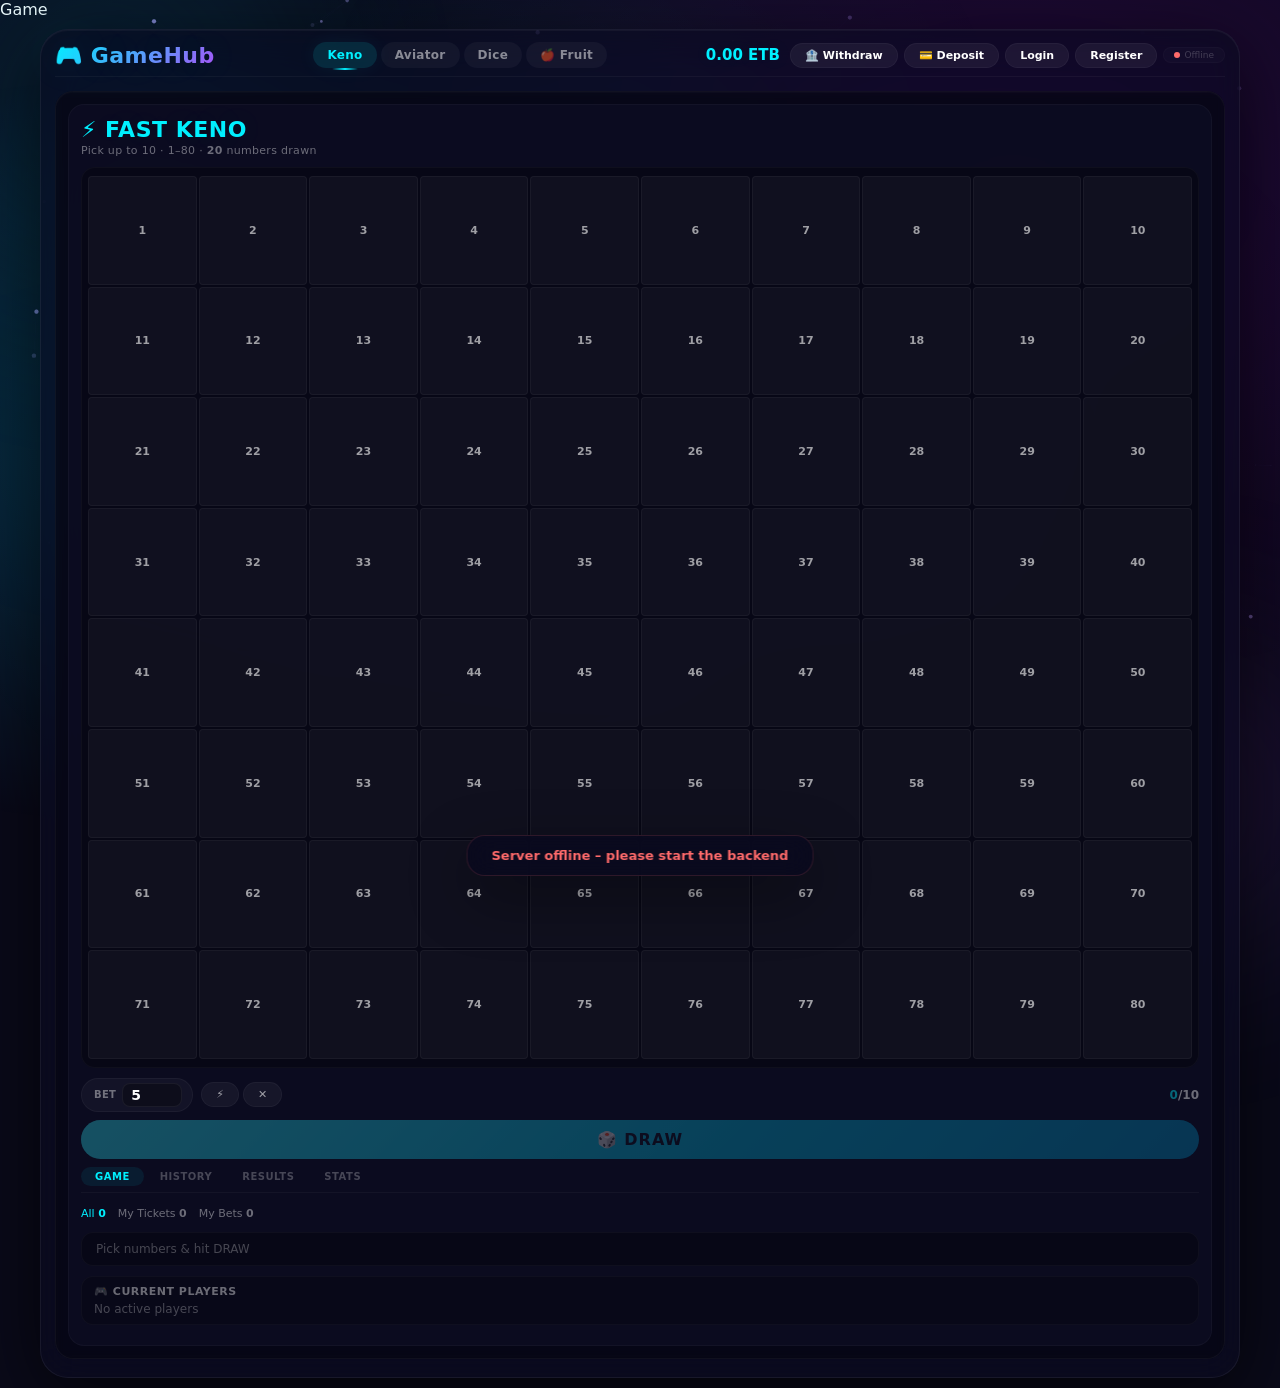
<file: index.html>
Game

<!DOCTYPE html>
<html lang="en">
<head>
    <meta charset="UTF-8" />
    <meta name="viewport" content="width=device-width, initial-scale=1.0, maximum-scale=1.0, user-scalable=no" />
    <title>🎮 GameHub – Multi‑Game Platform</title>
    <style>
        /* ── RESET & BASE ── */
        * {
            margin: 0;
            padding: 0;
            box-sizing: border-box;
        }

        html,
        body {
            width: 100%;
            min-height: 100vh;
            overflow-x: hidden;
            font-family: 'Inter', 'Segoe UI', system-ui, sans-serif;
            color: #fff;
        }

        body {
            background: #0a0a1a;
            position: relative;
        }

        #bg-canvas {
            position: fixed;
            top: 0;
            left: 0;
            width: 100%;
            height: 100%;
            z-index: 0;
            pointer-events: none;
        }

        .bg-overlay {
            position: fixed;
            top: 0;
            left: 0;
            width: 100%;
            height: 100%;
            z-index: 1;
            pointer-events: none;
            background:
                radial-gradient(ellipse at 20% 50%, rgba(0, 200, 255, 0.20) 0%, transparent 60%),
                radial-gradient(ellipse at 80% 20%, rgba(180, 0, 255, 0.15) 0%, transparent 50%),
                radial-gradient(ellipse at 50% 80%, rgba(255, 0, 200, 0.08) 0%, transparent 50%);
            animation: bgPulse 8s ease-in-out infinite alternate;
        }

        @keyframes bgPulse {
            0% {
                opacity: 0.6;
            }
            100% {
                opacity: 1;
            }
        }

        .bg-glow {
            position: fixed;
            top: 0;
            left: 0;
            width: 100%;
            height: 100%;
            z-index: 1;
            pointer-events: none;
            background:
                radial-gradient(circle at 30% 40%, rgba(0, 240, 255, 0.08) 0%, transparent 50%),
                radial-gradient(circle at 70% 60%, rgba(255, 0, 200, 0.06) 0%, transparent 50%),
                radial-gradient(circle at 50% 20%, rgba(0, 255, 200, 0.04) 0%, transparent 40%);
            animation: glowShift 12s ease-in-out infinite alternate;
        }

        @keyframes glowShift {
            0% {
                transform: scale(1) rotate(0deg);
            }
            50% {
                transform: scale(1.05) rotate(2deg);
            }
            100% {
                transform: scale(1) rotate(-2deg);
            }
        }

        .orb {
            position: fixed;
            border-radius: 50%;
            filter: blur(80px);
            pointer-events: none;
            z-index: 1;
            opacity: 0.15;
            animation: orbFloat 20s ease-in-out infinite alternate;
        }
        .orb-1 {
            width: 600px;
            height: 600px;
            background: radial-gradient(circle, #00d4ff, transparent 70%);
            top: -200px;
            left: -200px;
            animation-duration: 25s;
        }
        .orb-2 {
            width: 500px;
            height: 500px;
            background: radial-gradient(circle, #a855f7, transparent 70%);
            bottom: -150px;
            right: -150px;
            animation-duration: 20s;
            animation-delay: 3s;
        }
        .orb-3 {
            width: 400px;
            height: 400px;
            background: radial-gradient(circle, #ff6bff, transparent 70%);
            top: 40%;
            right: 10%;
            animation-duration: 22s;
            animation-delay: 6s;
            opacity: 0.08;
        }

        @keyframes orbFloat {
            0% {
                transform: translate(0, 0) scale(1);
            }
            33% {
                transform: translate(60px, -40px) scale(1.1);
            }
            66% {
                transform: translate(-30px, 50px) scale(0.9);
            }
            100% {
                transform: translate(40px, -20px) scale(1.05);
            }
        }

        /* ── APP CONTAINER (glass) ── */
        .app {
            position: relative;
            z-index: 10;
            max-width: 1200px;
            margin: 10px auto;
            background: rgba(10, 10, 30, 0.70);
            backdrop-filter: blur(20px) saturate(1.4);
            -webkit-backdrop-filter: blur(20px) saturate(1.4);
            border-radius: 28px;
            padding: 12px 14px 18px;
            border: 1px solid rgba(255, 255, 255, 0.06);
            box-shadow:
                0 20px 80px rgba(0, 0, 0, 0.7),
                inset 0 1px 0 rgba(255, 255, 255, 0.04);
            transition: all 0.3s ease;
        }

        /* ── NAVBAR ── */
        .navbar {
            display: flex;
            justify-content: space-between;
            align-items: center;
            flex-wrap: wrap;
            gap: 8px;
            margin-bottom: 14px;
            padding-bottom: 8px;
            border-bottom: 1px solid rgba(255, 255, 255, 0.04);
            position: relative;
        }

        .brand {
            font-size: 22px;
            font-weight: 800;
            background: linear-gradient(135deg, #00f0ff, #a855f7, #00f0ff);
            background-size: 200% 200%;
            -webkit-background-clip: text;
            -webkit-text-fill-color: transparent;
            animation: brandShine 3s ease-in-out infinite alternate;
            text-shadow: 0 0 40px rgba(0, 240, 255, 0.15);
            letter-spacing: 0.5px;
        }

        @keyframes brandShine {
            0% {
                background-position: 0% 50%;
            }
            100% {
                background-position: 100% 50%;
            }
        }

        .nav-links {
            display: flex;
            gap: 4px;
            flex-wrap: wrap;
        }

        .nav-links button {
            background: rgba(255, 255, 255, 0.04);
            border: none;
            padding: 6px 14px;
            border-radius: 24px;
            color: rgba(255, 255, 255, 0.5);
            font-weight: 600;
            font-size: 12px;
            cursor: pointer;
            transition: all 0.25s ease;
            font-family: inherit;
            position: relative;
            letter-spacing: 0.3px;
        }

        .nav-links button:hover {
            background: rgba(255, 255, 255, 0.08);
            color: #fff;
            transform: translateY(-1px);
        }

        .nav-links button.active {
            background: rgba(0, 240, 255, 0.12);
            color: #00f0ff;
            box-shadow: 0 0 20px rgba(0, 240, 255, 0.06);
        }

        .nav-links button.active::after {
            content: '';
            position: absolute;
            bottom: -2px;
            left: 30%;
            right: 30%;
            height: 2px;
            background: linear-gradient(90deg, transparent, #00f0ff, transparent);
            border-radius: 2px;
            animation: navGlow 2s ease-in-out infinite alternate;
        }

        @keyframes navGlow {
            0% {
                opacity: 0.3;
                left: 30%;
                right: 30%;
            }
            100% {
                opacity: 1;
                left: 10%;
                right: 10%;
            }
        }

        .user-area {
            display: flex;
            align-items: center;
            gap: 6px;
            flex-wrap: wrap;
        }

        .user-area .user-info {
            display: flex;
            flex-direction: column;
            align-items: flex-end;
            margin-right: 4px;
        }

        .user-area .user-name {
            font-size: 13px;
            font-weight: 700;
            color: #00f0ff;
            line-height: 1.2;
            text-shadow: 0 0 20px rgba(0, 240, 255, 0.10);
        }

        .user-area .balance {
            font-size: 15px;
            font-weight: 700;
            color: #00f0ff;
            text-shadow: 0 0 20px rgba(0, 240, 255, 0.08);
        }

        .user-area .btn {
            background: rgba(255, 255, 255, 0.06);
            border: none;
            padding: 5px 14px;
            border-radius: 24px;
            color: #fff;
            font-weight: 600;
            font-size: 11px;
            cursor: pointer;
            transition: all 0.25s ease;
            font-family: inherit;
            border: 1px solid rgba(255, 255, 255, 0.04);
        }

        .user-area .btn:hover {
            background: rgba(255, 255, 255, 0.12);
            transform: translateY(-1px);
            box-shadow: 0 4px 20px rgba(255, 255, 255, 0.04);
        }

        .user-area .btn-logout {
            color: #ff6b6b;
            border-color: rgba(255, 107, 107, 0.15);
        }
        .user-area .btn-logout:hover {
            background: rgba(255, 107, 107, 0.12);
        }

        .user-area .btn-change-pw {
            color: #00f0ff;
            border-color: rgba(0, 240, 255, 0.10);
        }
        .user-area .btn-change-pw:hover {
            background: rgba(0, 240, 255, 0.08);
        }

        /* ── SECTIONS ── */
        .section {
            display: none;
            animation: sectionFade 0.4s ease;
        }
        .section.active {
            display: block;
        }

        @keyframes sectionFade {
            0% {
                opacity: 0;
                transform: translateY(12px) scale(0.98);
            }
            100% {
                opacity: 1;
                transform: translateY(0) scale(1);
            }
        }

        .game-container {
            background: rgba(0, 0, 0, 0.25);
            border-radius: 18px;
            padding: 12px;
            border: 1px solid rgba(255, 255, 255, 0.04);
            backdrop-filter: blur(4px);
            box-shadow: inset 0 1px 0 rgba(255, 255, 255, 0.02);
        }

        /* ── KENO ── */
        .keno-wrapper {
            background: rgba(15, 15, 42, 0.60);
            border-radius: 16px;
            padding: 12px 12px 16px;
            border: 1px solid rgba(255, 255, 255, 0.03);
            backdrop-filter: blur(4px);
        }

        .keno-header {
            display: flex;
            justify-content: space-between;
            align-items: center;
            margin-bottom: 2px;
        }

        .keno-title {
            font-size: 22px;
            font-weight: 800;
            color: #00f0ff;
            letter-spacing: 0.5px;
            text-shadow: 0 0 40px rgba(0, 240, 255, 0.10);
        }

        .keno-sub {
            font-size: 11px;
            opacity: 0.4;
            margin-bottom: 10px;
            letter-spacing: 0.3px;
        }

        .keno-grid-wrap {
            background: rgba(0, 0, 0, 0.30);
            border-radius: 14px;
            padding: 8px 6px;
            margin-bottom: 10px;
            position: relative;
            border: 1px solid rgba(255, 255, 255, 0.03);
        }

        .keno-grid {
            display: grid;
            grid-template-columns: repeat(10, 1fr);
            gap: 2px;
        }

        .keno-cell {
            aspect-ratio: 1;
            display: flex;
            align-items: center;
            justify-content: center;
            background: rgba(255, 255, 255, 0.04);
            border-radius: 4px;
            font-size: 11px;
            font-weight: 600;
            color: rgba(255, 255, 255, 0.6);
            cursor: pointer;
            transition: all 0.15s ease;
            border: 1px solid rgba(255, 255, 255, 0.04);
            user-select: none;
            font-variant-numeric: tabular-nums;
            min-height: 28px;
            position: relative;
        }

        .keno-cell:hover {
            background: rgba(255, 255, 255, 0.10);
            transform: scale(1.02);
            z-index: 2;
        }

        .keno-cell.selected {
            background: linear-gradient(135deg, #00f0ff, #0099cc);
            color: #0b0b1a !important;
            border-color: #00f0ff;
            box-shadow: 0 0 24px rgba(0, 240, 255, 0.20), inset 0 0 12px rgba(0, 240, 255, 0.10);
            transform: scale(1.04);
            z-index: 2;
        }

        .keno-cell.drawn {
            background: rgba(255, 255, 255, 0.04);
            color: rgba(255, 255, 255, 0.20) !important;
            cursor: default;
            border-color: rgba(255, 255, 255, 0.02);
        }

        .keno-cell.matched {
            background: linear-gradient(135deg, #00e676, #00c853);
            color: #0b0b1a !important;
            border-color: #00e676;
            box-shadow: 0 0 30px rgba(0, 230, 118, 0.25), inset 0 0 12px rgba(0, 230, 118, 0.10);
            transform: scale(1.06);
            z-index: 3;
            animation: matchPulse 0.8s ease 2;
        }

        @keyframes matchPulse {
            0%,
            100% {
                transform: scale(1.06);
                box-shadow: 0 0 30px rgba(0, 230, 118, 0.25);
            }
            50% {
                transform: scale(1.12);
                box-shadow: 0 0 50px rgba(0, 230, 118, 0.40);
            }
        }

        .keno-cell.winning {
            background: linear-gradient(135deg, #00e676, #00c853);
            color: #0b0b1a !important;
            border-color: #00e676;
            box-shadow: 0 0 35px rgba(0, 230, 118, 0.30);
            transform: scale(1.06);
            z-index: 3;
        }

        .keno-cell.hot {
            color: #ff6b6b !important;
            font-weight: 700;
        }
        .keno-cell.cold {
            color: #4dabf7 !important;
            font-weight: 700;
        }
        .keno-cell.selected.hot,
        .keno-cell.selected.cold,
        .keno-cell.matched.hot,
        .keno-cell.matched.cold,
        .keno-cell.winning.hot,
        .keno-cell.winning.cold,
        .keno-cell.drawn.hot,
        .keno-cell.drawn.cold {
            color: inherit !important;
        }
        .keno-cell.drawn.hot,
        .keno-cell.drawn.cold {
            color: rgba(255, 255, 255, 0.20) !important;
        }
        .keno-cell.selected.hot,
        .keno-cell.selected.cold {
            color: #0b0b1a !important;
        }

        .keno-controls-row {
            display: flex;
            flex-wrap: wrap;
            align-items: center;
            gap: 8px;
            margin-bottom: 8px;
        }

        .keno-bet-area {
            display: flex;
            align-items: center;
            gap: 6px;
            background: rgba(255, 255, 255, 0.04);
            padding: 4px 10px 4px 12px;
            border-radius: 30px;
            border: 1px solid rgba(255, 255, 255, 0.04);
        }

        .keno-bet-area label {
            font-size: 10px;
            font-weight: 600;
            opacity: 0.4;
            text-transform: uppercase;
            letter-spacing: 0.3px;
        }

        .keno-bet-area input {
            background: rgba(0, 0, 0, 0.30);
            border: 1px solid rgba(255, 255, 255, 0.06);
            border-radius: 8px;
            padding: 3px 8px;
            color: #fff;
            font-size: 14px;
            font-weight: 700;
            width: 60px;
            font-family: inherit;
            outline: none;
            transition: border 0.2s;
        }
        .keno-bet-area input:focus {
            border-color: rgba(0, 240, 255, 0.20);
        }

        .keno-actions {
            display: flex;
            gap: 4px;
            flex-wrap: wrap;
        }
        .keno-actions .btn {
            padding: 5px 14px;
            border-radius: 30px;
            font-size: 11px;
            font-weight: 700;
            background: rgba(255, 255, 255, 0.05);
            border: 1px solid rgba(255, 255, 255, 0.04);
            color: rgba(255, 255, 255, 0.6);
            cursor: pointer;
            transition: all 0.2s;
            font-family: inherit;
        }
        .keno-actions .btn:hover {
            background: rgba(255, 255, 255, 0.10);
            color: #fff;
            transform: translateY(-1px);
        }

        .keno-pick-count {
            font-size: 12px;
            font-weight: 600;
            opacity: 0.4;
            margin-left: auto;
        }
        .keno-pick-count strong {
            color: #00f0ff;
            opacity: 1;
        }

        .keno-draw-row {
            display: flex;
            justify-content: center;
            margin-bottom: 6px;
        }

        .keno-draw-btn {
            width: 100%;
            padding: 10px;
            font-size: 16px;
            font-weight: 800;
            border-radius: 40px;
            background: linear-gradient(135deg, #00f0ff, #0099cc);
            color: #0b0b1a;
            border: none;
            cursor: pointer;
            transition: all 0.3s ease;
            font-family: inherit;
            letter-spacing: 1px;
            box-shadow: 0 4px 30px rgba(0, 240, 255, 0.12);
            position: relative;
            overflow: hidden;
        }

        .keno-draw-btn::before {
            content: '';
            position: absolute;
            inset: 0;
            background: linear-gradient(135deg, rgba(255, 255, 255, 0.2), transparent 60%);
            pointer-events: none;
        }

        .keno-draw-btn:hover:not(:disabled) {
            transform: translateY(-2px);
            box-shadow: 0 8px 40px rgba(0, 240, 255, 0.25);
        }

        .keno-draw-btn:disabled {
            opacity: 0.30;
            cursor: not-allowed;
            transform: none;
            box-shadow: none;
        }

        .keno-tabs {
            display: flex;
            gap: 2px;
            margin: 8px 0 6px 0;
            border-bottom: 1px solid rgba(255, 255, 255, 0.04);
            padding-bottom: 6px;
            flex-wrap: wrap;
        }

        .keno-tabs button {
            background: transparent;
            border: none;
            padding: 4px 14px;
            border-radius: 16px;
            color: rgba(255, 255, 255, 0.25);
            font-weight: 600;
            font-size: 10px;
            cursor: pointer;
            transition: all 0.25s ease;
            font-family: inherit;
            text-transform: uppercase;
            letter-spacing: 0.5px;
        }

        .keno-tabs button:hover {
            color: rgba(255, 255, 255, 0.5);
        }

        .keno-tabs button.active {
            background: rgba(0, 240, 255, 0.08);
            color: #00f0ff;
        }

        .tab-panel {
            display: none;
            padding: 4px 0;
            min-height: 40px;
        }
        .tab-panel.active {
            display: block;
        }
        .tab-panel .empty {
            opacity: 0.25;
            font-size: 12px;
        }

        .keno-stats {
            display: flex;
            gap: 12px;
            flex-wrap: wrap;
            align-items: center;
            padding: 4px 0 6px 0;
            font-size: 11px;
            font-weight: 500;
        }
        .keno-stats .stat-item {
            opacity: 0.4;
        }
        .keno-stats .stat-item strong {
            color: #fff;
            opacity: 1;
            font-weight: 700;
        }
        .keno-stats .stat-item.highlight {
            opacity: 1;
            color: #00f0ff;
        }
        .keno-stats .stat-item.highlight strong {
            color: #00f0ff;
        }

        .keno-result {
            padding: 8px 14px;
            background: rgba(0, 0, 0, 0.25);
            border-radius: 12px;
            min-height: 34px;
            margin-top: 6px;
            font-size: 13px;
            display: flex;
            align-items: center;
            gap: 8px;
            flex-wrap: wrap;
            border: 1px solid rgba(255, 255, 255, 0.03);
        }
        .keno-result .empty {
            opacity: 0.25;
        }
        .keno-result .win-badge {
            background: linear-gradient(135deg, #00e676, #00c853);
            color: #0b0b1a;
            padding: 2px 14px;
            border-radius: 20px;
            font-weight: 700;
            font-size: 14px;
            box-shadow: 0 0 20px rgba(0, 230, 118, 0.15);
        }
        .keno-result .lose-badge {
            background: rgba(255, 107, 107, 0.12);
            color: #ff6b6b;
            padding: 2px 14px;
            border-radius: 20px;
            font-weight: 600;
            font-size: 12px;
        }
        .keno-result .match-nums {
            display: flex;
            gap: 3px;
            flex-wrap: wrap;
        }
        .keno-result .match-nums span {
            background: rgba(0, 240, 255, 0.08);
            padding: 0 8px;
            border-radius: 12px;
            font-weight: 600;
            color: #00f0ff;
            font-size: 12px;
        }

        .keno-players {
            margin-top: 10px;
            background: rgba(0, 0, 0, 0.20);
            border-radius: 12px;
            padding: 8px 12px;
            border: 1px solid rgba(255, 255, 255, 0.03);
        }
        .keno-players h4 {
            font-size: 11px;
            opacity: 0.4;
            margin-bottom: 4px;
            text-transform: uppercase;
            letter-spacing: 0.5px;
        }
        .keno-players .player-row {
            display: flex;
            flex-wrap: wrap;
            align-items: center;
            gap: 4px 10px;
            padding: 3px 0;
            border-bottom: 1px solid rgba(255, 255, 255, 0.03);
            font-size: 12px;
        }
        .keno-players .player-row:last-child {
            border-bottom: none;
        }
        .keno-players .player-name {
            font-weight: 600;
            color: #00f0ff;
            min-width: 60px;
            font-size: 12px;
        }
        .keno-players .player-numbers {
            display: flex;
            gap: 2px;
            flex-wrap: wrap;
        }
        .keno-players .player-numbers span {
            background: rgba(255, 255, 255, 0.05);
            padding: 0 6px;
            border-radius: 4px;
            font-size: 10px;
            color: rgba(255, 255, 255, 0.6);
        }
        .keno-players .player-bet {
            opacity: 0.3;
            font-size: 10px;
            margin-left: auto;
        }

        /* ── WINNING BANNER ── */
        .winning-banner {
            display: none;
            background: linear-gradient(135deg, rgba(0, 240, 255, 0.06), rgba(0, 200, 255, 0.02));
            border: 1px solid rgba(0, 240, 255, 0.10);
            border-radius: 12px;
            padding: 4px 10px;
            margin-bottom: 8px;
            align-items: center;
            flex-wrap: nowrap;
            gap: 3px 8px;
            min-height: 28px;
        }
        .winning-banner.visible {
            display: flex;
            animation: bannerIn 0.4s ease;
        }

        @keyframes bannerIn {
            0% {
                opacity: 0;
                transform: scale(0.96);
            }
            100% {
                opacity: 1;
                transform: scale(1);
            }
        }

        .winning-banner .label {
            font-size: 9px;
            font-weight: 700;
            color: #00f0ff;
            text-transform: uppercase;
            letter-spacing: 0.5px;
            white-space: nowrap;
            flex-shrink: 0;
        }
        .winning-banner .balls {
            display: flex;
            flex-wrap: wrap;
            gap: 2px 4px;
            align-items: center;
            flex: 1 1 auto;
            padding: 2px 0;
        }
        .winning-banner .ball {
            display: inline-flex;
            align-items: center;
            justify-content: center;
            min-width: 20px;
            height: 20px;
            background: linear-gradient(135deg, #00f0ff, #0099cc);
            color: #0b0b1a;
            border-radius: 50%;
            font-weight: 700;
            font-size: 9px;
            box-shadow: 0 0 12px rgba(0, 240, 255, 0.12);
            padding: 0 2px;
            animation: popIn 0.25s ease forwards, blinkWin 0.8s ease 4;
            opacity: 0;
            transform: scale(0.4);
            flex-shrink: 0;
            line-height: 1;
            transition: all 0.15s;
        }
        .winning-banner .ball.matched {
            background: linear-gradient(135deg, #f7e05e, #d4a800);
            box-shadow: 0 0 24px rgba(255, 215, 0, 0.30);
            border: 1.5px solid #f7e05e;
            transform: scale(1.06);
            min-width: 22px;
            height: 22px;
            font-size: 10px;
            animation: popIn 0.25s ease forwards, blinkWinGold 0.8s ease 4;
        }
        .winning-banner .ball.revealing {
            animation: popIn 0.25s ease forwards, blinkWin 0.8s ease 4;
        }

        @keyframes popIn {
            0% {
                opacity: 0;
                transform: scale(0.3) rotate(-6deg);
            }
            60% {
                transform: scale(1.15) rotate(2deg);
                opacity: 1;
            }
            100% {
                opacity: 1;
                transform: scale(1) rotate(0deg);
            }
        }

        @keyframes blinkWin {
            0%,
            100% {
                opacity: 1;
                transform: scale(1);
                box-shadow: 0 0 12px rgba(0, 240, 255, 0.12);
            }
            50% {
                opacity: 0.2;
                transform: scale(0.85);
                box-shadow: 0 0 30px rgba(0, 240, 255, 0.35);
            }
        }

        @keyframes blinkWinGold {
            0%,
            100% {
                opacity: 1;
                transform: scale(1.06);
                box-shadow: 0 0 24px rgba(255, 215, 0, 0.30);
            }
            50% {
                opacity: 0.2;
                transform: scale(0.90);
                box-shadow: 0 0 40px rgba(255, 215, 0, 0.50);
            }
        }

        .winning-banner .status-text {
            font-size: 8px;
            opacity: 0.3;
            font-weight: 500;
            white-space: nowrap;
            flex-shrink: 0;
            margin-left: auto;
        }

        /* ── HISTORY / RESULTS / STATS ── */
        .history-entry {
            padding: 5px 8px;
            border-bottom: 1px solid rgba(255, 255, 255, 0.04);
            display: flex;
            flex-wrap: wrap;
            gap: 4px 10px;
            align-items: center;
            font-size: 11px;
            transition: background 0.2s;
        }
        .history-entry:hover {
            background: rgba(255, 255, 255, 0.02);
        }
        .history-entry:last-child {
            border-bottom: none;
        }
        .history-entry .round {
            font-weight: 600;
            color: #00f0ff;
            min-width: 50px;
            font-size: 11px;
        }
        .history-entry .numbers {
            display: flex;
            gap: 2px;
            flex-wrap: wrap;
        }
        .history-entry .numbers span {
            background: rgba(0, 240, 255, 0.06);
            padding: 0 6px;
            border-radius: 6px;
            font-size: 10px;
            font-weight: 600;
            color: #00f0ff;
            min-width: 18px;
            text-align: center;
        }
        .history-entry .info {
            opacity: 0.25;
            font-size: 9px;
            margin-left: auto;
        }
        .history-entry .winners {
            color: #00f0ff;
            font-weight: 600;
            font-size: 10px;
        }

        .results-round-header {
            display: flex;
            flex-wrap: wrap;
            align-items: center;
            gap: 4px 12px;
            padding: 6px 8px;
            background: rgba(255, 255, 255, 0.02);
            border-radius: 8px;
            margin-bottom: 6px;
        }
        .results-round-header .r-title {
            font-weight: 600;
            color: #00f0ff;
            font-size: 12px;
        }
        .results-round-header .r-time {
            opacity: 0.25;
            font-size: 10px;
        }
        .results-winning-numbers {
            display: flex;
            flex-wrap: wrap;
            gap: 2px 4px;
            padding: 3px 0 6px 0;
        }
        .results-winning-numbers .wnum {
            display: inline-flex;
            align-items: center;
            justify-content: center;
            min-width: 20px;
            height: 20px;
            background: rgba(0, 240, 255, 0.06);
            border-radius: 50%;
            font-size: 9px;
            font-weight: 700;
            color: #00f0ff;
            border: 1px solid rgba(0, 240, 255, 0.06);
            padding: 0 2px;
            flex-shrink: 0;
        }
        .results-players {
            display: flex;
            flex-direction: column;
            gap: 2px;
            margin-top: 2px;
        }
        .results-players .rp-row {
            display: flex;
            flex-wrap: wrap;
            align-items: center;
            gap: 4px 10px;
            padding: 3px 6px;
            background: rgba(255, 255, 255, 0.02);
            border-radius: 5px;
            font-size: 11px;
        }
        .results-players .rp-row .rp-name {
            font-weight: 600;
            color: #00f0ff;
            min-width: 50px;
            font-size: 11px;
        }
        .results-players .rp-row .rp-matches {
            opacity: 0.4;
            font-size: 10px;
        }
        .results-players .rp-row .rp-win {
            font-weight: 700;
            font-size: 11px;
            margin-left: auto;
        }
        .results-players .rp-row .rp-win.positive {
            color: #00e676;
        }
        .results-players .rp-row .rp-win.zero {
            opacity: 0.15;
        }
        .results-summary {
            padding: 6px 8px;
            margin-top: 6px;
            border-top: 1px solid rgba(255, 255, 255, 0.04);
            font-size: 10px;
            opacity: 0.35;
            display: flex;
            flex-wrap: wrap;
            gap: 12px;
        }

        .stat-grid {
            display: grid;
            grid-template-columns: repeat(auto-fill, minmax(80px, 1fr));
            gap: 6px;
            padding: 4px 0;
        }
        .stat-card {
            background: rgba(255, 255, 255, 0.03);
            border-radius: 10px;
            padding: 6px 8px;
            text-align: center;
            border: 1px solid rgba(255, 255, 255, 0.04);
            transition: all 0.2s;
        }
        .stat-card:hover {
            background: rgba(255, 255, 255, 0.05);
            transform: translateY(-2px);
        }
        .stat-card .stat-value {
            font-size: 16px;
            font-weight: 800;
            color: #00f0ff;
        }
        .stat-card .stat-label {
            font-size: 8px;
            opacity: 0.35;
            margin-top: 1px;
            text-transform: uppercase;
            letter-spacing: 0.3px;
        }
        .stat-card.green .stat-value {
            color: #00e676;
        }
        .stat-card.gold .stat-value {
            color: #00f0ff;
        }
        .stat-card.pink .stat-value {
            color: #ff6b6b;
        }

        .hot-cold-row {
            display: flex;
            flex-wrap: wrap;
            gap: 8px 20px;
            margin-top: 8px;
            padding: 6px 0;
        }
        .hot-cold-group {
            display: flex;
            flex-wrap: wrap;
            align-items: center;
            gap: 4px;
        }
        .hot-cold-group .label {
            font-size: 10px;
            opacity: 0.4;
            margin-right: 4px;
            font-weight: 600;
        }
        .hot-cold-group .num {
            display: inline-flex;
            align-items: center;
            justify-content: center;
            min-width: 26px;
            height: 26px;
            border-radius: 50%;
            font-weight: 700;
            font-size: 11px;
            padding: 0 2px;
            transition: all 0.2s;
        }
        .hot-cold-group .num.hot {
            background: rgba(255, 0, 0, 0.15);
            color: #ff6b6b;
            border: 1px solid rgba(255, 0, 0, 0.20);
            box-shadow: 0 0 16px rgba(255, 0, 0, 0.06);
        }
        .hot-cold-group .num.cold {
            background: rgba(0, 100, 255, 0.12);
            color: #4dabf7;
            border: 1px solid rgba(0, 100, 255, 0.15);
            box-shadow: 0 0 16px rgba(0, 100, 255, 0.06);
        }
        .top-numbers {
            display: flex;
            flex-wrap: wrap;
            gap: 3px;
            padding: 4px 0;
        }
        .top-numbers .num-badge {
            background: rgba(0, 240, 255, 0.05);
            padding: 2px 10px;
            border-radius: 12px;
            font-weight: 600;
            font-size: 11px;
            color: #00f0ff;
            border: 1px solid rgba(0, 240, 255, 0.06);
            transition: all 0.2s;
        }
        .top-numbers .num-badge:hover {
            background: rgba(0, 240, 255, 0.08);
            transform: scale(1.04);
        }
        .top-numbers .num-badge .count {
            opacity: 0.35;
            font-weight: 400;
            margin-left: 2px;
            font-size: 9px;
        }

        /* ── AVIATOR ── */
        .aviator-container {
            background: rgba(0, 0, 0, 0.25);
            border-radius: 18px;
            padding: 14px 16px;
            border: 1px solid rgba(255, 255, 255, 0.03);
        }
        .aviator-header {
            display: flex;
            justify-content: space-between;
            align-items: center;
            margin-bottom: 8px;
            flex-wrap: wrap;
            gap: 8px;
        }
        .aviator-header .game-brand {
            font-size: 20px;
            font-weight: 700;
            color: #00f0ff;
            text-shadow: 0 0 30px rgba(0, 240, 255, 0.06);
        }
        .aviator-header .controls {
            display: flex;
            gap: 8px;
            align-items: center;
            flex-wrap: wrap;
        }
        .aviator-header .controls label {
            font-size: 11px;
            opacity: 0.4;
            display: flex;
            align-items: center;
            gap: 4px;
            cursor: pointer;
            transition: opacity 0.2s;
        }
        .aviator-header .controls label:hover {
            opacity: 0.7;
        }
        .aviator-header .controls input[type="checkbox"] {
            accent-color: #00f0ff;
            width: 14px;
            height: 14px;
            cursor: pointer;
        }
        .aviator-header .controls input[type="number"] {
            background: rgba(0, 0, 0, 0.30);
            border: 1px solid rgba(255, 255, 255, 0.06);
            border-radius: 6px;
            padding: 3px 6px;
            color: #fff;
            font-size: 12px;
            width: 60px;
            font-family: inherit;
            outline: none;
            transition: border 0.2s;
        }
        .aviator-header .controls input[type="number"]:focus {
            border-color: rgba(0, 240, 255, 0.15);
        }

        .aviator-games {
            display: grid;
            grid-template-columns: 1fr 1fr;
            gap: 12px;
        }
        @media (max-width: 600px) {
            .aviator-games {
                grid-template-columns: 1fr;
            }
        }
        .aviator-game {
            background: rgba(0, 0, 0, 0.20);
            border-radius: 14px;
            padding: 12px;
            border: 1px solid rgba(255, 255, 255, 0.04);
            transition: all 0.3s;
        }
        .aviator-game:hover {
            border-color: rgba(255, 255, 255, 0.06);
        }
        .aviator-game .game-label {
            font-size: 12px;
            font-weight: 700;
            opacity: 0.4;
            margin-bottom: 4px;
        }
        .aviator-game .current-multiplier {
            font-size: 20px;
            font-weight: 700;
            color: #fff;
            text-align: center;
        }
        .aviator-game .aviator-history {
            display: flex;
            gap: 4px;
            overflow-x: auto;
            padding-bottom: 4px;
            margin-bottom: 4px;
            flex-wrap: nowrap;
            scrollbar-width: none;
        }
        .aviator-game .aviator-history::-webkit-scrollbar {
            display: none;
        }
        .aviator-game .history-item {
            background: rgba(255, 255, 255, 0.04);
            padding: 2px 10px;
            border-radius: 12px;
            font-size: 10px;
            font-weight: 600;
            color: rgba(255, 255, 255, 0.4);
            white-space: nowrap;
            border: 1px solid rgba(255, 255, 255, 0.03);
        }
        .aviator-game .history-item.high {
            color: #00e676;
            border-color: rgba(0, 230, 118, 0.08);
        }
        .aviator-game .history-item.low {
            color: #ff6b6b;
            border-color: rgba(255, 107, 107, 0.08);
        }
        .aviator-game .aviator-main {
            text-align: center;
            padding: 8px 0 12px 0;
            min-height: 60px;
            display: flex;
            flex-direction: column;
            justify-content: center;
        }
        .aviator-game .big-multiplier {
            font-size: 42px;
            font-weight: 800;
            color: #fff;
            transition: color 0.3s ease;
            line-height: 1;
            text-shadow: 0 0 40px rgba(255, 255, 255, 0.04);
        }
        .aviator-game .big-multiplier.crashed {
            color: #ff6b6b;
        }
        .aviator-game .game-status {
            font-size: 11px;
            opacity: 0.3;
            margin-top: 2px;
            font-weight: 500;
        }
        .aviator-game .aviator-betslip {
            background: rgba(255, 255, 255, 0.03);
            border-radius: 12px;
            padding: 10px 12px 12px 12px;
            margin-top: 4px;
            border: 1px solid rgba(255, 255, 255, 0.03);
        }
        .aviator-game .bet-label {
            font-size: 10px;
            opacity: 0.4;
            margin-bottom: 4px;
            font-weight: 600;
        }
        .aviator-game .bet-input-group {
            display: flex;
            align-items: center;
            gap: 6px;
            margin-bottom: 6px;
            flex-wrap: wrap;
        }
        .aviator-game .bet-input-group input {
            background: rgba(0, 0, 0, 0.30);
            border: 1px solid rgba(255, 255, 255, 0.06);
            border-radius: 6px;
            padding: 4px 8px;
            color: #fff;
            font-size: 14px;
            font-weight: 700;
            width: 80px;
            font-family: inherit;
            outline: none;
            flex-shrink: 0;
            transition: border 0.2s;
        }
        .aviator-game .bet-input-group input:focus {
            border-color: rgba(0, 240, 255, 0.15);
        }
        .aviator-game .bet-presets {
            display: flex;
            gap: 3px;
            flex-wrap: wrap;
        }
        .aviator-game .bet-presets button {
            background: rgba(255, 255, 255, 0.04);
            border: none;
            padding: 3px 12px;
            border-radius: 6px;
            color: rgba(255, 255, 255, 0.4);
            font-weight: 600;
            font-size: 10px;
            cursor: pointer;
            transition: all 0.2s;
            font-family: inherit;
        }
        .aviator-game .bet-presets button:hover {
            background: rgba(0, 240, 255, 0.08);
            color: #00f0ff;
        }
        .aviator-game .bet-presets button.active {
            background: rgba(0, 240, 255, 0.10);
            color: #00f0ff;
        }
        .aviator-game .bet-btn,
        .aviator-game .cashout-btn {
            width: 100%;
            padding: 8px;
            font-size: 13px;
            font-weight: 700;
            border-radius: 10px;
            border: none;
            cursor: pointer;
            transition: all 0.3s ease;
            font-family: inherit;
            margin-top: 2px;
        }
        .aviator-game .bet-btn {
            background: linear-gradient(135deg, #00f0ff, #0099cc);
            color: #0b0b1a;
            box-shadow: 0 4px 20px rgba(0, 240, 255, 0.08);
        }
        .aviator-game .bet-btn:hover:not(:disabled) {
            transform: translateY(-2px);
            box-shadow: 0 8px 30px rgba(0, 240, 255, 0.18);
        }
        .aviator-game .bet-btn:disabled {
            opacity: 0.30;
            cursor: not-allowed;
            transform: none;
        }
        .aviator-game .cashout-btn {
            background: linear-gradient(135deg, #00e676, #00c853);
            color: #0b0b1a;
            margin-top: 4px;
            animation: pulseCash 1.2s infinite alternate;
            box-shadow: 0 4px 20px rgba(0, 230, 118, 0.06);
        }
        .aviator-game .cashout-btn:hover:not(:disabled) {
            transform: translateY(-2px);
            box-shadow: 0 8px 30px rgba(0, 230, 118, 0.20);
        }
        .aviator-game .cashout-btn:disabled {
            opacity: 0.25;
            cursor: not-allowed;
            transform: none;
            animation: none;
        }
        @keyframes pulseCash {
            0% {
                box-shadow: 0 4px 16px rgba(0, 230, 118, 0.04);
            }
            100% {
                box-shadow: 0 4px 36px rgba(0, 230, 118, 0.20);
            }
        }

        /* ── DICE ── */
        .dice-area {
            text-align: center;
            padding: 12px 0;
        }
        .dice-result {
            font-size: 60px;
            margin: 6px 0;
            text-shadow: 0 0 40px rgba(255, 255, 255, 0.04);
            transition: transform 0.2s;
        }
        .dice-result:hover {
            transform: scale(1.04);
        }
        .dice-options {
            display: flex;
            gap: 10px;
            justify-content: center;
            margin: 10px 0;
        }
        .dice-options button {
            padding: 8px 22px;
            border-radius: 14px;
            border: 2px solid rgba(255, 255, 255, 0.06);
            background: rgba(255, 255, 255, 0.03);
            color: rgba(255, 255, 255, 0.5);
            font-weight: 700;
            font-size: 14px;
            cursor: pointer;
            transition: all 0.25s ease;
            font-family: inherit;
        }
        .dice-options button:hover {
            background: rgba(255, 255, 255, 0.06);
            color: #fff;
        }
        .dice-options button.selected {
            border-color: #00f0ff;
            background: rgba(0, 240, 255, 0.06);
            color: #00f0ff;
            box-shadow: 0 0 24px rgba(0, 240, 255, 0.04);
        }

        /* ── ADMIN ── */
        .admin-panel {
            display: grid;
            grid-template-columns: 1fr 1fr;
            gap: 12px;
        }
        .admin-panel .card {
            background: rgba(255, 255, 255, 0.02);
            border-radius: 16px;
            padding: 12px;
            border: 1px solid rgba(255, 255, 255, 0.04);
            transition: all 0.2s;
        }
        .admin-panel .card:hover {
            border-color: rgba(255, 255, 255, 0.06);
        }
        .admin-panel .card h3 {
            font-size: 13px;
            opacity: 0.4;
            margin-bottom: 8px;
            display: flex;
            justify-content: space-between;
            align-items: center;
            flex-wrap: wrap;
            gap: 4px;
        }
        .admin-panel .card .item {
            display: flex;
            justify-content: space-between;
            align-items: center;
            padding: 5px 0;
            border-bottom: 1px solid rgba(255, 255, 255, 0.04);
            font-size: 12px;
            gap: 4px;
            flex-wrap: wrap;
        }
        .admin-panel .card .item:last-child {
            border-bottom: none;
        }

        /* transaction action buttons */
        .admin-panel .card .item .actions {
            display: flex;
            gap: 4px;
        }
        .admin-panel .card .item .actions button {
            background: rgba(255, 255, 255, 0.04);
            border: none;
            padding: 3px 10px;
            border-radius: 6px;
            color: #fff;
            font-size: 10px;
            cursor: pointer;
            font-family: inherit;
            transition: all 0.2s;
            font-weight: 600;
        }
        .admin-panel .card .item .actions button:hover {
            background: rgba(255, 255, 255, 0.10);
        }
        .admin-panel .card .item .actions .approve {
            color: #00e676;
            border: 1px solid rgba(0, 230, 118, 0.15);
        }
        .admin-panel .card .item .actions .approve:hover {
            background: rgba(0, 230, 118, 0.08);
        }
        .admin-panel .card .item .actions .reject {
            color: #ff6b6b;
            border: 1px solid rgba(255, 107, 107, 0.15);
        }
        .admin-panel .card .item .actions .reject:hover {
            background: rgba(255, 107, 107, 0.08);
        }
        .admin-panel .card .item .actions .delete {
            color: #ff6b6b;
            border: 1px solid rgba(255, 107, 107, 0.08);
        }
        .admin-panel .card .item .actions .delete:hover {
            background: rgba(255, 107, 107, 0.08);
        }
        .admin-panel .card .item .status-badge {
            font-size: 9px;
            padding: 2px 8px;
            border-radius: 10px;
            font-weight: 600;
        }
        .admin-panel .card .item .status-badge.pending {
            background: rgba(255, 215, 0, 0.10);
            color: #f7e05e;
        }
        .admin-panel .card .item .status-badge.approved {
            background: rgba(0, 230, 118, 0.10);
            color: #00e676;
        }
        .admin-panel .card .item .status-badge.rejected {
            background: rgba(255, 107, 107, 0.10);
            color: #ff6b6b;
        }

        .admin-panel .clear-all-btn {
            background: rgba(255, 107, 107, 0.08);
            color: #ff6b6b;
            border: 1px solid rgba(255, 107, 107, 0.10);
            padding: 3px 12px;
            border-radius: 8px;
            cursor: pointer;
            font-size: 10px;
            font-family: inherit;
            transition: all 0.2s;
        }
        .admin-panel .clear-all-btn:hover {
            background: rgba(255, 107, 107, 0.15);
        }

        .admin-manual {
            grid-column: 1 / -1;
            background: rgba(0, 240, 255, 0.03);
            border: 1px solid rgba(0, 240, 255, 0.06);
        }
        .admin-manual .manual-row {
            display: flex;
            flex-wrap: wrap;
            gap: 8px;
            align-items: center;
        }
        .admin-manual .manual-row select,
        .admin-manual .manual-row input {
            background: rgba(0, 0, 0, 0.30);
            border: 1px solid rgba(255, 255, 255, 0.06);
            border-radius: 8px;
            padding: 6px 10px;
            color: #fff;
            font-size: 13px;
            font-weight: 600;
            font-family: inherit;
            outline: none;
            flex: 1;
            min-width: 80px;
            transition: border 0.2s;
        }
        .admin-manual .manual-row select option {
            background: #1a1a3a;
        }
        .admin-manual .manual-row select:focus,
        .admin-manual .manual-row input:focus {
            border-color: rgba(0, 240, 255, 0.15);
        }
        .admin-manual .manual-row .type-group {
            display: flex;
            gap: 3px;
            background: rgba(0, 0, 0, 0.20);
            border-radius: 8px;
            padding: 3px;
        }
        .admin-manual .manual-row .type-group button {
            padding: 5px 16px;
            border: none;
            border-radius: 6px;
            font-weight: 700;
            font-size: 12px;
            cursor: pointer;
            transition: all 0.2s;
            font-family: inherit;
            background: transparent;
            color: rgba(255, 255, 255, 0.25);
        }
        .admin-manual .manual-row .type-group button.active-deposit {
            background: rgba(0, 230, 118, 0.10);
            color: #00e676;
        }
        .admin-manual .manual-row .type-group button.active-withdraw {
            background: rgba(255, 107, 107, 0.10);
            color: #ff6b6b;
        }
        .admin-manual .manual-row .type-group button:hover {
            background: rgba(255, 255, 255, 0.04);
        }
        .admin-manual .manual-row .btn-execute {
            background: linear-gradient(135deg, #00f0ff, #0099cc);
            color: #0b0b1a;
            border: none;
            padding: 6px 24px;
            border-radius: 8px;
            font-weight: 700;
            font-size: 13px;
            cursor: pointer;
            transition: all 0.3s ease;
            font-family: inherit;
            box-shadow: 0 4px 20px rgba(0, 240, 255, 0.06);
        }
        .admin-manual .manual-row .btn-execute:hover {
            transform: translateY(-2px);
            box-shadow: 0 8px 30px rgba(0, 240, 255, 0.15);
        }

        /* ── DIFFICULTY ── */
        .difficulty-selector {
            display: flex;
            gap: 8px;
            flex-wrap: wrap;
            margin: 6px 0 2px 0;
        }
        .difficulty-selector button {
            padding: 6px 20px;
            border-radius: 24px;
            border: 2px solid rgba(255, 255, 255, 0.06);
            background: rgba(255, 255, 255, 0.03);
            color: rgba(255, 255, 255, 0.30);
            font-weight: 700;
            font-size: 12px;
            cursor: pointer;
            transition: all 0.25s ease;
            font-family: inherit;
            text-transform: uppercase;
            letter-spacing: 0.5px;
        }
        .difficulty-selector button:hover {
            background: rgba(255, 255, 255, 0.06);
            color: #fff;
        }
        .difficulty-selector button.active-diff {
            border-color: #00f0ff;
            background: rgba(0, 240, 255, 0.06);
            color: #00f0ff;
            box-shadow: 0 0 30px rgba(0, 240, 255, 0.04);
        }
        .difficulty-selector button.active-diff.easy {
            border-color: #00e676;
            background: rgba(0, 230, 118, 0.06);
            color: #00e676;
        }
        .difficulty-selector button.active-diff.medium {
            border-color: #00f0ff;
            background: rgba(0, 240, 255, 0.06);
            color: #00f0ff;
        }
        .difficulty-selector button.active-diff.hard {
            border-color: #ff6b6b;
            background: rgba(255, 107, 107, 0.06);
            color: #ff6b6b;
        }
        .diff-label {
            font-size: 11px;
            opacity: 0.25;
            margin-right: 4px;
        }
        .diff-status {
            font-size: 12px;
            font-weight: 700;
            margin-left: 6px;
        }
        .diff-status.easy {
            color: #00e676;
        }
        .diff-status.medium {
            color: #00f0ff;
        }
        .diff-status.hard {
            color: #ff6b6b;
        }

        /* ── FRUIT ── */
        .fruit-game-container {
            background: rgba(15, 15, 42, 0.50);
            border-radius: 16px;
            padding: 16px 12px;
            text-align: center;
            border: 1px solid rgba(255, 255, 255, 0.03);
        }
        .fruit-game-container h2 {
            font-size: 20px;
            font-weight: 800;
            color: #00f0ff;
            margin-bottom: 2px;
            text-shadow: 0 0 30px rgba(0, 240, 255, 0.06);
        }
        .fruit-game-container .sub {
            opacity: 0.35;
            font-size: 11px;
            margin-bottom: 6px;
        }
        .fruit-mode-selector {
            display: flex;
            align-items: center;
            justify-content: center;
            gap: 12px;
            margin-bottom: 10px;
            flex-wrap: wrap;
            background: rgba(255, 255, 255, 0.02);
            padding: 6px 14px;
            border-radius: 30px;
            border: 1px solid rgba(255, 255, 255, 0.04);
            max-width: fit-content;
            margin-left: auto;
            margin-right: auto;
        }
        .fruit-mode-selector .mode-label {
            font-size: 11px;
            opacity: 0.35;
            font-weight: 600;
            margin-right: 4px;
        }
        .fruit-mode-selector button {
            padding: 4px 16px;
            border-radius: 24px;
            border: 2px solid rgba(255, 255, 255, 0.04);
            background: rgba(255, 255, 255, 0.02);
            color: rgba(255, 255, 255, 0.30);
            font-weight: 700;
            font-size: 13px;
            cursor: pointer;
            transition: all 0.25s ease;
            font-family: inherit;
        }
        .fruit-mode-selector button:hover {
            background: rgba(255, 255, 255, 0.05);
            color: #fff;
        }
        .fruit-mode-selector button.active-mode {
            border-color: #00f0ff;
            background: rgba(0, 240, 255, 0.06);
            color: #00f0ff;
        }
        .fruit-grid {
            display: grid;
            gap: 6px;
            max-width: 320px;
            margin: 0 auto 12px auto;
            justify-content: center;
        }
        .fruit-grid.mode-3x3 {
            grid-template-columns: repeat(3, 1fr);
        }
        .fruit-grid.mode-5x4 {
            grid-template-columns: repeat(5, 1fr);
        }
        .fruit-cell {
            aspect-ratio: 1;
            display: flex;
            align-items: center;
            justify-content: center;
            font-size: 2.4rem;
            background: rgba(255, 255, 255, 0.03);
            border-radius: 12px;
            border: 2px solid rgba(255, 255, 255, 0.04);
            transition: all 0.15s ease;
            user-select: none;
        }
        .fruit-cell.spinning {
            animation: reelSpin 0.06s steps(1) infinite;
            border-color: rgba(0, 240, 255, 0.10);
        }
        @keyframes reelSpin {
            0% {
                transform: scale(1.02);
            }
            50% {
                transform: scale(0.96);
            }
            100% {
                transform: scale(1.02);
            }
        }
        .fruit-cell.winner {
            border-color: #00e676;
            box-shadow: 0 0 30px rgba(0, 230, 118, 0.12);
            animation: winnerPulse 0.6s ease 3;
        }
        @keyframes winnerPulse {
            0%,
            100% {
                transform: scale(1);
            }
            50% {
                transform: scale(1.06);
            }
        }
        .fruit-result {
            font-size: 15px;
            font-weight: 700;
            min-height: 28px;
            margin: 4px 0 8px 0;
        }
        .fruit-result.win {
            color: #00e676;
            text-shadow: 0 0 30px rgba(0, 230, 118, 0.10);
        }
        .fruit-result.lose {
            color: #ff6b6b;
        }
        .fruit-controls {
            display: flex;
            flex-wrap: wrap;
            justify-content: center;
            align-items: center;
            gap: 8px;
        }
        .fruit-controls input {
            background: rgba(0, 0, 0, 0.30);
            border: 1px solid rgba(255, 255, 255, 0.06);
            border-radius: 8px;
            padding: 6px 10px;
            color: #fff;
            font-size: 14px;
            font-weight: 700;
            width: 70px;
            font-family: inherit;
            outline: none;
            text-align: center;
            transition: border 0.2s;
        }
        .fruit-controls input:focus {
            border-color: rgba(0, 240, 255, 0.15);
        }
        .fruit-controls .btn-spin {
            padding: 8px 32px;
            border-radius: 30px;
            border: none;
            background: linear-gradient(135deg, #00f0ff, #0099cc);
            color: #0b0b1a;
            font-weight: 800;
            font-size: 15px;
            cursor: pointer;
            transition: all 0.3s ease;
            font-family: inherit;
            box-shadow: 0 4px 24px rgba(0, 240, 255, 0.08);
        }
        .fruit-controls .btn-spin:hover:not(:disabled) {
            transform: translateY(-2px);
            box-shadow: 0 8px 36px rgba(0, 240, 255, 0.18);
        }
        .fruit-controls .btn-spin:disabled {
            opacity: 0.30;
            cursor: not-allowed;
            transform: none;
        }
        .fruit-paytable {
            display: flex;
            justify-content: center;
            gap: 12px;
            flex-wrap: wrap;
            margin-top: 10px;
            padding-top: 10px;
            border-top: 1px solid rgba(255, 255, 255, 0.04);
            font-size: 11px;
            opacity: 0.40;
        }
        .fruit-paytable span {
            display: flex;
            align-items: center;
            gap: 4px;
        }
        .fruit-paytable .emoji {
            font-size: 16px;
        }
        .fruit-paytable .mult {
            font-weight: 700;
            color: #00f0ff;
        }

        /* ── BUTTONS ── */
        .btn {
            padding: 8px 20px;
            border: none;
            border-radius: 14px;
            font-weight: 700;
            font-size: 13px;
            cursor: pointer;
            transition: all 0.25s ease;
            font-family: inherit;
            display: inline-flex;
            align-items: center;
            gap: 6px;
        }
        .btn-primary {
            background: linear-gradient(135deg, #00f0ff, #0099cc);
            color: #0b0b1a;
            box-shadow: 0 4px 20px rgba(0, 240, 255, 0.06);
        }
        .btn-primary:hover:not(:disabled) {
            transform: translateY(-2px);
            box-shadow: 0 8px 30px rgba(0, 240, 255, 0.15);
        }
        .btn-primary:disabled {
            opacity: 0.30;
            cursor: not-allowed;
        }
        .btn-success {
            background: linear-gradient(135deg, #00e676, #00c853);
            color: #0b0b1a;
        }
        .btn-danger {
            background: rgba(255, 107, 107, 0.10);
            color: #ff6b6b;
        }
        .btn-sm {
            padding: 4px 14px;
            font-size: 11px;
            border-radius: 10px;
        }
        .btn-outline {
            background: rgba(255, 255, 255, 0.04);
            border: 1px solid rgba(255, 255, 255, 0.04);
            color: rgba(255, 255, 255, 0.5);
        }
        .btn-outline:hover {
            background: rgba(255, 255, 255, 0.08);
            color: #fff;
        }

        /* ── MODALS ── */
        .modal-overlay {
            position: fixed;
            inset: 0;
            background: rgba(0, 0, 0, 0.75);
            backdrop-filter: blur(12px) saturate(1.2);
            -webkit-backdrop-filter: blur(12px) saturate(1.2);
            display: none;
            justify-content: center;
            align-items: center;
            z-index: 1000;
            padding: 16px;
        }
        .modal-overlay.open {
            display: flex;
            animation: modalOverlayIn 0.3s ease;
        }
        @keyframes modalOverlayIn {
            0% {
                opacity: 0;
            }
            100% {
                opacity: 1;
            }
        }
        .modal {
            background: rgba(18, 18, 50, 0.92);
            backdrop-filter: blur(20px);
            border-radius: 28px;
            padding: 28px 24px;
            max-width: 420px;
            width: 100%;
            border: 1px solid rgba(255, 255, 255, 0.06);
            animation: modalIn 0.3s ease;
            box-shadow: 0 40px 100px rgba(0, 0, 0, 0.6);
        }
        @keyframes modalIn {
            0% {
                transform: scale(0.92) translateY(20px);
                opacity: 0;
            }
            100% {
                transform: scale(1) translateY(0);
                opacity: 1;
            }
        }
        .modal h2 {
            font-size: 20px;
            margin-bottom: 2px;
        }
        .modal p.sub {
            opacity: 0.35;
            margin-bottom: 14px;
            font-size: 12px;
        }
        .modal input,
        .modal select {
            width: 100%;
            padding: 10px 14px;
            background: rgba(0, 0, 0, 0.30);
            border: 1px solid rgba(255, 255, 255, 0.06);
            border-radius: 10px;
            color: #fff;
            font-size: 14px;
            margin-bottom: 10px;
            font-family: inherit;
            outline: none;
            transition: border 0.2s;
        }
        .modal input:focus,
        .modal select:focus {
            border-color: rgba(0, 240, 255, 0.15);
        }
        .modal select option {
            background: #1a1a3a;
        }
        .modal .actions {
            display: flex;
            gap: 8px;
            margin-top: 6px;
        }
        .modal .actions .btn {
            flex: 1;
            justify-content: center;
        }
        .modal .error {
            color: #ff6b6b;
            font-size: 12px;
            margin-bottom: 6px;
            min-height: 16px;
        }
        .modal .method-group {
            display: flex;
            gap: 6px;
            margin-bottom: 10px;
            flex-wrap: wrap;
        }
        .modal .method-group button {
            flex: 1;
            padding: 8px 12px;
            border-radius: 12px;
            border: 2px solid rgba(255, 255, 255, 0.04);
            background: rgba(255, 255, 255, 0.02);
            color: rgba(255, 255, 255, 0.30);
            font-weight: 700;
            font-size: 13px;
            cursor: pointer;
            transition: all 0.25s ease;
            font-family: inherit;
            min-width: 60px;
        }
        .modal .method-group button:hover {
            background: rgba(255, 255, 255, 0.05);
        }
        .modal .method-group button.active-method {
            border-color: #00f0ff;
            background: rgba(0, 240, 255, 0.06);
            color: #00f0ff;
        }
        .modal .method-group button.active-method.cbe {
            border-color: #00e676;
            background: rgba(0, 230, 118, 0.04);
            color: #00e676;
        }
        .modal .method-group button.active-method.telebirr {
            border-color: #4dabf7;
            background: rgba(77, 171, 247, 0.04);
            color: #4dabf7;
        }
        .modal .remember-group {
            display: flex;
            align-items: center;
            gap: 8px;
            margin-bottom: 10px;
            font-size: 13px;
            color: rgba(255, 255, 255, 0.6);
        }
        .modal .remember-group input[type="checkbox"] {
            width: auto;
            margin-bottom: 0;
            accent-color: #00f0ff;
            width: 16px;
            height: 16px;
            cursor: pointer;
        }

        /* ── TOAST ── */
        .toast {
            position: fixed;
            bottom: 24px;
            left: 50%;
            transform: translateX(-50%);
            padding: 12px 24px;
            border-radius: 18px;
            font-weight: 600;
            font-size: 13px;
            z-index: 2000;
            background: rgba(10, 10, 30, 0.88);
            backdrop-filter: blur(16px) saturate(1.2);
            border: 1px solid rgba(255, 255, 255, 0.06);
            color: #fff;
            display: none;
            animation: toastIn 0.35s ease;
            max-width: 90%;
            text-align: center;
            box-shadow: 0 20px 60px rgba(0, 0, 0, 0.4);
        }
        .toast.show {
            display: block;
        }
        .toast.success {
            border-color: rgba(0, 230, 118, 0.15);
            color: #00e676;
        }
        .toast.error {
            border-color: rgba(255, 107, 107, 0.15);
            color: #ff6b6b;
        }
        .toast.info {
            border-color: rgba(0, 240, 255, 0.10);
            color: #00f0ff;
        }
        @keyframes toastIn {
            0% {
                transform: translateX(-50%) translateY(30px) scale(0.96);
                opacity: 0;
            }
            100% {
                transform: translateX(-50%) translateY(0) scale(1);
                opacity: 1;
            }
        }

        /* ── SERVER STATUS ── */
        .server-status {
            display: inline-flex;
            align-items: center;
            gap: 4px;
            font-size: 9px;
            color: rgba(255, 255, 255, 0.20);
            padding: 2px 10px;
            border-radius: 14px;
            background: rgba(255, 255, 255, 0.02);
            border: 1px solid rgba(255, 255, 255, 0.02);
        }
        .server-status .dot {
            width: 6px;
            height: 6px;
            border-radius: 50%;
            background: #ff6b6b;
            display: inline-block;
            transition: all 0.3s;
        }
        .server-status .dot.online {
            background: #00e676;
            box-shadow: 0 0 12px rgba(0, 230, 118, 0.15);
        }

        /* ── RESPONSIVE ── */
        @media (max-width: 480px) {
            .app {
                padding: 8px 10px 12px;
                border-radius: 20px;
            }
            .navbar {
                gap: 4px;
                margin-bottom: 8px;
            }
            .brand {
                font-size: 17px;
            }
            .nav-links button {
                font-size: 9px;
                padding: 4px 10px;
            }
            .user-area .balance {
                font-size: 12px;
            }
            .user-area .user-name {
                font-size: 11px;
            }
            .user-area .btn {
                font-size: 9px;
                padding: 3px 10px;
            }
            .keno-wrapper {
                padding: 8px 6px 10px;
            }
            .keno-title {
                font-size: 17px;
            }
            .keno-sub {
                font-size: 9px;
                margin-bottom: 6px;
            }
            .keno-grid {
                gap: 1.5px;
            }
            .keno-cell {
                font-size: 9px;
                border-radius: 3px;
                min-height: 22px;
            }
            .keno-grid-wrap {
                padding: 4px 2px;
                margin-bottom: 6px;
            }
            .keno-controls-row {
                gap: 4px;
                margin-bottom: 4px;
            }
            .keno-bet-area {
                padding: 2px 6px 2px 8px;
            }
            .keno-bet-area input {
                font-size: 12px;
                width: 48px;
                padding: 2px 4px;
            }
            .keno-actions .btn {
                font-size: 9px;
                padding: 3px 10px;
            }
            .keno-pick-count {
                font-size: 10px;
            }
            .keno-draw-btn {
                padding: 8px;
                font-size: 14px;
            }
            .keno-tabs button {
                font-size: 8px;
                padding: 3px 10px;
            }
            .keno-stats {
                font-size: 9px;
                gap: 6px;
            }
            .keno-result {
                padding: 6px 10px;
                font-size: 11px;
                min-height: 28px;
            }
            .keno-result .win-badge {
                font-size: 12px;
                padding: 1px 12px;
            }
            .keno-result .lose-badge {
                font-size: 10px;
                padding: 1px 12px;
            }
            .keno-players {
                padding: 6px 8px;
                margin-top: 6px;
            }
            .keno-players .player-row {
                font-size: 10px;
            }
            .keno-players .player-name {
                font-size: 10px;
                min-width: 40px;
            }
            .keno-players .player-numbers span {
                font-size: 8px;
            }
            .winning-banner {
                padding: 2px 6px;
                min-height: 20px;
                margin-bottom: 4px;
                gap: 2px 4px;
            }
            .winning-banner .label {
                font-size: 7px;
            }
            .winning-banner .ball {
                min-width: 14px;
                height: 14px;
                font-size: 6px;
            }
            .winning-banner .ball.matched {
                min-width: 16px;
                height: 16px;
                font-size: 7px;
                border-width: 1px;
            }
            .winning-banner .balls {
                gap: 1px 2px;
            }
            .winning-banner .status-text {
                font-size: 6px;
            }
            .results-winning-numbers .wnum {
                min-width: 16px;
                height: 16px;
                font-size: 7px;
            }
            .results-players .rp-row {
                font-size: 10px;
            }
            .results-players .rp-row .rp-name {
                font-size: 10px;
                min-width: 40px;
            }
            .stat-grid {
                grid-template-columns: 1fr 1fr;
                gap: 4px;
            }
            .stat-card .stat-value {
                font-size: 14px;
            }
            .stat-card .stat-label {
                font-size: 7px;
            }
            .admin-panel {
                grid-template-columns: 1fr;
                gap: 8px;
            }
            .admin-manual .manual-row {
                flex-direction: column;
                align-items: stretch;
            }
            .admin-manual .manual-row .type-group {
                justify-content: center;
            }
            .aviator-game .big-multiplier {
                font-size: 32px;
            }
            .aviator-games {
                grid-template-columns: 1fr;
            }
            .dice-result {
                font-size: 48px;
            }
            .dice-options button {
                font-size: 12px;
                padding: 6px 16px;
            }
            .fruit-grid {
                gap: 4px;
                max-width: 240px;
            }
            .fruit-grid.mode-3x3 .fruit-cell {
                font-size: 1.8rem;
            }
            .fruit-grid.mode-5x4 .fruit-cell {
                font-size: 1.6rem;
            }
            .difficulty-selector button {
                font-size: 10px;
                padding: 4px 14px;
            }
            .fruit-mode-selector {
                padding: 4px 10px;
                gap: 6px;
            }
            .fruit-mode-selector button {
                font-size: 11px;
                padding: 3px 12px;
            }
            .fruit-mode-selector .mode-label {
                font-size: 9px;
            }
            .orb {
                display: none;
            }
        }

        @media (max-width: 380px) {
            .keno-cell {
                font-size: 7px;
                min-height: 18px;
            }
            .keno-grid {
                gap: 1px;
            }
            .keno-title {
                font-size: 14px;
            }
            .winning-banner .ball {
                min-width: 12px;
                height: 12px;
                font-size: 5px;
            }
            .winning-banner .ball.matched {
                min-width: 14px;
                height: 14px;
                font-size: 6px;
            }
            .fruit-grid {
                max-width: 180px;
            }
            .fruit-grid.mode-3x3 .fruit-cell {
                font-size: 1.4rem;
            }
            .fruit-grid.mode-5x4 .fruit-cell {
                font-size: 1.2rem;
            }
        }
    </style>
</head>
<body>

    <!-- ─── BACKGROUND ─── -->
    <canvas id="bg-canvas"></canvas>
    <div class="bg-overlay"></div>
    <div class="bg-glow"></div>
    <div class="orb orb-1"></div>
    <div class="orb orb-2"></div>
    <div class="orb orb-3"></div>

    <!-- ─── APP ─── -->
    <div class="app" id="app">

        <!-- Navbar -->
        <div class="navbar">
            <div class="brand">🎮 GameHub</div>
            <div class="nav-links" id="navLinks">
                <button class="active" data-section="keno">Keno</button>
                <button data-section="aviator">Aviator</button>
                <button data-section="dice">Dice</button>
                <button data-section="fruit">🍎 Fruit</button>
                <button data-section="admin" id="adminNav" style="display:none;">Admin</button>
            </div>
            <div class="user-area" id="userArea">
                <div class="user-info">
                    <span class="user-name" id="userNameDisplay"></span>
                    <span class="balance" id="balanceDisplay">0.00 ETB</span>
                </div>
                <button class="btn" id="loginBtn">Login</button>
                <button class="btn" id="registerBtn">Register</button>
                <button class="btn btn-change-pw" id="changePwBtn" style="display:none;">🔑</button>
                <button class="btn btn-logout" id="logoutBtn" style="display:none;">Logout</button>
                <span class="server-status" id="serverStatus"><span class="dot" id="serverDot"></span> <span id="serverLabel">Connecting…</span></span>
            </div>
        </div>

        <!-- Keno -->
        <div class="section active" id="section-keno">
            <div class="game-container">
                <div class="keno-wrapper">
                    <div id="winningBanner" class="winning-banner">
                        <span class="label">🎯 WINNING NUMBERS</span>
                        <div class="balls" id="winningBannerBalls"></div>
                        <span class="status-text" id="bannerStatus">Revealing…</span>
                    </div>

                    <div class="keno-header">
                        <span class="keno-title">⚡ FAST KENO</span>
                    </div>
                    <div class="keno-sub">Pick up to 10 · 1–80 · <strong>20</strong> numbers drawn</div>
                    <div class="keno-grid-wrap">
                        <div class="keno-grid" id="kenoGrid"></div>
                    </div>

                    <div class="keno-controls-row">
                        <div class="keno-bet-area">
                            <label>BET</label>
                            <input type="number" id="kenoBet" value="5" step="1" min="1" />
                        </div>
                        <div class="keno-actions">
                            <button class="btn btn-outline" id="kenoQuick">⚡</button>
                            <button class="btn btn-outline" id="kenoClear">✕</button>
                        </div>
                        <div class="keno-pick-count">
                            <strong id="kenoCount">0</strong>/10
                        </div>
                    </div>

                    <div class="keno-draw-row">
                        <button class="keno-draw-btn" id="kenoDraw">🎲 DRAW</button>
                    </div>

                    <div class="keno-tabs">
                        <button class="active" data-tab="game">Game</button>
                        <button data-tab="history">History</button>
                        <button data-tab="results">Results</button>
                        <button data-tab="statistics">Stats</button>
                    </div>

                    <div id="tabGame" class="tab-panel active">
                        <div class="keno-stats">
                            <span class="stat-item highlight">All <strong id="totalPlayersCount">0</strong></span>
                            <span class="stat-item">My Tickets <strong id="myTicketsCount">0</strong></span>
                            <span class="stat-item">My Bets <strong id="myBetsCount">0</strong></span>
                        </div>
                        <div class="keno-result" id="kenoResult">
                            <span class="empty">Pick numbers &amp; hit DRAW</span>
                        </div>
                        <div class="keno-players">
                            <h4>🎮 Current Players</h4>
                            <div id="playersList">
                                <span style="opacity:0.25;font-size:12px;">No active players</span>
                            </div>
                        </div>
                    </div>

                    <div id="tabHistory" class="tab-panel">
                        <div id="historyContent"><span class="empty">No history yet</span></div>
                    </div>
                    <div id="tabResults" class="tab-panel">
                        <div id="resultsContent"><span class="empty">No results yet</span></div>
                    </div>
                    <div id="tabStatistics" class="tab-panel">
                        <div id="statsContent"><span class="empty">No stats</span></div>
                    </div>
                </div>
            </div>
        </div>

        <!-- Aviator -->
        <div class="section" id="section-aviator">
            <div class="game-container aviator-container">
                <div class="aviator-header">
                    <span class="game-brand">✈️ Aviator</span>
                    <div class="controls">
                        <label>
                            <input type="checkbox" id="aviatorDual" checked /> Dual
                        </label>
                        <label>
                            <input type="checkbox" id="aviatorAutoPlay" /> Auto Play
                        </label>
                        <label>
                            Target: <input type="number" id="aviatorAutoTarget" value="2.0" step="0.1" min="1.1" style="width:50px;" />
                        </label>
                        <label>
                            Rounds: <input type="number" id="aviatorAutoRounds" value="5" min="1" step="1" style="width:40px;" />
                        </label>
                        <button class="btn btn-sm btn-primary" id="aviatorAutoStart" style="padding:2px 14px;">Start</button>
                    </div>
                </div>
                <div class="aviator-games" id="aviatorGames"></div>
            </div>
        </div>

        <!-- Dice -->
        <div class="section" id="section-dice">
            <div class="game-container">
                <h2 style="font-size:18px;font-weight:700;color:#00f0ff;">🎲 Dice</h2>
                <p style="opacity:0.35;font-size:12px;margin-bottom:6px;">Over or under 3.5</p>
                <div class="dice-area">
                    <div class="dice-result" id="diceResult">🎲</div>
                    <div class="dice-options">
                        <button data-bet="over" class="selected">Over (3.5)</button>
                        <button data-bet="under">Under (3.5)</button>
                    </div>
                    <div style="display:flex;gap:8px;justify-content:center;flex-wrap:wrap;">
                        <input type="number" id="diceBet" value="5" step="1" min="1" style="background:rgba(0,0,0,0.25);border:1px solid rgba(255,255,255,0.06);border-radius:8px;padding:6px 10px;color:#fff;width:70px;font-family:inherit;font-weight:700;font-size:14px;text-align:center;" />
                        <button class="btn btn-primary" id="diceRoll">🎲 Roll</button>
                    </div>
                    <div id="diceResultText" style="margin-top:8px;min-height:20px;opacity:0.4;font-size:13px;"></div>
                </div>
            </div>
        </div>

        <!-- Fruit -->
        <div class="section" id="section-fruit">
            <div class="game-container">
                <div class="fruit-game-container">
                    <h2>🍎 Fruit Slot</h2>
                    <div class="sub">Match identical fruits in each row to win!</div>

                    <div class="fruit-mode-selector">
                        <span class="mode-label">📐 Grid:</span>
                        <button data-mode="3x3" class="active-mode">3×3</button>
                        <button data-mode="5x4">5×4</button>
                    </div>

                    <div class="fruit-grid mode-3x3" id="fruitGrid"></div>
                    <div class="fruit-result" id="fruitResult">Press SPIN to play</div>
                    <div class="fruit-controls">
                        <input type="number" id="fruitBet" value="5" step="1" min="1" />
                        <button class="btn-spin" id="fruitSpin">🎰 SPIN</button>
                    </div>
                    <div class="fruit-paytable" id="fruitPaytable"></div>
                </div>
            </div>
        </div>

        <!-- Admin -->
        <div class="section" id="section-admin">
            <h2 style="font-size:18px;font-weight:700;color:#00f0ff;">🔧 Admin Panel</h2>
            <div class="admin-panel">
                <!-- Difficulty -->
                <div class="card" style="grid-column:1/-1;background:rgba(0,240,255,0.03);border:1px solid rgba(0,240,255,0.06);">
                    <h3>
                        🎯 Game Difficulty
                        <span class="diff-status" id="diffStatusDisplay">Medium</span>
                    </h3>
                    <div class="difficulty-selector" id="difficultySelector">
                        <button data-diff="easy" class="easy">🟢 Easy</button>
                        <button data-diff="medium" class="medium active-diff medium">🟡 Medium</button>
                        <button data-diff="hard" class="hard">🔴 Hard</button>
                    </div>
                    <p style="font-size:10px;opacity:0.25;margin-top:6px;border-top:1px solid rgba(255,255,255,0.04);padding-top:6px;">
                        Affects payout multipliers for Keno, Aviator, Dice, and Fruit.
                    </p>
                </div>

                <!-- Users -->
                <div class="card" style="grid-column:1/-1;background:rgba(0,240,255,0.03);border:1px solid rgba(0,240,255,0.06);">
                    <h3>
                        👥 Registered Users
                        <span style="font-size:10px;opacity:0.35;font-weight:400;">
                            <span id="userCount">0</span> users
                        </span>
                    </h3>
                    <div id="userListContainer">
                        <p style="opacity:0.25;">Loading users…</p>
                    </div>
                    <p style="font-size:9px;opacity:0.20;margin-top:6px;border-top:1px solid rgba(255,255,255,0.04);padding-top:6px;">
                        💡 All users, transactions and game history are stored on the server.
                    </p>
                </div>

                <!-- Transaction Requests -->
                <div class="card" style="grid-column:1/-1;background:rgba(0,240,255,0.03);border:1px solid rgba(0,240,255,0.06);">
                    <h3>
                        💳 Transaction Requests
                        <span style="font-size:10px;opacity:0.35;font-weight:400;">
                            Pending: <span id="pendingCount">0</span>
                        </span>
                    </h3>
                    <div id="transactionListContainer">
                        <p style="opacity:0.25;">No transactions</p>
                    </div>
                    <div style="display:flex;gap:8px;margin-top:8px;flex-wrap:wrap;border-top:1px solid rgba(255,255,255,0.04);padding-top:8px;">
                        <button class="clear-all-btn" id="clearAllTransactionsBtn">🗑️ Clear All</button>
                        <button class="clear-all-btn" id="approveAllPendingBtn" style="color:#00e676;border-color:rgba(0,230,118,0.10);">✅ Approve All Pending</button>
                        <button class="clear-all-btn" id="rejectAllPendingBtn" style="color:#ff6b6b;border-color:rgba(255,107,107,0.10);">❌ Reject All Pending</button>
                    </div>
                </div>

                <div class="card admin-manual">
                    <h3>💸 Manual Transaction (Admin Only)</h3>
                    <div class="manual-row">
                        <select id="adminUserSelect"><option value="">— Select User —</option></select>
                        <input type="number" id="adminAmount" placeholder="Amount" value="50" step="1" min="1" />
                        <div class="type-group">
                            <button id="adminTypeDeposit" class="active-deposit">💰 Deposit</button>
                            <button id="adminTypeWithdraw">🏦 Withdraw</button>
                        </div>
                        <button class="btn-execute" id="adminExecuteBtn">Execute</button>
                    </div>
                    <div id="adminManualResult" style="margin-top:6px;font-size:12px;min-height:16px;opacity:0.5;"></div>
                </div>
            </div>
        </div>
    </div>

    <!-- Modals -->
    <div class="modal-overlay" id="loginModal">
        <div class="modal">
            <h2>🔐 Login</h2>
            <p class="sub">Enter credentials (case‑sensitive)</p>
            <div class="error" id="loginError"></div>
            <input type="text" id="loginUsername" placeholder="Username" />
            <input type="password" id="loginPassword" placeholder="Password" />
            <div class="remember-group">
                <input type="checkbox" id="loginRemember" />
                <label for="loginRemember">Remember me</label>
            </div>
            <div class="actions">
                <button class="btn btn-primary" id="loginSubmit">Login</button>
                <button class="btn btn-sm" id="loginClose" style="background:rgba(255,255,255,0.04);color:rgba(255,255,255,0.3);">Cancel</button>
            </div>
        </div>
    </div>

    <div class="modal-overlay" id="registerModal">
        <div class="modal">
            <h2>📝 Register</h2>
            <p class="sub">Create account — balance starts at <strong>0</strong></p>
            <div class="error" id="registerError"></div>
            <input type="text" id="registerUsername" placeholder="Username (case‑sensitive)" />
            <input type="password" id="registerPassword" placeholder="Password (case‑sensitive)" />
            <input type="text" id="registerPhone" placeholder="9-digit phone (e.g. 911717171)" maxlength="9" />
            <div class="actions">
                <button class="btn btn-primary" id="registerSubmit">Register</button>
                <button class="btn btn-sm" id="registerClose" style="background:rgba(255,255,255,0.04);color:rgba(255,255,255,0.3);">Cancel</button>
            </div>
        </div>
    </div>

    <div class="modal-overlay" id="changePwModal">
        <div class="modal">
            <h2>🔑 Change Password</h2>
            <p class="sub">Update your password</p>
            <div class="error" id="changePwError"></div>
            <input type="password" id="changePwCurrent" placeholder="Current Password" />
            <input type="password" id="changePwNew" placeholder="New Password" />
            <input type="password" id="changePwConfirm" placeholder="Confirm New" />
            <div class="actions">
                <button class="btn btn-primary" id="changePwSubmit">Update</button>
                <button class="btn btn-sm" id="changePwClose" style="background:rgba(255,255,255,0.04);color:rgba(255,255,255,0.3);">Cancel</button>
            </div>
        </div>
    </div>

    <div class="modal-overlay" id="txModal">
        <div class="modal">
            <h2 id="txModalTitle">💰 Deposit</h2>
            <p class="sub" id="txModalSub">Choose your payment method</p>
            <div class="error" id="txModalError"></div>
            <div class="method-group" id="txMethodGroup">
                <button data-method="cbe" class="active-method cbe">🏦 CBE</button>
                <button data-method="telebirr" class="telebirr">📱 Telebirr</button>
            </div>
            <input type="number" id="txModalAmount" placeholder="Amount (ETB)" value="50" step="1" min="1" />
            <input type="text" id="txModalAccount" placeholder="Account number" />
            <div class="actions">
                <button class="btn btn-primary" id="txModalSubmit">Submit</button>
                <button class="btn btn-sm" id="txModalClose" style="background:rgba(255,255,255,0.04);color:rgba(255,255,255,0.3);">Cancel</button>
            </div>
        </div>
    </div>

    <div class="toast" id="toast"></div>

    <script>
        // ─────────────────────────────────────────────────────────────────
        //  CONFIGURATION
        // ─────────────────────────────────────────────────────────────────

        const SERVER_URL = 'https://gamehub-backend-o3bv.onrender.com';

        // ─────────────────────────────────────────────────────────────────
        //  API CLIENT
        // ─────────────────────────────────────────────────────────────────

        const API = {
            async _fetch(endpoint, options = {}) {
                const url = `${SERVER_URL}${endpoint}`;
                const res = await fetch(url, {
                    ...options,
                    headers: {
                        'Content-Type': 'application/json',
                        ...(options.headers || {}),
                    },
                });
                if (!res.ok) {
                    const err = await res.text();
                    throw new Error(err || `HTTP ${res.status}`);
                }
                return res.json();
            },
            async getUsers() { return this._fetch('/users'); },
            async getUser(username) { return this._fetch(`/users/${username}`); },
            async createUser(userData) { return this._fetch('/users', { method: 'POST', body: JSON.stringify(userData) }); },
            async updateUser(username, data) { return this._fetch(`/users/${username}`, { method: 'PUT', body: JSON
                        .stringify(data) }); },
            async deleteUser(username) { return this._fetch(`/users/${username}`, { method: 'DELETE' }); },
            async getTransactions() { return this._fetch('/transactions'); },
            async addTransaction(txn) { return this._fetch('/transactions', { method: 'POST', body: JSON.stringify(
                        txn) }); },
            async deleteTransaction(id) { return this._fetch(`/transactions/${id}`, { method: 'DELETE' }); },
            async clearTransactions(type) { return this._fetch(`/transactions/clear/${type}`, { method: 'DELETE' }); },
            async getKenoHistory() { return this._fetch('/keno-history'); },
            async addKenoRound(round) { return this._fetch('/keno-history', { method: 'POST', body: JSON.stringify(
                        round) }); },
            async login(username, password) { return this._fetch('/login', { method: 'POST', body: JSON.stringify({
                        username,
                        password
                    }) }); },
            async register(username, password, phone) {
                return this._fetch('/register', {
                    method: 'POST',
                    body: JSON.stringify({ username, password, phone, balance: 0 })
                });
            },
        };

        // ─────────────────────────────────────────────────────────────────
        //  STATE
        // ─────────────────────────────────────────────────────────────────

        let currentUser = null;
        let allUsers = [];
        let transactions = [];
        let kenoHistory = [];
        let serverOnline = false;
        let gameDifficulty = 'medium';

        // Keno state
        let kenoState = {
            selected: new Set(),
            drawn: new Set(),
            matched: new Set(),
            isDrawing: false,
            bet: 5,
            lastResult: null,
            roundNumber: 0,
        };
        let kenoPlayers = {};

        // Aviator instances
        let aviatorGameInstances = [];

        // Fruit state
        let fruitState = {
            isSpinning: false,
            bet: 5,
            result: null,
            mode: '3x3',
        };
        let fruitCells = [];

        // ─────────────────────────────────────────────────────────────────
        //  DOM REFS
        // ─────────────────────────────────────────────────────────────────

        const userNameDisplay = document.getElementById('userNameDisplay');
        const balanceDisplay = document.getElementById('balanceDisplay');
        const loginBtn = document.getElementById('loginBtn');
        const registerBtn = document.getElementById('registerBtn');
        const logoutBtn = document.getElementById('logoutBtn');
        const changePwBtn = document.getElementById('changePwBtn');
        const navLinks = document.getElementById('navLinks');
        const adminNav = document.getElementById('adminNav');
        const sections = document.querySelectorAll('.section');
        const loginModal = document.getElementById('loginModal');
        const registerModal = document.getElementById('registerModal');
        const changePwModal = document.getElementById('changePwModal');
        const txModal = document.getElementById('txModal');
        const loginError = document.getElementById('loginError');
        const registerError = document.getElementById('registerError');
        const changePwError = document.getElementById('changePwError');
        const txModalError = document.getElementById('txModalError');
        const loginUsername = document.getElementById('loginUsername');
        const loginPassword = document.getElementById('loginPassword');
        const loginRemember = document.getElementById('loginRemember');
        const registerUsername = document.getElementById('registerUsername');
        const registerPassword = document.getElementById('registerPassword');
        const registerPhone = document.getElementById('registerPhone');
        const changePwCurrent = document.getElementById('changePwCurrent');
        const changePwNew = document.getElementById('changePwNew');
        const changePwConfirm = document.getElementById('changePwConfirm');
        const txModalTitle = document.getElementById('txModalTitle');
        const txModalSub = document.getElementById('txModalSub');
        const txModalAmount = document.getElementById('txModalAmount');
        const txModalAccount = document.getElementById('txModalAccount');
        const txModalSubmit = document.getElementById('txModalSubmit');
        const txModalClose = document.getElementById('txModalClose');
        const txMethodGroup = document.getElementById('txMethodGroup');
        const toast = document.getElementById('toast');
        let toastTimer = null;

        const adminUserSelect = document.getElementById('adminUserSelect');
        const adminAmount = document.getElementById('adminAmount');
        const adminTypeDeposit = document.getElementById('adminTypeDeposit');
        const adminTypeWithdraw = document.getElementById('adminTypeWithdraw');
        const adminExecuteBtn = document.getElementById('adminExecuteBtn');
        const adminManualResult = document.getElementById('adminManualResult');
        const userListContainer = document.getElementById('userListContainer');
        const userCountSpan = document.getElementById('userCount');
        const transactionListContainer = document.getElementById('transactionListContainer');
        const pendingCountSpan = document.getElementById('pendingCount');

        const winningBanner = document.getElementById('winningBanner');
        const winningBannerBalls = document.getElementById('winningBannerBalls');
        const bannerStatus = document.getElementById('bannerStatus');

        const aviatorGamesContainer = document.getElementById('aviatorGames');
        const aviatorDualCheck = document.getElementById('aviatorDual');
        const aviatorAutoPlayCheck = document.getElementById('aviatorAutoPlay');
        const aviatorAutoTarget = document.getElementById('aviatorAutoTarget');
        const aviatorAutoRounds = document.getElementById('aviatorAutoRounds');
        const aviatorAutoStart = document.getElementById('aviatorAutoStart');

        const serverDot = document.getElementById('serverDot');
        const serverLabel = document.getElementById('serverLabel');

        const diffStatusDisplay = document.getElementById('diffStatusDisplay');
        const difficultySelector = document.getElementById('difficultySelector');

        const fruitGrid = document.getElementById('fruitGrid');
        const fruitBet = document.getElementById('fruitBet');
        const fruitSpin = document.getElementById('fruitSpin');
        const fruitResult = document.getElementById('fruitResult');
        const fruitPaytable = document.getElementById('fruitPaytable');
        const fruitModeButtons = document.querySelectorAll('.fruit-mode-selector button');

        // ─────────────────────────────────────────────────────────────────
        //  HELPERS
        // ─────────────────────────────────────────────────────────────────

        function round2(v) { return Math.round(v * 100) / 100; }

        function format(v) { return v.toFixed(2); }

        function showToast(msg, type = 'info', dur = 2500) {
            if (toastTimer) clearTimeout(toastTimer);
            toast.textContent = msg;
            toast.className = 'toast show ' + type;
            toastTimer = setTimeout(() => { toast.className = 'toast';
                toastTimer = null; }, dur);
        }

        function updateBalanceUI() {
            balanceDisplay.textContent = currentUser ? format(currentUser.balance) + ' ETB' : '0.00 ETB';
            userNameDisplay.textContent = currentUser ? currentUser.username : '';
        }

        function shuffle(arr) { for (let i = arr.length - 1; i > 0; i--) { const j = Math.floor(Math.random() * (i + 1));
                [arr[i], arr[j]] = [arr[j], arr[i]]; } return arr; }

        // ALWAYS 20 numbers drawn (20/80)
        function getKenoDrawCount() { return 20; }

        function getKenoMultiplier(matchCount, difficulty) {
            const multipliers = {
                easy: { 10: 600, 9: 120, 8: 40, 7: 14, 6: 5, 5: 2, 4: 0.7, 0: 0 },
                medium: { 10: 500, 9: 100, 8: 30, 7: 10, 6: 4, 5: 1.5, 4: 0.5, 0: 0 },
                hard: { 10: 350, 9: 70, 8: 20, 7: 6, 6: 2.5, 5: 1, 4: 0.3, 0: 0 },
            };
            const diff = difficulty || 'medium';
            const map = multipliers[diff] || multipliers.medium;
            return map[matchCount] || 0;
        }

        function getDiceMultiplier(difficulty) {
            const map = { easy: 2.8, medium: 1.9, hard: 1.3 };
            return map[difficulty] || 1.9;
        }

        function getAviatorCrashDistribution(difficulty) {
            const dist = {
                easy: { low: 0.02, midLow: 0.08, mid: 0.25, midHigh: 0.55, high: 0.82, veryHigh: 0.96 },
                medium: { low: 0.05, midLow: 0.15, mid: 0.35, midHigh: 0.60, high: 0.80, veryHigh: 0.94 },
                hard: { low: 0.10, midLow: 0.25, mid: 0.45, midHigh: 0.70, high: 0.88, veryHigh: 0.96 },
            };
            return dist[difficulty] || dist.medium;
        }

        function getFruitRowMultiplier(difficulty) {
            const map = { easy: 3.0, medium: 2.0, hard: 1.2 };
            return map[difficulty] || 2.0;
        }

        // ─────────────────────────────────────────────────────────────────
        //  DIFFICULTY
        // ─────────────────────────────────────────────────────────────────

        function setDifficulty(diff) {
            gameDifficulty = diff;
            document.querySelectorAll('.difficulty-selector button').forEach(btn => {
                btn.classList.remove('active-diff', 'easy', 'medium', 'hard');
                if (btn.dataset.diff === diff) {
                    btn.classList.add('active-diff', diff);
                }
            });
            const labels = { easy: '🟢 Easy', medium: '🟡 Medium', hard: '🔴 Hard' };
            diffStatusDisplay.textContent = labels[diff] || 'Medium';
            diffStatusDisplay.className = 'diff-status ' + diff;
            showToast('Difficulty set to: ' + labels[diff], 'info', 1500);
            updateKenoUI();
            applyHotColdToGrid();
            aviatorGameInstances.forEach(g => { g.crashDist = getAviatorCrashDistribution(gameDifficulty); });
            updateFruitPaytable();
        }

        function updateFruitPaytable() {
            const mult = getFruitRowMultiplier(gameDifficulty);
            fruitPaytable.innerHTML = `
                    <span>🎯 Any matching row <span class="mult">${mult}×</span></span>
                    <span>🌟 Multiple rows: +${Math.round(mult*0.5)}× per extra row</span>
                `;
        }

        // ─────────────────────────────────────────────────────────────────
        //  SERVER CONNECTION
        // ─────────────────────────────────────────────────────────────────

        async function checkServer() {
            try {
                const res = await fetch(`${SERVER_URL}/ping`);
                if (res.ok) {
                    serverOnline = true;
                    serverDot.className = 'dot online';
                    serverLabel.textContent = 'Online';
                    return true;
                }
            } catch (e) { /* ignore */ }
            serverOnline = false;
            serverDot.className = 'dot';
            serverLabel.textContent = 'Offline';
            return false;
        }

        // ─────────────────────────────────────────────────────────────────
        //  DATA LOADING
        // ─────────────────────────────────────────────────────────────────

        async function loadAllData() {
            try {
                const [users, txns, history] = await Promise.all([
                    API.getUsers(),
                    API.getTransactions(),
                    API.getKenoHistory(),
                ]);
                allUsers = users;
                transactions = txns;
                kenoHistory = history;
                return true;
            } catch (e) {
                console.error('Failed to load data:', e);
                showToast('Cannot connect to server.', 'error', 3000);
                return false;
            }
        }

        async function refreshData() {
            await loadAllData();
            updateUI();
            renderAdminPanel();
            renderUserList();
            renderTransactionList();
            populateAdminUserSelect();
            renderHistory();
            renderResults();
            renderStatistics();
            applyHotColdToGrid();
        }

        // ─────────────────────────────────────────────────────────────────
        //  AUTH (case‑sensitive)
        // ─────────────────────────────────────────────────────────────────

        // DEFAULT ADMIN ACCOUNT
        const DEFAULT_ADMIN = { username: 'admin', password: 'admin123', isAdmin: true };

        async function login(username, password, remember = false) {
            try {
                // Check default admin first
                if (username === DEFAULT_ADMIN.username && password === DEFAULT_ADMIN.password) {
                    // Check if admin exists in DB, if not create
                    let adminUser = allUsers.find(u => u.username === DEFAULT_ADMIN.username);
                    if (!adminUser) {
                        try {
                            await API.register(DEFAULT_ADMIN.username, DEFAULT_ADMIN.password, '+251999999999');
                            await refreshData();
                            adminUser = allUsers.find(u => u.username === DEFAULT_ADMIN.username);
                        } catch (e) {
                            console.warn('Admin registration failed, might already exist');
                        }
                    }
                    if (adminUser) {
                        // Ensure admin flag
                        if (!adminUser.isAdmin) {
                            await API.updateUser(DEFAULT_ADMIN.username, { isAdmin: true });
                            adminUser.isAdmin = true;
                        }
                        currentUser = { ...adminUser, isAdmin: true };
                        if (remember) {
                            localStorage.setItem('gamehub_user', JSON.stringify(currentUser));
                            localStorage.setItem('gamehub_creds', JSON.stringify({ username, password }));
                        } else {
                            sessionStorage.setItem('currentUser', JSON.stringify(currentUser));
                            localStorage.removeItem('gamehub_user');
                            localStorage.removeItem('gamehub_creds');
                        }
                        loginError.textContent = '';
                        loginModal.classList.remove('open');
                        showToast('Welcome Admin!', 'success');
                        await refreshData();
                        addPlayer(currentUser.username);
                        updateUI();
                        initKeno();
                        initAviator();
                        initDice();
                        initFruit();
                        return true;
                    }
                }

                const result = await API.login(username, password);
                if (result.success) {
                    currentUser = result.user;
                    if (remember) {
                        localStorage.setItem('gamehub_user', JSON.stringify(currentUser));
                        localStorage.setItem('gamehub_creds', JSON.stringify({ username, password }));
                    } else {
                        sessionStorage.setItem('currentUser', JSON.stringify(currentUser));
                        localStorage.removeItem('gamehub_user');
                        localStorage.removeItem('gamehub_creds');
                    }
                    loginError.textContent = '';
                    loginModal.classList.remove('open');
                    showToast('Welcome, ' + currentUser.username + '!', 'success');
                    await refreshData();
                    addPlayer(currentUser.username);
                    updateUI();
                    initKeno();
                    initAviator();
                    initDice();
                    initFruit();
                    return true;
                } else {
                    loginError.textContent = 'Invalid username or password';
                    return false;
                }
            } catch (e) {
                loginError.textContent = 'Server error: ' + e.message;
                return false;
            }
        }

        async function register(username, password, phoneInput) {
            const phoneDigits = phoneInput.trim();
            if (!/^\d{9}$/.test(phoneDigits)) {
                registerError.textContent = 'Phone must be exactly 9 digits (e.g. 911717171)';
                return false;
            }
            const fullPhone = '+251' + phoneDigits;
            if (allUsers.some(u => u.phone === fullPhone)) {
                registerError.textContent = 'Phone number already registered.';
                return false;
            }
            if (username.length < 3) { registerError.textContent = 'Username min 3 chars.'; return false; }
            if (password.length < 3) { registerError.textContent = 'Password min 3 chars.'; return false; }
            if (allUsers.some(u => u.username === username)) {
                registerError.textContent = 'Username already taken.';
                return false;
            }
            try {
                const result = await API.register(username, password, fullPhone);
                if (result.success) {
                    registerError.textContent = '';
                    registerModal.classList.remove('open');
                    showToast('Account created! Please login.', 'success');
                    await refreshData();
                    return true;
                } else {
                    registerError.textContent = result.message || 'Registration failed';
                    return false;
                }
            } catch (e) {
                registerError.textContent = 'Server error: ' + e.message;
                return false;
            }
        }

        function logout() {
            if (currentUser) removePlayer(currentUser.username);
            sessionStorage.removeItem('currentUser');
            localStorage.removeItem('gamehub_user');
            localStorage.removeItem('gamehub_creds');
            currentUser = null;
            updateUI();
            showToast('Logged out', 'info');
        }

        async function changePassword(username, currentPw, newPw, confirmPw) {
            if (newPw.length < 3) { changePwError.textContent = 'New password min 3 chars'; return false; }
            if (newPw !== confirmPw) { changePwError.textContent = 'Passwords do not match'; return false; }
            try {
                const user = await API.getUser(username);
                if (!user) { changePwError.textContent = 'User not found'; return false; }
                if (user.password !== currentPw) { changePwError.textContent = 'Current password is incorrect'; return false; }
                await API.updateUser(username, { password: newPw });
                if (currentUser && currentUser.username === username) {
                    currentUser.password = newPw;
                    if (localStorage.getItem('gamehub_user')) {
                        localStorage.setItem('gamehub_user', JSON.stringify(currentUser));
                        const creds = JSON.parse(localStorage.getItem('gamehub_creds') || '{}');
                        creds.password = newPw;
                        localStorage.setItem('gamehub_creds', JSON.stringify(creds));
                    } else {
                        sessionStorage.setItem('currentUser', JSON.stringify(currentUser));
                    }
                }
                changePwError.textContent = '';
                changePwModal.classList.remove('open');
                showToast('Password updated!', 'success');
                await refreshData();
                return true;
            } catch (e) {
                changePwError.textContent = 'Server error: ' + e.message;
                return false;
            }
        }

        // ─────────────────────────────────────────────────────────────────
        //  DEPOSIT / WITHDRAW
        // ─────────────────────────────────────────────────────────────────

        let txMethod = 'cbe';
        let txType = 'deposit';

        function openTxModal(type) {
            if (!currentUser) { showToast('Please login', 'error'); return; }
            txType = type;
            txModalTitle.textContent = type === 'deposit' ? '💰 Deposit' : '🏦 Withdraw';
            txModalSub.textContent = type === 'deposit' ? 'Choose payment method to deposit' :
                'Choose method to receive funds';
            txModalError.textContent = '';
            txModalAmount.value = type === 'deposit' ? '50' : '20';
            txModalAccount.value = '';
            txMethod = 'cbe';
            updateTxMethodUI();
            txModal.classList.add('open');
        }

        function updateTxMethodUI() {
            document.querySelectorAll('#txMethodGroup button').forEach(btn => {
                btn.classList.remove('active-method', 'cbe', 'telebirr');
                if (btn.dataset.method === txMethod) {
                    btn.classList.add('active-method', txMethod);
                }
            });
            const placeholder = txMethod === 'cbe' ? '13-digit CBE account number' : 'Telebirr phone number (9 digits)';
            txModalAccount.placeholder = placeholder;
            const maxLen = txMethod === 'cbe' ? 13 : 9;
            txModalAccount.maxLength = maxLen;
            txModalAccount.type = 'text';
        }

        async function submitTx() {
            const amount = parseFloat(txModalAmount.value);
            const account = txModalAccount.value.trim();
            if (isNaN(amount) || amount <= 0) { txModalError.textContent = 'Invalid amount'; return; }
            if (txType === 'withdraw' && amount > currentUser.balance) {
                txModalError.textContent = 'Insufficient balance';
                return;
            }
            if (txMethod === 'cbe') {
                if (!/^\d{13}$/.test(account)) {
                    txModalError.textContent = 'CBE account must be exactly 13 digits';
                    return;
                }
            } else {
                if (!/^\d{9}$/.test(account)) {
                    txModalError.textContent = 'Telebirr phone must be exactly 9 digits';
                    return;
                }
            }
            const fullAccount = txMethod === 'telebirr' ? '+251' + account : account;
            try {
                if (txType === 'deposit') {
                    await API.addTransaction({
                        username: currentUser.username,
                        type: 'deposit',
                        amount: amount,
                        status: 'pending',
                        details: `${txMethod.toUpperCase()}: ${fullAccount}`,
                        timestamp: new Date().toISOString(),
                    });
                    showToast(`Deposit request for ${format(amount)} ETB via ${txMethod.toUpperCase()} submitted.`,
                    'info');
                } else {
                    // Withdraw - deduct balance immediately, request is pending
                    const newBalance = round2(currentUser.balance - amount);
                    await API.updateUser(currentUser.username, { balance: newBalance });
                    currentUser.balance = newBalance;
                    sessionStorage.setItem('currentUser', JSON.stringify(currentUser));
                    updateBalanceUI();
                    await API.addTransaction({
                        username: currentUser.username,
                        type: 'withdraw',
                        amount: amount,
                        status: 'pending',
                        details: `${txMethod.toUpperCase()}: ${fullAccount}`,
                        timestamp: new Date().toISOString(),
                    });
                    showToast(`Withdrawal of ${format(amount)} ETB to ${txMethod.toUpperCase()} requested.`, 'info');
                }
                txModal.classList.remove('open');
                await refreshData();
            } catch (e) {
                txModalError.textContent = 'Error: ' + e.message;
            }
        }

        // ─────────────────────────────────────────────────────────────────
        //  TRANSACTION MANAGEMENT (Admin)
        // ─────────────────────────────────────────────────────────────────

        async function approveTransaction(id) {
            if (!currentUser || !currentUser.isAdmin) { showToast('Admin only', 'error'); return; }
            try {
                const txn = transactions.find(t => t.id === id);
                if (!txn) { showToast('Transaction not found', 'error'); return; }
                if (txn.status !== 'pending') { showToast('Transaction already processed', 'info'); return; }

                if (txn.type === 'deposit') {
                    // Add balance to user
                    const user = await API.getUser(txn.username);
                    if (user) {
                        const newBal = round2(user.balance + txn.amount);
                        await API.updateUser(txn.username, { balance: newBal });
                        if (currentUser && currentUser.username === txn.username) {
                            currentUser.balance = newBal;
                            sessionStorage.setItem('currentUser', JSON.stringify(currentUser));
                            updateBalanceUI();
                        }
                    }
                }
                // For withdrawals, balance was already deducted, just mark as sent
                await API.updateUser(txn.username, { balance: txn.type === 'withdraw' ? round2((await API.getUser(txn
                        .username)).balance) : undefined });
                await API.deleteTransaction(id);
                // Add a completed transaction record
                await API.addTransaction({
                    username: txn.username,
                    type: txn.type,
                    amount: txn.amount,
                    status: txn.type === 'deposit' ? 'approved' : 'sent',
                    details: `${txn.details} (${txn.type === 'deposit' ? 'Approved' : 'Sent'})`,
                    timestamp: new Date().toISOString(),
                });
                showToast(`✅ ${txn.type} of ${format(txn.amount)} ETB approved for ${txn.username}`, 'success');
                await refreshData();
            } catch (e) {
                showToast('Error: ' + e.message, 'error');
            }
        }

        async function rejectTransaction(id) {
            if (!currentUser || !currentUser.isAdmin) { showToast('Admin only', 'error'); return; }
            try {
                const txn = transactions.find(t => t.id === id);
                if (!txn) { showToast('Transaction not found', 'error'); return; }
                if (txn.status !== 'pending') { showToast('Transaction already processed', 'info'); return; }

                if (txn.type === 'withdraw') {
                    // Refund the balance
                    const user = await API.getUser(txn.username);
                    if (user) {
                        const newBal = round2(user.balance + txn.amount);
                        await API.updateUser(txn.username, { balance: newBal });
                        if (currentUser && currentUser.username === txn.username) {
                            currentUser.balance = newBal;
                            sessionStorage.setItem('currentUser', JSON.stringify(currentUser));
                            updateBalanceUI();
                        }
                    }
                }
                await API.deleteTransaction(id);
                // Add a rejected transaction record
                await API.addTransaction({
                    username: txn.username,
                    type: txn.type,
                    amount: txn.amount,
                    status: 'rejected',
                    details: `${txn.details} (Rejected)`,
                    timestamp: new Date().toISOString(),
                });
                showToast(`❌ ${txn.type} of ${format(txn.amount)} ETB rejected for ${txn.username}`, 'info');
                await refreshData();
            } catch (e) {
                showToast('Error: ' + e.message, 'error');
            }
        }

        async function deleteTransaction(id) {
            if (!currentUser || !currentUser.isAdmin) return;
            if (!confirm('Delete this transaction record?')) return;
            try {
                await API.deleteTransaction(id);
                await refreshData();
                showToast('Deleted', 'info');
            } catch (e) {
                showToast('Error: ' + e.message, 'error');
            }
        }

        function renderTransactionList() {
            if (!currentUser || !currentUser.isAdmin) {
                transactionListContainer.innerHTML = '<p style="opacity:0.25;">Admin only</p>';
                return;
            }
            const pending = transactions.filter(t => t.status === 'pending');
            const completed = transactions.filter(t => t.status !== 'pending');

            pendingCountSpan.textContent = pending.length;

            if (transactions.length === 0) {
                transactionListContainer.innerHTML = '<p style="opacity:0.25;">No transactions</p>';
                return;
            }

            let html = '';

            // Pending first
            if (pending.length > 0) {
                html += `<div style="font-size:10px;opacity:0.4;margin:4px 0;">⏳ Pending Requests</div>`;
                pending.forEach(t => {
                    const isDeposit = t.type === 'deposit';
                    html += `
                            <div class="item" style="border-left:3px solid ${isDeposit ? '#f7e05e' : '#ff6b6b'};padding-left:8px;">
                                <span><strong>${t.username}</strong> — ${isDeposit ? '💰' : '🏦'} ${format(t.amount)} ETB</span>
                                <span class="status-badge pending">pending</span>
                                <div class="actions">
                                    <button class="approve" data-id="${t.id}">✅ Approve</button>
                                    <button class="reject" data-id="${t.id}">❌ Reject</button>
                                </div>
                            </div>
                        `;
                });
            }

            // Completed
            if (completed.length > 0) {
                html += `<div style="font-size:10px;opacity:0.4;margin:8px 0 4px 0;">📋 History</div>`;
                const recent = completed.slice(-10).reverse();
                recent.forEach(t => {
                    const isApproved = t.status === 'approved' || t.status === 'sent';
                    const isDeposit = t.type === 'deposit';
                    html += `
                            <div class="item">
                                <span><strong>${t.username}</strong> — ${isDeposit ? '💰' : '🏦'} ${format(t.amount)} ETB</span>
                                <span class="status-badge ${isApproved ? 'approved' : 'rejected'}">${t.status}</span>
                                <div class="actions">
                                    <button class="delete" data-id="${t.id}">🗑️</button>
                                </div>
                            </div>
                        `;
                });
            }

            transactionListContainer.innerHTML = html;

            // Bind events
            transactionListContainer.querySelectorAll('.approve').forEach(btn => {
                btn.onclick = function() { approveTransaction(this.dataset.id); };
            });
            transactionListContainer.querySelectorAll('.reject').forEach(btn => {
                btn.onclick = function() { rejectTransaction(this.dataset.id); };
            });
            transactionListContainer.querySelectorAll('.delete').forEach(btn => {
                btn.onclick = function() { deleteTransaction(this.dataset.id); };
            });
        }

        // ─────────────────────────────────────────────────────────────────
        //  UI UPDATE
        // ─────────────────────────────────────────────────────────────────

        function updateUI() {
            if (currentUser) {
                loginBtn.style.display = 'none';
                registerBtn.style.display = 'none';
                logoutBtn.style.display = 'inline-block';
                changePwBtn.style.display = 'inline-block';
                adminNav.style.display = currentUser.isAdmin ? 'inline-block' : 'none';
                if (!currentUser.isAdmin) document.getElementById('section-admin').classList.remove('active');
            } else {
                loginBtn.style.display = 'inline-block';
                registerBtn.style.display = 'inline-block';
                logoutBtn.style.display = 'none';
                changePwBtn.style.display = 'none';
                adminNav.style.display = 'none';
                if (document.getElementById('section-admin').classList.contains('active')) switchSection('keno');
            }
            updateBalanceUI();
            populateAdminUserSelect();
            renderUserList();
            renderTransactionList();
            renderAdminPanel();
            updatePlayersList();
            updateKenoStats();
        }

        function switchSection(sectionId) {
            sections.forEach(sec => sec.classList.remove('active'));
            const target = document.getElementById('section-' + sectionId);
            if (target) target.classList.add('active');
            document.querySelectorAll('.nav-links button').forEach(btn => {
                btn.classList.toggle('active', btn.dataset.section === sectionId);
            });
            if (sectionId === 'keno') {
                setTimeout(() => { updateKenoUI();
                    updatePlayersList();
                    updateKenoStats();
                    renderHistory();
                    renderResults();
                    renderStatistics();
                    applyHotColdToGrid(); }, 30);
            }
            if (sectionId === 'admin') {
                populateAdminUserSelect();
                renderUserList();
                renderTransactionList();
                renderAdminPanel();
            }
            if (sectionId === 'fruit') {
                updateFruitPaytable();
            }
        }

        // ─────────────────────────────────────────────────────────────────
        //  ADMIN – User List
        // ─────────────────────────────────────────────────────────────────

        function renderUserList() {
            if (allUsers.length === 0) {
                userListContainer.innerHTML = '<p style="opacity:0.25;">No registered users yet</p>';
                userCountSpan.textContent = '0';
                return;
            }
            userCountSpan.textContent = allUsers.length;
            let html = '';
            allUsers.forEach(u => {
                const isAdmin = u.isAdmin ? '👑 Admin' : '👤 User';
                const phoneDisplay = u.phone || 'N/A';
                html += `
                        <div class="item">
                            <span><strong>${u.username}</strong> — ${phoneDisplay} — ${format(u.balance)} ETB <span style="opacity:0.25;font-size:10px;">${isAdmin}</span></span>
                        </div>
                    `;
            });
            userListContainer.innerHTML = html;
        }

        function populateAdminUserSelect() {
            adminUserSelect.innerHTML = '<option value="">— Select User —</option>';
            allUsers.forEach(u => {
                const opt = document.createElement('option');
                opt.value = u.username;
                opt.textContent = u.username + ' (' + format(u.balance) + ')';
                adminUserSelect.appendChild(opt);
            });
        }

        let adminTxType = 'deposit';
        adminTypeDeposit.addEventListener('click', function() { adminTxType = 'deposit';
            this.className = 'active-deposit';
            adminTypeWithdraw.className = '';
            adminManualResult.textContent = ''; });
        adminTypeWithdraw.addEventListener('click', function() { adminTxType = 'withdraw';
            this.className = 'active-withdraw';
            adminTypeDeposit.className = '';
            adminManualResult.textContent = ''; });

        adminExecuteBtn.addEventListener('click', async function() {
            if (!currentUser || !currentUser.isAdmin) { showToast('Admin only', 'error'); return; }
            const username = adminUserSelect.value;
            if (!username) { adminManualResult.textContent = '⚠️ Select a user.'; return; }
            const amount = parseFloat(adminAmount.value);
            if (isNaN(amount) || amount <= 0) { adminManualResult.textContent = '⚠️ Valid amount.'; return; }
            try {
                const user = await API.getUser(username);
                if (!user) { adminManualResult.textContent = '⚠️ User not found.'; return; }
                if (adminTxType === 'withdraw' && amount > user.balance) {
                    adminManualResult.textContent = '⚠️ Insufficient balance.';
                    return;
                }
                const newBalance = adminTxType === 'deposit' ? round2(user.balance + amount) : round2(user.balance -
                amount);
                await API.updateUser(username, { balance: newBalance });
                await API.addTransaction({
                    username,
                    type: adminTxType,
                    amount,
                    status: adminTxType === 'deposit' ? 'approved' : 'sent',
                    details: 'Manual by admin',
                    timestamp: new Date().toISOString(),
                });
                if (currentUser && currentUser.username === username) {
                    currentUser.balance = newBalance;
                    sessionStorage.setItem('currentUser', JSON.stringify(currentUser));
                    updateBalanceUI();
                }
                adminManualResult.textContent =
                    `✅ ${adminTxType==='deposit'?'Deposited':'Withdrew'} ${format(amount)} ETB ${adminTxType==='deposit'?'to':'from'} ${username}. New: ${format(newBalance)} ETB`;
                showToast(
                    `✅ ${adminTxType==='deposit'?'Deposited':'Withdrew'} ${format(amount)} ETB ${adminTxType==='deposit'?'to':'from'} ${username}`,
                    'success');
                await refreshData();
            } catch (e) {
                adminManualResult.textContent = '⚠️ ' + e.message;
            }
        });

        // ─────────────────────────────────────────────────────────────────
        //  ADMIN – Legacy Panel (Deprecated, use new transaction list)
        // ─────────────────────────────────────────────────────────────────

        function renderAdminPanel() {
            // Legacy - kept for compatibility but we use the new transaction list
            // This can be removed but keeping for safety
        }

        // ─────────────────────────────────────────────────────────────────
        //  BULK ACTIONS
        // ─────────────────────────────────────────────────────────────────

        document.getElementById('clearAllTransactionsBtn').addEventListener('click', async function() {
            if (!currentUser || !currentUser.isAdmin) { showToast('Admin only', 'error'); return; }
            if (!confirm('Delete ALL transaction records?')) return;
            try {
                await API.clearTransactions('all');
                await refreshData();
                showToast('All transactions cleared', 'info');
            } catch (e) {
                showToast('Error: ' + e.message, 'error');
            }
        });

        document.getElementById('approveAllPendingBtn').addEventListener('click', async function() {
            if (!currentUser || !currentUser.isAdmin) { showToast('Admin only', 'error'); return; }
            const pending = transactions.filter(t => t.status === 'pending');
            if (pending.length === 0) { showToast('No pending requests', 'info'); return; }
            if (!confirm(`Approve all ${pending.length} pending requests?`)) return;
            let approved = 0,
                failed = 0;
            for (const t of pending) {
                try {
                    await approveTransaction(t.id);
                    approved++;
                } catch (e) { failed++; }
            }
            showToast(`✅ Approved ${approved} requests, ${failed} failed`, 'info');
            await refreshData();
        });

        document.getElementById('rejectAllPendingBtn').addEventListener('click', async function() {
            if (!currentUser || !currentUser.isAdmin) { showToast('Admin only', 'error'); return; }
            const pending = transactions.filter(t => t.status === 'pending');
            if (pending.length === 0) { showToast('No pending requests', 'info'); return; }
            if (!confirm(`Reject all ${pending.length} pending requests?`)) return;
            let rejected = 0,
                failed = 0;
            for (const t of pending) {
                try {
                    await rejectTransaction(t.id);
                    rejected++;
                } catch (e) { failed++; }
            }
            showToast(`❌ Rejected ${rejected} requests, ${failed} failed`, 'info');
            await refreshData();
        });

        // ─────────────────────────────────────────────────────────────────
        //  KENO (unchanged from original)
        // ─────────────────────────────────────────────────────────────────

        function addPlayer(username) {
            if (!kenoPlayers[username]) { kenoPlayers[username] = new Set();
                updatePlayersList();
                updateKenoStats(); }
        }

        function removePlayer(username) { delete kenoPlayers[username];
            updatePlayersList();
            updateKenoStats(); }

        function setPlayerSelections(username, selections) {
            if (kenoPlayers[username]) kenoPlayers[username] = selections;
            else kenoPlayers[username] = new Set(selections);
            updatePlayersList();
            updateKenoStats();
        }

        function clearAllSelections() { for (const user in kenoPlayers) kenoPlayers[user] = new Set();
            updatePlayersList();
            updateKenoStats(); }

        function updatePlayersList() {
            const container = document.getElementById('playersList');
            const entries = Object.entries(kenoPlayers).filter(([_, set]) => set.size > 0);
            if (entries.length === 0) { container.innerHTML =
                    '<span style="opacity:0.25;font-size:12px;">No active players</span>'; return; }
            let html = '';
            for (const [username, set] of entries) {
                const nums = Array.from(set).sort((a, b) => a - b);
                html +=
                    `<div class="player-row"><span class="player-name">${username}</span><div class="player-numbers">${nums.map(n=>`<span>${n}</span>`).join('')}</div><span class="player-bet">${nums.length} numbers</span></div>`;
            }
            container.innerHTML = html;
        }

        function updateKenoStats() {
            const total = Object.keys(kenoPlayers).filter(u => kenoPlayers[u].size > 0).length;
            document.getElementById('totalPlayersCount').textContent = total;
            if (currentUser) {
                const my = kenoPlayers[currentUser.username] || new Set();
                document.getElementById('myTicketsCount').textContent = my.size;
                document.getElementById('myBetsCount').textContent = my.size > 0 ? 1 : 0;
            } else {
                document.getElementById('myTicketsCount').textContent = '0';
                document.getElementById('myBetsCount').textContent = '0';
            }
        }

        const kenoGrid = document.getElementById('kenoGrid');
        const kenoBet = document.getElementById('kenoBet');
        const kenoDraw = document.getElementById('kenoDraw');
        const kenoQuick = document.getElementById('kenoQuick');
        const kenoClear = document.getElementById('kenoClear');
        const kenoCount = document.getElementById('kenoCount');
        const kenoResult = document.getElementById('kenoResult');

        function buildKenoGrid() {
            kenoGrid.innerHTML = '';
            for (let i = 1; i <= 80; i++) {
                const cell = document.createElement('div');
                cell.className = 'keno-cell';
                cell.dataset.num = i;
                cell.textContent = i;
                cell.addEventListener('click', () => kenoCellClick(i));
                kenoGrid.appendChild(cell);
            }
        }

        function kenoCellClick(num) {
            if (kenoState.isDrawing) return;
            if (kenoState.drawn.has(num)) return;
            if (!currentUser) { showToast('Please login', 'error'); return; }
            if (kenoState.selected.has(num)) {
                kenoState.selected.delete(num);
            } else {
                if (kenoState.selected.size >= 10) { showToast('Max 10 numbers', 'error'); return; }
                kenoState.selected.add(num);
            }
            if (currentUser) setPlayerSelections(currentUser.username, kenoState.selected);
            updateKenoUI();
            kenoResult.innerHTML = '<span class="empty">' + (kenoState.selected.size > 0 ? kenoState.selected.size +
                ' selected' : 'Pick numbers & hit DRAW') + '</span>';
            winningBanner.classList.remove('visible');
            updatePlayersList();
            updateKenoStats();
            applyHotColdToGrid();
        }

        function updateKenoUI() {
            const cells = kenoGrid.querySelectorAll('.keno-cell');
            cells.forEach(cell => {
                const num = parseInt(cell.dataset.num);
                cell.classList.remove('selected', 'drawn', 'matched', 'winning', 'hot', 'cold');
                if (kenoState.matched.has(num)) cell.classList.add('matched');
                else if (kenoState.drawn.has(num)) cell.classList.add('drawn');
                else if (kenoState.selected.has(num)) cell.classList.add('selected');
            });
            applyHotColdToGrid();
            kenoCount.textContent = kenoState.selected.size;
            kenoDraw.disabled = kenoState.selected.size === 0 || kenoState.isDrawing || !currentUser || currentUser
                .balance < kenoState.bet;
        }

        function kenoQuickPick() {
            if (kenoState.isDrawing) return;
            if (!currentUser) { showToast('Please login', 'error'); return; }
            kenoState.selected.clear();
            const nums = [];
            for (let i = 1; i <= 80; i++) nums.push(i);
            shuffle(nums);
            const count = Math.floor(Math.random() * 6) + 5;
            for (let i = 0; i < count; i++) kenoState.selected.add(nums[i]);
            kenoState.drawn.clear();
            kenoState.matched.clear();
            if (currentUser) setPlayerSelections(currentUser.username, kenoState.selected);
            updateKenoUI();
            winningBanner.classList.remove('visible');
            kenoResult.innerHTML = '<span style="opacity:0.25;">⚡ ' + kenoState.selected.size + ' quick-picked</span>';
            updatePlayersList();
            updateKenoStats();
            applyHotColdToGrid();
        }

        function kenoClearPicks() {
            if (kenoState.isDrawing) return;
            kenoState.selected.clear();
            kenoState.drawn.clear();
            kenoState.matched.clear();
            if (currentUser) setPlayerSelections(currentUser.username, kenoState.selected);
            updateKenoUI();
            winningBanner.classList.remove('visible');
            kenoResult.innerHTML = '<span class="empty">Pick numbers & hit DRAW</span>';
            updatePlayersList();
            updateKenoStats();
            applyHotColdToGrid();
        }

        async function kenoDrawHandler() {
            if (!currentUser) { showToast('Please login', 'error'); return; }
            if (kenoState.isDrawing) return;
            if (kenoState.selected.size === 0) return;

            const bet = parseFloat(kenoBet.value) || 5;
            if (bet > currentUser.balance) { showToast('Insufficient balance', 'error'); return; }

            try {
                const newBalance = round2(currentUser.balance - bet);
                await API.updateUser(currentUser.username, { balance: newBalance });
                currentUser.balance = newBalance;
                sessionStorage.setItem('currentUser', JSON.stringify(currentUser));
                updateBalanceUI();

                kenoState.isDrawing = true;
                kenoDraw.disabled = true;
                kenoState.roundNumber++;

                const pool = [];
                for (let i = 1; i <= 80; i++) pool.push(i);
                shuffle(pool);
                const drawCount = getKenoDrawCount(); // ALWAYS 20
                const drawn = pool.slice(0, drawCount);
                kenoState.drawn = new Set(drawn);

                const playersSnapshot = {};
                for (const [username, selections] of Object.entries(kenoPlayers)) {
                    if (selections.size > 0) playersSnapshot[username] = Array.from(selections);
                }

                winningBanner.classList.add('visible');
                winningBannerBalls.innerHTML = '';
                bannerStatus.textContent = 'Revealing…';

                let idx = 0;
                const total = drawn.length;
                const delay = 70;

                const animateNext = () => {
                    if (idx >= total) {
                        bannerStatus.textContent = 'Complete!';
                        evaluateAllPlayersKeno(drawn, bet, playersSnapshot);
                        return;
                    }
                    const num = drawn[idx];
                    const cell = kenoGrid.querySelector(`.keno-cell[data-num="${num}"]`);
                    if (cell) {
                        cell.classList.remove('selected');
                        cell.classList.add('drawn');
                    }
                    const ball = document.createElement('span');
                    ball.className = 'ball revealing';
                    ball.textContent = num;
                    winningBannerBalls.appendChild(ball);
                    idx++;
                    setTimeout(animateNext, delay);
                };
                animateNext();

            } catch (e) {
                showToast('Server error: ' + e.message, 'error');
                kenoState.isDrawing = false;
                kenoDraw.disabled = false;
            }
        }

        async function evaluateAllPlayersKeno(drawnNumbers, bet, playersSnapshot) {
            const roundResults = {
                round: kenoState.roundNumber,
                time: new Date().toISOString(),
                winningNumbers: drawnNumbers,
                players: {},
                totalWinners: 0,
                totalPayout: 0,
            };

            const allBalls = winningBannerBalls.querySelectorAll('.ball');
            if (currentUser && kenoPlayers[currentUser.username]) {
                const mySelections = kenoPlayers[currentUser.username];
                allBalls.forEach((ball) => {
                    const num = parseInt(ball.textContent);
                    if (mySelections.has(num)) ball.classList.add('matched');
                });
            }

            for (const [username, selections] of Object.entries(playersSnapshot)) {
                if (selections.length === 0) continue;
                const matches = selections.filter(n => drawnNumbers.includes(n));
                const matchCount = matches.length;
                const multiplier = getKenoMultiplier(matchCount, gameDifficulty);
                const win = round2(bet * multiplier);

                if (win > 0) {
                    try {
                        const user = await API.getUser(username);
                        if (user) {
                            const newBal = round2(user.balance + win);
                            await API.updateUser(username, { balance: newBal });
                            await API.addTransaction({
                                username,
                                type: 'deposit',
                                amount: win,
                                status: 'approved',
                                details: `Keno win: ${matchCount} matches (Round ${kenoState.roundNumber})`,
                                timestamp: new Date().toISOString(),
                            });
                            if (currentUser && currentUser.username === username) {
                                currentUser.balance = newBal;
                                sessionStorage.setItem('currentUser', JSON.stringify(currentUser));
                                updateBalanceUI();
                            }
                            roundResults.totalWinners++;
                            roundResults.totalPayout += win;
                            showToast(`🎉 ${username} won ${format(win)} ETB (${matchCount} matches)`, 'success', 2200);
                        }
                    } catch (e) { console.error(e); }
                }
                roundResults.players[username] = { selections, matches, matchCount, win };
            }

            try {
                await API.addKenoRound(roundResults);
                await refreshData();
            } catch (e) { console.error(e); }

            const cells = kenoGrid.querySelectorAll('.keno-cell');
            cells.forEach(cell => {
                const num = parseInt(cell.dataset.num);
                if (drawnNumbers.includes(num)) {
                    if (kenoState.matched.has(num)) {
                        cell.classList.add('matched');
                    } else {
                        cell.classList.add('winning');
                    }
                    cell.classList.remove('drawn');
                }
            });

            if (currentUser) {
                const mySelections = kenoPlayers[currentUser.username] || new Set();
                const myMatches = [];
                for (const n of mySelections) {
                    if (drawnNumbers.includes(n)) { myMatches.push(n);
                        kenoState.matched.add(n); }
                }
                const matchCount = myMatches.length;
                const multiplier = getKenoMultiplier(matchCount, gameDifficulty);
                const win = round2(bet * multiplier);
                let resultHtml = '';
                if (win > 0) {
                    resultHtml =
                        `<span class="win-badge">+${format(win)} ETB</span> <span style="opacity:0.4;">${matchCount} matches</span>`;
                    if (myMatches.length > 0) resultHtml +=
                        `<div class="match-nums">${myMatches.map(n=>`<span>${n}</span>`).join('')}</div>`;
                } else {
                    resultHtml =
                        `<span class="lose-badge">No win</span> <span style="opacity:0.4;">${matchCount} matches</span>`;
                    if (myMatches.length > 0) resultHtml +=
                        `<div class="match-nums">${myMatches.map(n=>`<span>${n}</span>`).join('')}</div>`;
                }
                kenoResult.innerHTML = resultHtml;
            }

            updateKenoUI();
            updatePlayersList();
            updateKenoStats();
            renderHistory();
            renderResults();
            renderStatistics();
            applyHotColdToGrid();

            setTimeout(() => {
                kenoState.drawn.clear();
                kenoState.matched.clear();
                clearAllSelections();
                kenoState.selected.clear();
                if (currentUser) setPlayerSelections(currentUser.username, new Set());
                updateKenoUI();
                kenoResult.innerHTML = '<span class="empty">Pick numbers & hit DRAW</span>';
                updatePlayersList();
                updateKenoStats();
                kenoState.isDrawing = false;
                kenoDraw.disabled = false;
                bannerStatus.textContent = 'Done';
                winningBanner.classList.remove('visible');
                applyHotColdToGrid();
            }, 3500);
        }

        function applyHotColdToGrid() {
            const cells = kenoGrid.querySelectorAll('.keno-cell');
            cells.forEach(cell => cell.classList.remove('hot', 'cold'));
            if (kenoHistory.length < 3) return;
            const freq = {};
            for (let i = 1; i <= 80; i++) freq[i] = 0;
            kenoHistory.forEach(h => {
                h.winningNumbers.forEach(n => { freq[n] = (freq[n] || 0) + 1; });
            });
            const entries = Object.entries(freq).map(([num, count]) => ({ num: parseInt(num), count }));
            const sorted = entries.sort((a, b) => b.count - a.count);
            const hot = sorted.slice(0, 5).map(item => item.num);
            const withCount = sorted.filter(item => item.count > 0);
            const cold = withCount.slice(-5).map(item => item.num);
            cells.forEach(cell => {
                const num = parseInt(cell.dataset.num);
                if (hot.includes(num)) cell.classList.add('hot');
                else if (cold.includes(num)) cell.classList.add('cold');
            });
        }

        function initKeno() {
            buildKenoGrid();
            if (currentUser) addPlayer(currentUser.username);
            updateKenoUI();
            updatePlayersList();
            updateKenoStats();
            renderHistory();
            renderResults();
            renderStatistics();
            applyHotColdToGrid();

            kenoDraw.onclick = kenoDrawHandler;
            kenoQuick.onclick = kenoQuickPick;
            kenoClear.onclick = kenoClearPicks;
            kenoBet.onchange = function() { kenoState.bet = parseFloat(this.value) || 5; };

            document.querySelectorAll('.keno-tabs button').forEach(btn => {
                btn.onclick = function() {
                    document.querySelectorAll('.keno-tabs button').forEach(b => b.classList.remove('active'));
                    this.classList.add('active');
                    const tab = this.dataset.tab;
                    document.querySelectorAll('.tab-panel').forEach(p => p.classList.remove('active'));
                    const panel = document.getElementById('tab' + tab.charAt(0).toUpperCase() + tab.slice(1));
                    if (panel) panel.classList.add('active');
                    if (tab === 'history') renderHistory();
                    if (tab === 'results') renderResults();
                    if (tab === 'statistics') { renderStatistics();
                        applyHotColdToGrid(); }
                };
            });
        }

        // ─────────────────────────────────────────────────────────────────
        //  KENO HISTORY / RESULTS / STATS (unchanged)
        // ─────────────────────────────────────────────────────────────────

        function renderHistory() {
            const container = document.getElementById('historyContent');
            if (kenoHistory.length === 0) { container.innerHTML = '<span class="empty">No history yet</span>'; return; }
            let html = '';
            const recent = [...kenoHistory].reverse().slice(0, 15);
            recent.forEach(h => {
                const timeStr = new Date(h.time).toLocaleTimeString();
                const nums = h.winningNumbers.sort((a, b) => a - b);
                html +=
                    `<div class="history-entry"><span class="round">#${h.round}</span><div class="numbers">${nums.map(n=>`<span>${n}</span>`).join('')}</div><span class="winners">🏆 ${h.totalWinners||0}</span><span class="info">${timeStr}</span></div>`;
            });
            container.innerHTML = html;
        }

        function renderResults() {
            const container = document.getElementById('resultsContent');
            if (kenoHistory.length === 0) { container.innerHTML = '<span class="empty">No results yet</span>'; return; }
            const last = kenoHistory[kenoHistory.length - 1];
            const date = new Date(last.time);
            const timeStr = date.toLocaleString();
            let html =
                `<div class="results-round-header"><span class="r-title">Round #${last.round}</span><span class="r-time">${timeStr}</span></div><div style="font-size:10px;opacity:0.35;padding:0 8px 2px 8px;">🎯 Winning Numbers</div><div class="results-winning-numbers">${last.winningNumbers.sort((a,b)=>a-b).map(n=>`<span class="wnum">${n}</span>`).join('')}</div><div style="font-size:10px;opacity:0.35;padding:2px 8px;">👤 Players</div><div class="results-players">`;
            const entries = Object.entries(last.players);
            if (entries.length === 0) html +=
                '<div style="padding:4px 8px;opacity:0.25;font-size:11px;">No players this round</div>';
            else {
                entries.forEach(([username, data]) => {
                    const winClass = data.win > 0 ? 'positive' : 'zero';
                    const winText = data.win > 0 ? `+${format(data.win)} ETB` : '—';
                    html +=
                        `<div class="rp-row"><span class="rp-name">${username}</span><span class="rp-matches">${data.matchCount} matches</span><span class="rp-win ${winClass}">${winText}</span></div>`;
                });
            }
            html +=
                `</div><div class="results-summary"><span>🏆 Winners: ${last.totalWinners||0}</span><span>💰 Payout: ${format(last.totalPayout||0)} ETB</span></div>`;
            container.innerHTML = html;
        }

        function renderStatistics() {
            const container = document.getElementById('statsContent');
            if (kenoHistory.length === 0) { container.innerHTML = '<span class="empty">No stats</span>'; return; }
            const totalGames = kenoHistory.length;
            const freq = {};
            for (let i = 1; i <= 80; i++) freq[i] = 0;
            kenoHistory.forEach(h => { h.winningNumbers.forEach(n => { freq[n] = (freq[n] || 0) + 1; }); });

            const sorted = Object.entries(freq).sort((a, b) => b[1] - a[1]);
            const top10 = sorted.slice(0, 10);
            const hot = sorted.slice(0, 5).map(([num, count]) => ({ num: parseInt(num), count }));
            const sortedByCount = sorted.filter(([_, c]) => c > 0).sort((a, b) => a[1] - b[1]);
            const cold = sortedByCount.slice(0, 5).map(([num, count]) => ({ num: parseInt(num), count }));

            let totalWinners = 0,
                totalPayout = 0;
            kenoHistory.forEach(h => { totalWinners += h.totalWinners || 0;
                totalPayout += h.totalPayout || 0; });

            let html =
                `<div class="stat-grid"><div class="stat-card gold"><div class="stat-value">${totalGames}</div><div class="stat-label">Games</div></div><div class="stat-card green"><div class="stat-value">${totalWinners}</div><div class="stat-label">Winners</div></div><div class="stat-card pink"><div class="stat-value">${format(totalPayout)}</div><div class="stat-label">Payout (ETB)</div></div><div class="stat-card"><div class="stat-value">${kenoHistory.length>0?Math.round(totalWinners/kenoHistory.length):0}</div><div class="stat-label">Avg Winners</div></div></div>`;

            html += `<div class="hot-cold-row">`;
            if (hot.length > 0) {
                html +=
                    `<div class="hot-cold-group"><span class="label">🔥 HOT</span> ${hot.map(h=>`<span class="num hot">${h.num}</span>`).join('')}</div>`;
            }
            if (cold.length > 0) {
                html +=
                    `<div class="hot-cold-group"><span class="label">❄️ COLD</span> ${cold.map(c=>`<span class="num cold">${c.num}</span>`).join('')}</div>`;
            }
            html += `</div>`;

            html +=
                `<div style="margin-top:6px;opacity:0.35;font-size:10px;margin-bottom:3px;">📊 Most Frequent (all)</div><div class="top-numbers">${top10.map(([num,count])=>`<span class="num-badge">${num} <span class="count">(${count}x)</span></span>`).join('')}</div>`;

            container.innerHTML = html;
        }

        // ─────────────────────────────────────────────────────────────────
        //  AVIATOR (unchanged)
        // ─────────────────────────────────────────────────────────────────

        class AviatorGame {
            constructor(index) {
                this.index = index;
                this.isPlaying = false;
                this.isCrashed = false;
                this.multiplier = 1.0;
                this.crashPoint = 0;
                this.bet = 20.00;
                this.profit = 0;
                this.history = [];
                this.animId = null;
                this.betPlaced = false;
                this.container = null;
                this.elements = {};
                this.autoRunning = false;
                this.autoTarget = 2.0;
                this.crashDist = getAviatorCrashDistribution(gameDifficulty);
            }

            init(container) {
                this.container = container;
                container.innerHTML = `
                        <div class="game-label">Game ${this.index+1}</div>
                        <div class="aviator-history" id="aviatorHistory${this.index}"></div>
                        <div class="aviator-main">
                            <div class="big-multiplier" id="aviatorBigMult${this.index}">1.00x</div>
                            <div class="game-status" id="aviatorStatus${this.index}">Waiting…</div>
                        </div>
                        <div class="aviator-betslip">
                            <div class="bet-label">Bet</div>
                            <div class="bet-input-group">
                                <input type="number" id="aviatorBet${this.index}" value="20.00" step="0.50" min="0.50" />
                                <div class="bet-presets">
                                    <button data-amount="20">20</button>
                                    <button data-amount="80">80</button>
                                    <button data-amount="40">40</button>
                                    <button data-amount="400">400</button>
                                </div>
                            </div>
                            <button class="bet-btn" id="aviatorBetBtn${this.index}">Bet 20.00 ETB</button>
                            <button class="cashout-btn" id="aviatorCashout${this.index}" disabled>Cash Out</button>
                        </div>
                    `;
                this.elements = {
                    history: document.getElementById(`aviatorHistory${this.index}`),
                    bigMult: document.getElementById(`aviatorBigMult${this.index}`),
                    status: document.getElementById(`aviatorStatus${this.index}`),
                    betInput: document.getElementById(`aviatorBet${this.index}`),
                    betBtn: document.getElementById(`aviatorBetBtn${this.index}`),
                    cashoutBtn: document.getElementById(`aviatorCashout${this.index}`),
                };
                container.querySelectorAll('.bet-presets button').forEach(btn => {
                    btn.addEventListener('click', () => {
                        const val = parseFloat(btn.dataset.amount);
                        if (!isNaN(val)) { this.elements.betInput.value = val;
                            this.bet = val;
                            this.updateBetBtn(); }
                    });
                });
                this.elements.betInput.addEventListener('input', () => {
                    const val = parseFloat(this.elements.betInput.value);
                    if (!isNaN(val) && val > 0) { this.bet = val;
                        this.updateBetBtn(); }
                });
                this.elements.betBtn.addEventListener('click', () => this.placeBet());
                this.elements.cashoutBtn.addEventListener('click', () => this.cashOut());
                this.updateUI();
            }

            updateBetBtn() {
                this.elements.betBtn.textContent = `Bet ${format(this.bet)} ETB`;
                if (currentUser && currentUser.balance < this.bet) this.elements.betBtn.disabled = true;
                else this.elements.betBtn.disabled = this.isPlaying;
            }

            updateUI() {
                const mult = this.multiplier;
                const display = mult.toFixed(2) + 'x';
                this.elements.bigMult.textContent = display;
                this.elements.bigMult.classList.toggle('crashed', this.isCrashed);
                this.elements.status.textContent = this.isPlaying ? (this.isCrashed ? '💥 Crashed' : '✈️ Flying…') :
                    'Waiting…';

                this.elements.history.innerHTML = '';
                if (this.history.length > 0) {
                    const hist = [...this.history].reverse().slice(0, 10);
                    hist.forEach(val => {
                        const span = document.createElement('span');
                        span.className = 'history-item';
                        span.textContent = val.toFixed(2) + 'x';
                        if (val >= 2.0) span.classList.add('high');
                        else if (val < 1.5) span.classList.add('low');
                        this.elements.history.appendChild(span);
                    });
                } else {
                    [1.77, 1.11, 1.19, 3.09, 2.93].forEach(val => {
                        const span = document.createElement('span');
                        span.className = 'history-item';
                        span.textContent = val.toFixed(2) + 'x';
                        if (val >= 2.0) span.classList.add('high');
                        else if (val < 1.5) span.classList.add('low');
                        this.elements.history.appendChild(span);
                    });
                }
                this.updateBetBtn();
                this.elements.cashoutBtn.disabled = !this.isPlaying || this.isCrashed;
            }

            async placeBet() {
                if (!currentUser) { showToast('Please login', 'error'); return; }
                if (this.isPlaying) return;
                const bet = parseFloat(this.elements.betInput.value) || 20;
                if (bet > currentUser.balance) { showToast('Insufficient balance', 'error'); return; }
                if (bet <= 0) { showToast('Invalid bet', 'error'); return; }
                this.bet = bet;

                try {
                    const newBalance = round2(currentUser.balance - bet);
                    await API.updateUser(currentUser.username, { balance: newBalance });
                    currentUser.balance = newBalance;
                    sessionStorage.setItem('currentUser', JSON.stringify(currentUser));
                    updateBalanceUI();

                    this.isPlaying = true;
                    this.isCrashed = false;
                    this.multiplier = 1.0;
                    this.profit = 0;
                    this.betPlaced = true;

                    const d = this.crashDist;
                    const r = Math.random();
                    let crash = 1.0;
                    if (r < d.low) crash = 1.0 + Math.random() * 0.3;
                    else if (r < d.midLow) crash = 1.3 + Math.random() * 0.5;
                    else if (r < d.mid) crash = 1.8 + Math.random() * 0.8;
                    else if (r < d.midHigh) crash = 2.6 + Math.random() * 1.5;
                    else if (r < d.high) crash = 4.1 + Math.random() * 3.0;
                    else if (r < d.veryHigh) crash = 7.1 + Math.random() * 6.0;
                    else crash = 13 + Math.random() * 20;
                    this.crashPoint = Math.min(Math.max(crash, 1.01), 40);
                    this.updateUI();
                    this.startLoop();
                    if (aviatorAutoPlayCheck.checked && aviatorAutoTarget.value) {
                        const target = parseFloat(aviatorAutoTarget.value);
                        if (!isNaN(target) && target > 1) this.autoTarget = target;
                    }
                } catch (e) {
                    showToast('Server error: ' + e.message, 'error');
                }
            }

            startLoop() {
                if (this.animId) cancelAnimationFrame(this.animId);
                let lastTime = performance.now();
                let elapsed = 0;

                const tick = (timestamp) => {
                    if (!this.isPlaying) { this.animId = null; return; }
                    const dt = (timestamp - lastTime) / 1000;
                    lastTime = timestamp;
                    elapsed += dt;
                    const baseMult = 1 + elapsed * 0.12;
                    const mult = Math.min(baseMult + Math.sin(elapsed * 0.8) * 0.02 * elapsed, 50);
                    this.multiplier = Math.min(mult, this.crashPoint);

                    if (aviatorAutoPlayCheck.checked && this.autoTarget && this.multiplier >= this.autoTarget) {
                        this.cashOut();
                        return;
                    }

                    if (this.multiplier >= this.crashPoint) {
                        this.crash();
                        return;
                    }
                    this.profit = round2(this.bet * this.multiplier - this.bet);
                    this.updateUI();
                    this.animId = requestAnimationFrame(tick);
                };
                this.animId = requestAnimationFrame(tick);
            }

            async crash() {
                this.isCrashed = true;
                this.isPlaying = false;
                this.betPlaced = false;
                this.profit = -this.bet;
                this.history.push(this.crashPoint);
                if (this.history.length > 30) this.history.shift();
                this.updateUI();
                showToast(`💥 Game ${this.index+1} crashed at ${this.crashPoint.toFixed(2)}×`, 'error');
                this.elements.betBtn.disabled = false;
                if (aviatorAutoPlayCheck.checked && this.autoRunning) {
                    setTimeout(() => { this.placeBet(); }, 1500);
                }
            }

            async cashOut() {
                if (!this.isPlaying || this.isCrashed) return;
                this.isPlaying = false;
                this.betPlaced = false;
                const mult = this.multiplier;
                const win = round2(this.bet * mult);
                this.profit = round2(win - this.bet);

                try {
                    const user = await API.getUser(currentUser.username);
                    if (user) {
                        const newBalance = round2(user.balance + win);
                        await API.updateUser(currentUser.username, { balance: newBalance });
                        currentUser.balance = newBalance;
                        sessionStorage.setItem('currentUser', JSON.stringify(currentUser));
                        updateBalanceUI();
                    }
                } catch (e) {
                    showToast('Error saving win: ' + e.message, 'error');
                }

                this.history.push(mult);
                if (this.history.length > 30) this.history.shift();
                this.updateUI();
                showToast(`✅ Game ${this.index+1} cashed out at ${mult.toFixed(2)}× +${format(this.profit)}`, 'success');
                this.elements.betBtn.disabled = false;
                if (aviatorAutoPlayCheck.checked && this.autoRunning) {
                    setTimeout(() => { this.placeBet(); }, 1200);
                }
            }

            startAuto(rounds, target) {
                this.autoRunning = true;
                this.autoTarget = target;
                let count = 0;
                const playNext = () => {
                    if (!this.autoRunning || count >= rounds) {
                        this.autoRunning = false;
                        showToast(`Auto-play finished (${this.index+1})`, 'info');
                        return;
                    }
                    if (!this.isPlaying) {
                        this.placeBet();
                        count++;
                    }
                };
                const origCashout = this.cashOut.bind(this);
                const origCrash = this.crash.bind(this);
                this.cashOut = function() {
                    origCashout();
                    if (this.autoRunning && count < rounds) {
                        setTimeout(() => { this.placeBet(); }, 1200);
                        count++;
                    } else {
                        this.autoRunning = false;
                        showToast(`Auto-play finished (${this.index+1})`, 'info');
                    }
                };
                this.crash = function() {
                    origCrash();
                    if (this.autoRunning && count < rounds) {
                        setTimeout(() => { this.placeBet(); }, 1500);
                        count++;
                    } else {
                        this.autoRunning = false;
                        showToast(`Auto-play finished (${this.index+1})`, 'info');
                    }
                };
                setTimeout(() => { this.placeBet(); }, 500);
            }

            stopAuto() { this.autoRunning = false; }
        }

        function initAviator() {
            const container = document.getElementById('aviatorGames');
            container.innerHTML = '';
            const dual = aviatorDualCheck.checked;
            const count = dual ? 2 : 1;
            aviatorGameInstances = [];
            for (let i = 0; i < count; i++) {
                const gameDiv = document.createElement('div');
                gameDiv.className = 'aviator-game';
                container.appendChild(gameDiv);
                const game = new AviatorGame(i);
                game.crashDist = getAviatorCrashDistribution(gameDifficulty);
                game.init(gameDiv);
                aviatorGameInstances.push(game);
            }
            aviatorAutoStart.onclick = function() {
                if (!currentUser) { showToast('Login first', 'error'); return; }
                const target = parseFloat(aviatorAutoTarget.value);
                const rounds = parseInt(aviatorAutoRounds.value) || 5;
                if (isNaN(target) || target <= 1) { showToast('Target must be > 1.0', 'error'); return; }
                if (rounds < 1) { showToast('Rounds must be >= 1', 'error'); return; }
                aviatorGameInstances.forEach(g => g.stopAuto());
                aviatorGameInstances.forEach((g, idx) => {
                    setTimeout(() => { g.startAuto(rounds, target); }, idx * 800);
                });
                showToast(`Auto-play started: ${rounds} rounds, target ${target.toFixed(1)}×`, 'info');
            };
            aviatorDualCheck.onchange = initAviator;
            updateAviatorUI();
        }

        function updateAviatorUI() {
            aviatorGameInstances.forEach(g => g.updateUI());
        }

        // ─────────────────────────────────────────────────────────────────
        //  DICE (unchanged)
        // ─────────────────────────────────────────────────────────────────

        let diceState = { bet: 5, choice: 'over', result: null };
        const diceResult = document.getElementById('diceResult');
        const diceBet = document.getElementById('diceBet');
        const diceRoll = document.getElementById('diceRoll');
        const diceResultText = document.getElementById('diceResultText');
        const diceOptions = document.querySelectorAll('.dice-options button');

        function initDice() {
            diceOptions.forEach(btn => {
                btn.onclick = function() {
                    diceOptions.forEach(b => b.classList.remove('selected'));
                    this.classList.add('selected');
                    diceState.choice = this.dataset.bet;
                };
            });
            diceRoll.onclick = diceRollHandler;
            diceBet.onchange = function() { diceState.bet = parseFloat(this.value) || 5; };
            diceBet.value = diceState.bet;
        }

        async function diceRollHandler() {
            if (!currentUser) { showToast('Please login', 'error'); return; }
            const bet = parseFloat(diceBet.value) || 5;
            if (bet > currentUser.balance) { showToast('Insufficient balance', 'error'); return; }
            if (bet <= 0) { showToast('Invalid bet', 'error'); return; }

            try {
                const newBalance = round2(currentUser.balance - bet);
                await API.updateUser(currentUser.username, { balance: newBalance });
                currentUser.balance = newBalance;
                sessionStorage.setItem('currentUser', JSON.stringify(currentUser));
                updateBalanceUI();

                const roll = Math.floor(Math.random() * 6) + 1;
                diceState.result = roll;
                const isOver = roll > 3.5;
                const win = (diceState.choice === 'over' && isOver) || (diceState.choice === 'under' && !isOver);
                const mult = getDiceMultiplier(gameDifficulty);
                const winAmount = win ? round2(bet * mult) : 0;

                if (win) {
                    const user = await API.getUser(currentUser.username);
                    if (user) {
                        const newBal = round2(user.balance + winAmount);
                        await API.updateUser(currentUser.username, { balance: newBal });
                        currentUser.balance = newBal;
                        sessionStorage.setItem('currentUser', JSON.stringify(currentUser));
                        updateBalanceUI();
                    }
                    diceResultText.innerHTML = `🎉 Rolled ${roll}! Won ${format(winAmount)} ETB! (${mult}×)`;
                    showToast(`🎲 Rolled ${roll} — Won ${format(winAmount)} ETB`, 'success');
                } else {
                    diceResultText.innerHTML = `😔 Rolled ${roll}. Lost.`;
                    showToast(`🎲 Rolled ${roll} — Lost ${format(bet)} ETB`, 'error');
                }
                diceResult.textContent = ['⚀', '⚁', '⚂', '⚃', '⚄', '⚅'][roll - 1];
            } catch (e) {
                showToast('Server error: ' + e.message, 'error');
            }
        }

        // ─────────────────────────────────────────────────────────────────
        //  FRUIT (unchanged)
        // ─────────────────────────────────────────────────────────────────

        const FRUIT_EMOJIS = ['🍎', '🍊', '🍇', '🍉', '🍓', '🍑'];

        function initFruit() {
            setFruitMode(fruitState.mode || '3x3');
            fruitModeButtons.forEach(btn => {
                btn.onclick = function() {
                    const mode = this.dataset.mode;
                    if (mode && mode !== fruitState.mode) {
                        setFruitMode(mode);
                    }
                };
            });
            fruitBet.value = fruitState.bet || 5;
            fruitSpin.onclick = fruitSpinHandler;
            fruitBet.onchange = function() { fruitState.bet = parseFloat(this.value) || 5; };
            updateFruitPaytable();
        }

        function setFruitMode(mode) {
            fruitState.mode = mode;
            fruitModeButtons.forEach(btn => {
                btn.classList.toggle('active-mode', btn.dataset.mode === mode);
            });
            fruitGrid.className = 'fruit-grid mode-' + mode;
            const cols = mode === '3x3' ? 3 : 5;
            const rows = mode === '3x3' ? 3 : 4;
            const total = cols * rows;
            fruitGrid.innerHTML = '';
            fruitCells = [];
            for (let i = 0; i < total; i++) {
                const cell = document.createElement('div');
                cell.className = 'fruit-cell';
                cell.dataset.index = i;
                cell.textContent = FRUIT_EMOJIS[Math.floor(Math.random() * FRUIT_EMOJIS.length)];
                fruitGrid.appendChild(cell);
                fruitCells.push(cell);
            }
            fruitResult.textContent = 'Press SPIN to play';
            fruitResult.className = 'fruit-result';
        }

        function checkFruitRows(grid, cols) {
            const rows = [];
            const totalRows = grid.length / cols;
            for (let r = 0; r < totalRows; r++) {
                const row = [];
                for (let c = 0; c < cols; c++) {
                    row.push(grid[r * cols + c]);
                }
                rows.push(row);
            }
            const winningRows = [];
            rows.forEach((row, idx) => {
                const first = row[0];
                if (row.every(emoji => emoji === first)) {
                    winningRows.push({ row, idx });
                }
            });
            return winningRows;
        }

        async function fruitSpinHandler() {
            if (!currentUser) { showToast('Please login', 'error'); return; }
            if (fruitState.isSpinning) return;
            const bet = parseFloat(fruitBet.value) || 5;
            if (bet > currentUser.balance) { showToast('Insufficient balance', 'error'); return; }
            if (bet <= 0) { showToast('Invalid bet', 'error'); return; }

            fruitState.isSpinning = true;
            fruitSpin.disabled = true;
            fruitResult.textContent = '🎰 Spinning…';
            fruitResult.className = 'fruit-result';

            try {
                const newBalance = round2(currentUser.balance - bet);
                await API.updateUser(currentUser.username, { balance: newBalance });
                currentUser.balance = newBalance;
                sessionStorage.setItem('currentUser', JSON.stringify(currentUser));
                updateBalanceUI();

                const total = fruitCells.length;
                const cols = fruitState.mode === '3x3' ? 3 : 5;
                const spinDuration = 12;

                for (let spin = 0; spin < spinDuration; spin++) {
                    for (let i = 0; i < total; i++) {
                        fruitCells[i].textContent = FRUIT_EMOJIS[Math.floor(Math.random() * FRUIT_EMOJIS.length)];
                        fruitCells[i].classList.toggle('spinning', spin % 2 === 0);
                    }
                    await new Promise(r => setTimeout(r, 80 + spin * 10));
                }

                const grid = [];
                for (let i = 0; i < total; i++) {
                    const emoji = FRUIT_EMOJIS[Math.floor(Math.random() * FRUIT_EMOJIS.length)];
                    grid.push(emoji);
                    fruitCells[i].textContent = emoji;
                    fruitCells[i].classList.remove('spinning', 'winner');
                }

                const winningRows = checkFruitRows(grid, cols);
                const baseMult = getFruitRowMultiplier(gameDifficulty);
                let totalWin = 0;
                let winMessage = '';

                if (winningRows.length > 0) {
                    const winningIndices = new Set();
                    winningRows.forEach(({ idx }) => {
                        for (let c = 0; c < cols; c++) {
                            const index = idx * cols + c;
                            winningIndices.add(index);
                            fruitCells[index].classList.add('winner');
                        }
                    });

                    const rowCount = winningRows.length;
                    let multiplier = baseMult * rowCount;
                    if (rowCount > 1) multiplier += 0.5 * baseMult;
                    totalWin = round2(bet * multiplier);
                    winMessage =
                        `🎉 ${rowCount} winning row${rowCount>1?'s':''}! ${format(totalWin)} ETB (${multiplier.toFixed(1)}×)`;
                    fruitResult.className = 'fruit-result win';
                    showToast(`🍎 Fruit win: ${format(totalWin)} ETB!`, 'success');

                    const user = await API.getUser(currentUser.username);
                    if (user) {
                        const newBal = round2(user.balance + totalWin);
                        await API.updateUser(currentUser.username, { balance: newBal });
                        currentUser.balance = newBal;
                        sessionStorage.setItem('currentUser', JSON.stringify(currentUser));
                        updateBalanceUI();
                    }
                } else {
                    winMessage = `😔 No matching row. Try again!`;
                    fruitResult.className = 'fruit-result lose';
                    showToast(`🍎 No match — lost ${format(bet)} ETB`, 'error');
                }

                fruitResult.textContent = winMessage;
                updateFruitPaytable();

            } catch (e) {
                showToast('Error: ' + e.message, 'error');
            }

            fruitState.isSpinning = false;
            fruitSpin.disabled = false;
        }

        // ─────────────────────────────────────────────────────────────────
        //  BACKGROUND PARTICLES (canvas)
        // ─────────────────────────────────────────────────────────────────

        (function initParticles() {
            const canvas = document.getElementById('bg-canvas');
            const ctx = canvas.getContext('2d');
            let w, h;
            const particles = [];
            const COUNT = 120;

            function resize() {
                w = canvas.width = window.innerWidth;
                h = canvas.height = window.innerHeight;
            }
            window.addEventListener('resize', resize);
            resize();

            class Particle {
                constructor() { this.reset(); }
                reset() {
                    this.x = Math.random() * w;
                    this.y = Math.random() * h;
                    this.size = Math.random() * 2 + 0.5;
                    this.speedX = (Math.random() - 0.5) * 0.25;
                    this.speedY = (Math.random() - 0.5) * 0.25;
                    this.opacity = Math.random() * 0.6 + 0.1;
                    this.pulse = Math.random() * Math.PI * 2;
                    this.pulseSpeed = 0.01 + Math.random() * 0.02;
                }
                update() {
                    this.x += this.speedX;
                    this.y += this.speedY;
                    this.pulse += this.pulseSpeed;
                    if (this.x < 0 || this.x > w) this.speedX *= -1;
                    if (this.y < 0 || this.y > h) this.speedY *= -1;
                }
                draw() {
                    const alpha = this.opacity * (0.6 + 0.4 * Math.sin(this.pulse));
                    ctx.beginPath();
                    ctx.arc(this.x, this.y, this.size, 0, Math.PI * 2);
                    ctx.fillStyle = `rgba(180, 160, 255, ${alpha})`;
                    ctx.fill();
                    if (this.size > 1.2) {
                        ctx.shadowColor = `rgba(180, 160, 255, ${alpha * 0.2})`;
                        ctx.shadowBlur = 10;
                        ctx.fill();
                        ctx.shadowBlur = 0;
                    }
                }
            }

            for (let i = 0; i < COUNT; i++) {
                particles.push(new Particle());
            }

            function drawConnections() {
                for (let i = 0; i < particles.length; i++) {
                    for (let j = i + 1; j < particles.length; j++) {
                        const dx = particles[i].x - particles[j].x;
                        const dy = particles[i].y - particles[j].y;
                        const dist = Math.sqrt(dx * dx + dy * dy);
                        if (dist < 120) {
                            const alpha = (1 - dist / 120) * 0.06;
                            ctx.beginPath();
                            ctx.moveTo(particles[i].x, particles[i].y);
                            ctx.lineTo(particles[j].x, particles[j].y);
                            ctx.strokeStyle = `rgba(180, 160, 255, ${alpha})`;
                            ctx.lineWidth = 0.5;
                            ctx.stroke();
                        }
                    }
                }
            }

            function animate() {
                ctx.clearRect(0, 0, w, h);
                particles.forEach(p => { p.update();
                    p.draw(); });
                drawConnections();
                requestAnimationFrame(animate);
            }

            animate();

            let resizeTimeout;
            window.addEventListener('resize', () => {
                clearTimeout(resizeTimeout);
                resizeTimeout = setTimeout(() => {
                    resize();
                    particles.forEach(p => {
                        p.x = Math.random() * w;
                        p.y = Math.random() * h;
                    });
                }, 200);
            });
        })();

        // ─────────────────────────────────────────────────────────────────
        //  EVENT BINDINGS & INIT
        // ─────────────────────────────────────────────────────────────────

        loginBtn.onclick = () => {
            loginModal.classList.add('open');
            loginError.textContent = '';
            const creds = localStorage.getItem('gamehub_creds');
            if (creds) {
                try {
                    const { username, password } = JSON.parse(creds);
                    loginUsername.value = username;
                    loginPassword.value = password;
                    loginRemember.checked = true;
                } catch (e) {}
            } else {
                loginUsername.value = '';
                loginPassword.value = '';
                loginRemember.checked = false;
            }
        };
        registerBtn.onclick = () => { registerModal.classList.add('open');
            registerError.textContent = ''; };
        changePwBtn.onclick = () => { changePwModal.classList.add('open');
            changePwError.textContent = '';
            changePwCurrent.value = '';
            changePwNew.value = '';
            changePwConfirm.value = ''; };
        loginClose.onclick = () => loginModal.classList.remove('open');
        registerClose.onclick = () => registerModal.classList.remove('open');
        changePwClose.onclick = () => changePwModal.classList.remove('open');
        txModalClose.onclick = () => txModal.classList.remove('open');
        loginModal.onclick = (e) => { if (e.target === loginModal) loginModal.classList.remove('open'); };
        registerModal.onclick = (e) => { if (e.target === registerModal) registerModal.classList.remove('open'); };
        changePwModal.onclick = (e) => { if (e.target === changePwModal) changePwModal.classList.remove('open'); };
        txModal.onclick = (e) => { if (e.target === txModal) txModal.classList.remove('open'); };

        loginSubmit.onclick = () => {
            const u = loginUsername.value.trim(),
                p = loginPassword.value.trim();
            if (!u || !p) { loginError.textContent = 'Fill all fields'; return; }
            login(u, p, loginRemember.checked);
        };
        registerSubmit.onclick = () => {
            const u = registerUsername.value.trim(),
                p = registerPassword.value.trim(),
                ph = registerPhone.value.trim();
            if (!u || !p || !ph) { registerError.textContent = 'Fill all fields'; return; }
            if (u.length < 3) { registerError.textContent = 'Username min 3 chars'; return; }
            if (p.length < 3) { registerError.textContent = 'Password min 3 chars'; return; }
            register(u, p, ph);
        };
        changePwSubmit.onclick = () => {
            if (!currentUser) { showToast('Login required', 'error'); return; }
            const cur = changePwCurrent.value.trim(),
                newPw = changePwNew.value.trim(),
                confirm = changePwConfirm.value.trim();
            if (!cur || !newPw || !confirm) { changePwError.textContent = 'Fill all fields'; return; }
            changePassword(currentUser.username, cur, newPw, confirm);
        };
        txModalSubmit.onclick = submitTx;

        loginPassword.addEventListener('keydown', (e) => { if (e.key === 'Enter') loginSubmit.click(); });
        registerPassword.addEventListener('keydown', (e) => { if (e.key === 'Enter') registerSubmit.click(); });
        changePwConfirm.addEventListener('keydown', (e) => { if (e.key === 'Enter') changePwSubmit.click(); });
        txModalAccount.addEventListener('keydown', (e) => { if (e.key === 'Enter') submitTx(); });

        logoutBtn.onclick = logout;

        txMethodGroup.addEventListener('click', (e) => {
            const btn = e.target.closest('button');
            if (!btn) return;
            txMethod = btn.dataset.method;
            updateTxMethodUI();
        });

        navLinks.addEventListener('click', (e) => {
            const btn = e.target.closest('button');
            if (!btn) return;
            const section = btn.dataset.section;
            if (!section) return;
            if (section === 'admin' && (!currentUser || !currentUser.isAdmin)) { showToast('Admin only', 'error'); return; }
            switchSection(section);
        });

        difficultySelector.addEventListener('click', (e) => {
            const btn = e.target.closest('button');
            if (!btn) return;
            const diff = btn.dataset.diff;
            if (diff && diff !== gameDifficulty) {
                setDifficulty(diff);
            }
        });

        // ─────────────────────────────────────────────────────────────────
        //  ADD DEPOSIT/WITHDRAW BUTTONS
        // ─────────────────────────────────────────────────────────────────

        const depositReqBtn = document.createElement('button');
        depositReqBtn.className = 'btn';
        depositReqBtn.textContent = '💳 Deposit';
        depositReqBtn.onclick = () => openTxModal('deposit');

        const withdrawReqBtn = document.createElement('button');
        withdrawReqBtn.className = 'btn';
        withdrawReqBtn.textContent = '🏦 Withdraw';
        withdrawReqBtn.onclick = () => openTxModal('withdraw');

        const userAreaDiv = document.getElementById('userArea');
        userAreaDiv.insertBefore(depositReqBtn, userAreaDiv.querySelector('.btn'));
        userAreaDiv.insertBefore(withdrawReqBtn, userAreaDiv.querySelector('.btn'));

        // ─────────────────────────────────────────────────────────────────
        //  AUTO-LOGIN
        // ─────────────────────────────────────────────────────────────────

        async function tryAutoLogin() {
            const storedUser = localStorage.getItem('gamehub_user');
            const storedCreds = localStorage.getItem('gamehub_creds');
            if (storedUser && storedCreds) {
                try {
                    const creds = JSON.parse(storedCreds);
                    const result = await API.login(creds.username, creds.password);
                    if (result.success) {
                        currentUser = result.user;
                        sessionStorage.setItem('currentUser', JSON.stringify(currentUser));
                        showToast('Auto‑login: ' + currentUser.username, 'success');
                        await refreshData();
                        addPlayer(currentUser.username);
                        updateUI();
                        initKeno();
                        initAviator();
                        initDice();
                        initFruit();
                        return true;
                    } else {
                        localStorage.removeItem('gamehub_user');
                        localStorage.removeItem('gamehub_creds');
                    }
                } catch (e) {
                    localStorage.removeItem('gamehub_user');
                    localStorage.removeItem('gamehub_creds');
                }
            }
            const savedUser = sessionStorage.getItem('currentUser');
            if (savedUser) {
                try {
                    const parsed = JSON.parse(savedUser);
                    const user = await API.getUser(parsed.username);
                    if (user) {
                        currentUser = user;
                        sessionStorage.setItem('currentUser', JSON.stringify(currentUser));
                        addPlayer(currentUser.username);
                        updateUI();
                        initKeno();
                        initAviator();
                        initDice();
                        initFruit();
                        return true;
                    }
                } catch (e) { /* ignore */ }
            }
            return false;
        }

        // ─────────────────────────────────────────────────────────────────
        //  INIT
        // ─────────────────────────────────────────────────────────────────

        (async function init() {
            await checkServer();
            if (serverOnline) {
                await refreshData();
                const loggedIn = await tryAutoLogin();
                if (!loggedIn) {
                    updateUI();
                    initKeno();
                    initAviator();
                    initDice();
                    initFruit();
                }
                setDifficulty('medium');
            } else {
                showToast('Server offline – please start the backend', 'error', 5000);
                updateUI();
                initKeno();
                initAviator();
                initDice();
                initFruit();
            }
            if (allUsers.length === 0 && serverOnline) {
                setTimeout(refreshData, 1000);
            }
        })();

        document.addEventListener('keydown', (e) => {
            if (e.key === 'Escape') {
                loginModal.classList.remove('open');
                registerModal.classList.remove('open');
                changePwModal.classList.remove('open');
                txModal.classList.remove('open');
            }
        });

        console.log('🚀 Platform ready. Server URL:', SERVER_URL);
        console.log('🎯 Initial difficulty:', gameDifficulty);
        console.log('👑 Admin credentials: admin / admin123');
        console.log('🎯 Keno always draws 20 numbers (20/80)');
    </script>
</body>
</html>
</file>
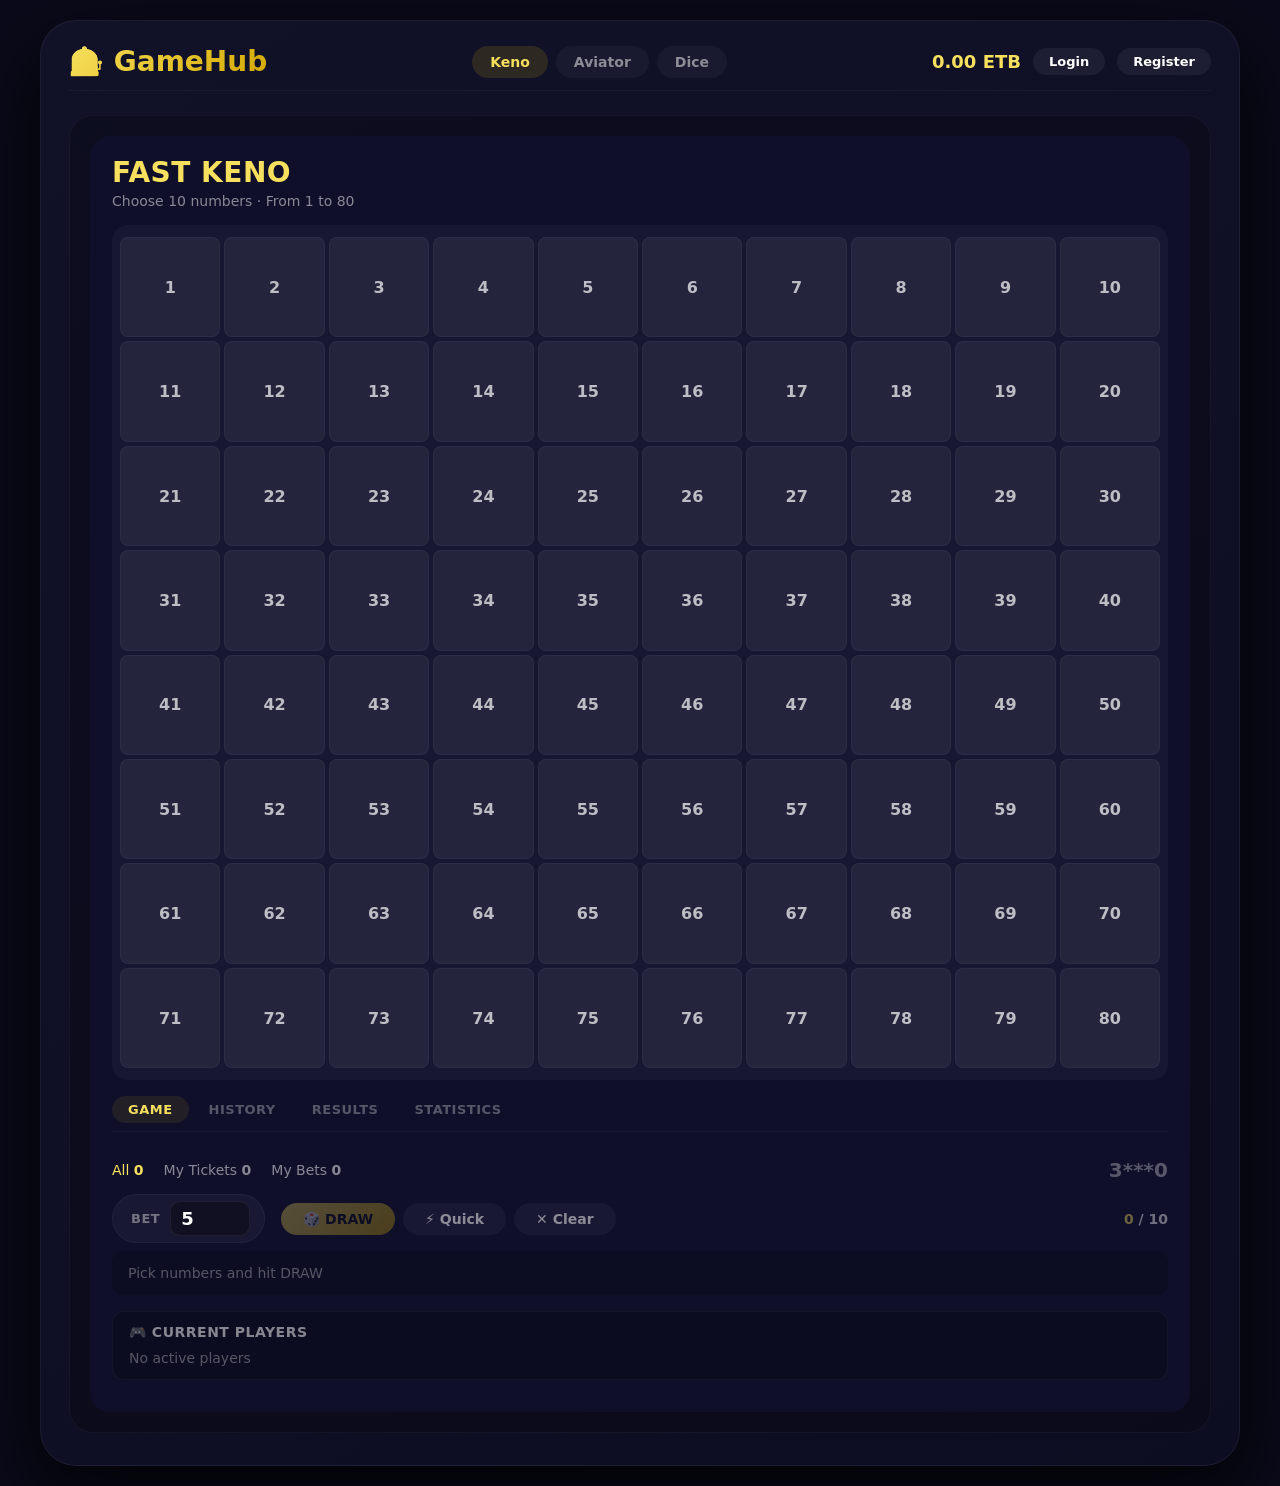
<file: Playtowin.html>
<!DOCTYPE html>
<html lang="en">
<head>
    <meta charset="UTF-8" />
    <meta name="viewport" content="width=device-width, initial-scale=1.0" />
    <title>🎰 Multi‑Game Platform</title>
    <style>
        /* ── reset & base ── */
        * {
            margin: 0;
            padding: 0;
            box-sizing: border-box;
        }

        body {
            background: #0a0a1a;
            font-family: 'Inter', 'Segoe UI', system-ui, sans-serif;
            color: #fff;
            min-height: 100vh;
            padding: 20px;
        }

        .app {
            max-width: 1200px;
            margin: 0 auto;
            background: linear-gradient(145deg, #111128, #0d0d22);
            border-radius: 36px;
            padding: 24px 28px 32px;
            border: 1px solid rgba(255, 255, 255, 0.06);
            box-shadow: 0 30px 80px rgba(0, 0, 0, 0.8);
            position: relative;
            overflow: hidden;
        }

        .navbar {
            display: flex;
            justify-content: space-between;
            align-items: center;
            flex-wrap: wrap;
            gap: 12px;
            margin-bottom: 24px;
            padding-bottom: 12px;
            border-bottom: 1px solid rgba(255, 255, 255, 0.04);
        }

        .brand {
            font-size: 28px;
            font-weight: 800;
            background: linear-gradient(135deg, #f7e05e, #d4a800);
            -webkit-background-clip: text;
            -webkit-text-fill-color: transparent;
        }

        .nav-links {
            display: flex;
            gap: 8px;
            flex-wrap: wrap;
        }

        .nav-links button {
            background: rgba(255, 255, 255, 0.04);
            border: none;
            padding: 8px 18px;
            border-radius: 30px;
            color: rgba(255, 255, 255, 0.5);
            font-weight: 600;
            font-size: 14px;
            cursor: pointer;
            transition: all 0.2s;
            font-family: inherit;
        }

        .nav-links button:hover {
            background: rgba(255, 255, 255, 0.08);
            color: #fff;
        }
        .nav-links button.active {
            background: rgba(255, 215, 0, 0.12);
            color: #f7e05e;
        }

        .user-area {
            display: flex;
            align-items: center;
            gap: 12px;
            flex-wrap: wrap;
        }

        .user-area .balance {
            font-size: 18px;
            font-weight: 700;
            color: #f7e05e;
        }

        .user-area .btn {
            background: rgba(255, 255, 255, 0.06);
            border: none;
            padding: 6px 16px;
            border-radius: 30px;
            color: #fff;
            font-weight: 600;
            font-size: 13px;
            cursor: pointer;
            transition: all 0.2s;
            font-family: inherit;
        }

        .user-area .btn:hover {
            background: rgba(255, 255, 255, 0.12);
        }

        .user-area .btn-logout {
            color: #ff6b6b;
        }
        .user-area .btn-change-pw {
            color: #f7e05e;
        }

        .section {
            display: none;
            animation: fadeIn 0.3s ease;
        }
        .section.active {
            display: block;
        }

        @keyframes fadeIn {
            0% {
                opacity: 0;
                transform: translateY(10px);
            }
            100% {
                opacity: 1;
                transform: translateY(0);
            }
        }

        .game-container {
            background: rgba(0, 0, 0, 0.2);
            border-radius: 24px;
            padding: 20px;
            border: 1px solid rgba(255, 255, 255, 0.04);
        }

        /* ── KENO ── */
        .keno-wrapper {
            background: #0f0f2a;
            border-radius: 20px;
            padding: 20px 22px 24px;
        }

        /* ── Winning Numbers Banner (Horizontal Layout) ── */
        .winning-banner {
            display: none;
            background: linear-gradient(135deg, rgba(0, 230, 118, 0.08), rgba(0, 200, 80, 0.03));
            border: 1px solid rgba(0, 230, 118, 0.15);
            border-radius: 16px;
            padding: 10px 14px;
            margin-bottom: 14px;
            align-items: center;
            flex-wrap: wrap;
            gap: 6px 12px;
            min-height: 48px;
        }
        .winning-banner.visible {
            display: flex;
        }
        .winning-banner .label {
            font-size: 13px;
            font-weight: 700;
            color: #00e676;
            text-transform: uppercase;
            letter-spacing: 0.5px;
            white-space: nowrap;
        }
        .winning-banner .balls {
            display: flex;
            flex-wrap: wrap;
            gap: 4px 6px;
            flex: 1;
            align-items: center;
            justify-content: flex-start;
        }
        .winning-banner .ball {
            display: inline-flex;
            align-items: center;
            justify-content: center;
            min-width: 28px;
            height: 28px;
            background: linear-gradient(135deg, #00e676, #00c853);
            color: #0b0b1a;
            border-radius: 50%;
            font-weight: 700;
            font-size: 11px;
            box-shadow: 0 0 20px rgba(0, 230, 118, 0.25);
            padding: 0 2px;
            animation: popIn 0.35s ease forwards;
            opacity: 0;
            transform: scale(0.5);
        }
        .winning-banner .ball.matched {
            background: linear-gradient(135deg, #f7e05e, #d4a800);
            box-shadow: 0 0 30px rgba(255, 215, 0, 0.4);
            border: 2px solid #f7e05e;
        }
        .winning-banner .ball.revealing {
            animation: popIn 0.35s ease forwards;
        }
        @keyframes popIn {
            0% {
                opacity: 0;
                transform: scale(0.3) rotate(-10deg);
            }
            60% {
                transform: scale(1.2) rotate(2deg);
                opacity: 1;
            }
            100% {
                opacity: 1;
                transform: scale(1) rotate(0deg);
            }
        }

        .winning-banner .status-text {
            font-size: 12px;
            opacity: 0.5;
            font-weight: 500;
            white-space: nowrap;
        }

        .keno-header {
            display: flex;
            justify-content: space-between;
            align-items: center;
            margin-bottom: 4px;
        }

        .keno-title {
            font-size: 28px;
            font-weight: 800;
            color: #f7e05e;
            letter-spacing: 0.5px;
        }

        .keno-sub {
            font-size: 14px;
            opacity: 0.5;
            margin-bottom: 16px;
        }

        .keno-grid-wrap {
            background: rgba(255, 255, 255, 0.03);
            border-radius: 16px;
            padding: 12px 8px;
            margin-bottom: 16px;
            position: relative;
        }

        .keno-grid {
            display: grid;
            grid-template-columns: repeat(10, 1fr);
            gap: 4px;
        }

        .keno-cell {
            aspect-ratio: 1;
            display: flex;
            align-items: center;
            justify-content: center;
            background: rgba(255, 255, 255, 0.06);
            border-radius: 8px;
            font-size: 16px;
            font-weight: 600;
            color: rgba(255, 255, 255, 0.7);
            cursor: pointer;
            transition: all 0.15s;
            border: 1px solid rgba(255, 255, 255, 0.04);
            user-select: none;
            font-variant-numeric: tabular-nums;
        }

        .keno-cell:hover {
            background: rgba(255, 255, 255, 0.12);
        }
        .keno-cell.selected {
            background: linear-gradient(135deg, #f7e05e, #d4a800);
            color: #0b0b1a;
            border-color: #f7e05e;
            box-shadow: 0 0 20px rgba(255, 215, 0, 0.2);
            transform: scale(1.04);
        }
        .keno-cell.drawn {
            background: rgba(255, 255, 255, 0.08);
            color: rgba(255, 255, 255, 0.25);
            cursor: default;
            border-color: rgba(255, 255, 255, 0.02);
        }
        .keno-cell.matched {
            background: linear-gradient(135deg, #00e676, #00c853);
            color: #0b0b1a;
            border-color: #00e676;
            box-shadow: 0 0 30px rgba(0, 230, 118, 0.35);
            transform: scale(1.06);
            animation: matchPop 0.4s ease;
        }
        .keno-cell.winning {
            background: linear-gradient(135deg, #00e676, #00c853);
            color: #0b0b1a;
            border-color: #00e676;
            box-shadow: 0 0 30px rgba(0, 230, 118, 0.5);
            transform: scale(1.08);
            animation: winPop 0.5s ease;
        }
        @keyframes winPop {
            0% {
                transform: scale(0.5);
                opacity: 0.3;
            }
            60% {
                transform: scale(1.2);
            }
            100% {
                transform: scale(1.08);
                opacity: 1;
            }
        }
        @keyframes matchPop {
            0% {
                transform: scale(0.6);
                opacity: 0.3;
            }
            60% {
                transform: scale(1.12);
            }
            100% {
                transform: scale(1.06);
                opacity: 1;
            }
        }

        .keno-cell.blink {
            animation: blinkAnim 0.6s ease 3;
            background: rgba(255, 215, 0, 0.4);
            border-color: #f7e05e;
            color: #fff;
            transform: scale(1.08);
        }
        @keyframes blinkAnim {
            0%,
            100% {
                opacity: 1;
                transform: scale(1.08);
            }
            50% {
                opacity: 0.2;
                transform: scale(0.85);
            }
        }

        .keno-bottom {
            display: flex;
            flex-wrap: wrap;
            gap: 16px;
            align-items: center;
            margin-top: 4px;
        }

        .keno-bet-area {
            display: flex;
            align-items: center;
            gap: 10px;
            background: rgba(255, 255, 255, 0.04);
            padding: 6px 14px 6px 18px;
            border-radius: 40px;
            border: 1px solid rgba(255, 255, 255, 0.04);
        }
        .keno-bet-area label {
            font-size: 13px;
            font-weight: 600;
            opacity: 0.4;
            text-transform: uppercase;
            letter-spacing: 0.5px;
        }
        .keno-bet-area input {
            background: rgba(0, 0, 0, 0.3);
            border: 1px solid rgba(255, 255, 255, 0.06);
            border-radius: 10px;
            padding: 6px 10px;
            color: #fff;
            font-size: 18px;
            font-weight: 700;
            width: 80px;
            font-family: inherit;
            outline: none;
        }
        .keno-bet-area input:focus {
            border-color: rgba(255, 215, 0, 0.2);
        }

        .keno-actions {
            display: flex;
            gap: 8px;
            flex-wrap: wrap;
        }
        .keno-actions .btn {
            padding: 8px 22px;
            border-radius: 40px;
            font-size: 14px;
            font-weight: 700;
        }

        .btn-gold {
            background: linear-gradient(135deg, #f7e05e, #d4a800);
            color: #0b0b1a;
        }
        .btn-gold:hover:not(:disabled) {
            transform: translateY(-2px);
            box-shadow: 0 8px 30px rgba(255, 215, 0, 0.25);
        }
        .btn-gold:disabled {
            opacity: 0.3;
            cursor: not-allowed;
            transform: none;
        }

        .btn-outline {
            background: rgba(255, 255, 255, 0.04);
            color: rgba(255, 255, 255, 0.5);
            border: 1px solid rgba(255, 255, 255, 0.06);
        }
        .btn-outline:hover {
            background: rgba(255, 255, 255, 0.08);
            color: #fff;
        }

        .keno-pick-count {
            font-size: 14px;
            font-weight: 600;
            opacity: 0.4;
            margin-left: auto;
        }
        .keno-pick-count strong {
            color: #f7e05e;
            opacity: 1;
        }

        .keno-tabs {
            display: flex;
            gap: 4px;
            margin: 14px 0 12px 0;
            border-bottom: 1px solid rgba(255, 255, 255, 0.04);
            padding-bottom: 8px;
            flex-wrap: wrap;
        }
        .keno-tabs button {
            background: transparent;
            border: none;
            padding: 6px 16px;
            border-radius: 20px;
            color: rgba(255, 255, 255, 0.3);
            font-weight: 600;
            font-size: 13px;
            cursor: pointer;
            transition: all 0.2s;
            font-family: inherit;
            text-transform: uppercase;
            letter-spacing: 0.5px;
        }
        .keno-tabs button:hover {
            color: rgba(255, 255, 255, 0.6);
        }
        .keno-tabs button.active {
            background: rgba(255, 215, 0, 0.08);
            color: #f7e05e;
        }

        .tab-panel {
            display: none;
            padding: 8px 0;
            min-height: 60px;
        }
        .tab-panel.active {
            display: block;
        }
        .tab-panel .empty {
            opacity: 0.3;
            font-size: 14px;
        }

        .keno-stats {
            display: flex;
            gap: 20px;
            flex-wrap: wrap;
            align-items: center;
            padding: 6px 0 8px 0;
            font-size: 14px;
            font-weight: 500;
        }
        .keno-stats .stat-item {
            opacity: 0.5;
        }
        .keno-stats .stat-item strong {
            color: #fff;
            opacity: 1;
            font-weight: 700;
        }
        .keno-stats .stat-item.highlight {
            opacity: 1;
            color: #f7e05e;
        }
        .keno-stats .stat-item.highlight strong {
            color: #f7e05e;
        }

        .keno-result {
            padding: 12px 16px;
            background: rgba(0, 0, 0, 0.2);
            border-radius: 12px;
            min-height: 44px;
            margin-top: 8px;
            font-size: 15px;
            display: flex;
            align-items: center;
            gap: 10px;
            flex-wrap: wrap;
        }
        .keno-result .empty {
            opacity: 0.3;
        }
        .keno-result .win-badge {
            background: linear-gradient(135deg, #00e676, #00c853);
            color: #0b0b1a;
            padding: 2px 14px;
            border-radius: 20px;
            font-weight: 700;
            font-size: 16px;
        }
        .keno-result .lose-badge {
            background: rgba(255, 107, 107, 0.15);
            color: #ff6b6b;
            padding: 2px 14px;
            border-radius: 20px;
            font-weight: 600;
            font-size: 14px;
        }
        .keno-result .match-nums {
            display: flex;
            gap: 4px;
            flex-wrap: wrap;
        }
        .keno-result .match-nums span {
            background: rgba(255, 215, 0, 0.08);
            padding: 0 8px;
            border-radius: 12px;
            font-weight: 600;
            color: #f7e05e;
        }

        /* ── Players list ── */
        .keno-players {
            margin-top: 16px;
            background: rgba(0, 0, 0, 0.2);
            border-radius: 12px;
            padding: 12px 16px;
            border: 1px solid rgba(255, 255, 255, 0.04);
        }
        .keno-players h4 {
            font-size: 14px;
            opacity: 0.5;
            margin-bottom: 8px;
            text-transform: uppercase;
            letter-spacing: 0.5px;
        }
        .keno-players .player-row {
            display: flex;
            flex-wrap: wrap;
            align-items: center;
            gap: 8px 16px;
            padding: 4px 0;
            border-bottom: 1px solid rgba(255, 255, 255, 0.03);
            font-size: 14px;
        }
        .keno-players .player-row:last-child {
            border-bottom: none;
        }
        .keno-players .player-name {
            font-weight: 600;
            color: #f7e05e;
            min-width: 80px;
        }
        .keno-players .player-numbers {
            display: flex;
            gap: 3px;
            flex-wrap: wrap;
        }
        .keno-players .player-numbers span {
            background: rgba(255, 255, 255, 0.06);
            padding: 0 6px;
            border-radius: 4px;
            font-size: 13px;
            color: rgba(255, 255, 255, 0.7);
        }
        .keno-players .player-bet {
            opacity: 0.4;
            font-size: 13px;
            margin-left: auto;
        }

        /* ── History / Results / Stats ── */
        .history-entry {
            padding: 8px 10px;
            border-bottom: 1px solid rgba(255, 255, 255, 0.04);
            display: flex;
            flex-wrap: wrap;
            gap: 6px 12px;
            align-items: center;
            font-size: 13px;
        }
        .history-entry:last-child {
            border-bottom: none;
        }
        .history-entry .round {
            font-weight: 600;
            color: #f7e05e;
            min-width: 60px;
            font-size: 13px;
        }
        .history-entry .numbers {
            display: flex;
            gap: 3px;
            flex-wrap: wrap;
        }
        .history-entry .numbers span {
            background: rgba(0, 230, 118, 0.08);
            padding: 0 6px;
            border-radius: 8px;
            font-size: 12px;
            font-weight: 600;
            color: #00e676;
            min-width: 22px;
            text-align: center;
        }
        .history-entry .info {
            opacity: 0.3;
            font-size: 11px;
            margin-left: auto;
        }
        .history-entry .winners {
            color: #f7e05e;
            font-weight: 600;
            font-size: 12px;
        }

        /* Results tab - compact */
        .results-round-header {
            display: flex;
            flex-wrap: wrap;
            align-items: center;
            gap: 8px 16px;
            padding: 8px 10px;
            background: rgba(255, 255, 255, 0.02);
            border-radius: 10px;
            margin-bottom: 8px;
        }
        .results-round-header .r-title {
            font-weight: 600;
            color: #f7e05e;
            font-size: 14px;
        }
        .results-round-header .r-time {
            opacity: 0.3;
            font-size: 12px;
        }
        .results-winning-numbers {
            display: flex;
            flex-wrap: wrap;
            gap: 4px;
            padding: 6px 0 10px 0;
        }
        .results-winning-numbers .wnum {
            display: inline-flex;
            align-items: center;
            justify-content: center;
            min-width: 28px;
            height: 28px;
            background: rgba(0, 230, 118, 0.1);
            border-radius: 50%;
            font-size: 12px;
            font-weight: 700;
            color: #00e676;
            border: 1px solid rgba(0, 230, 118, 0.1);
            padding: 0 2px;
        }
        .results-players {
            display: flex;
            flex-direction: column;
            gap: 2px;
            margin-top: 4px;
        }
        .results-players .rp-row {
            display: flex;
            flex-wrap: wrap;
            align-items: center;
            gap: 6px 12px;
            padding: 4px 8px;
            background: rgba(255, 255, 255, 0.02);
            border-radius: 6px;
            font-size: 13px;
        }
        .results-players .rp-row .rp-name {
            font-weight: 600;
            color: #f7e05e;
            min-width: 70px;
            font-size: 13px;
        }
        .results-players .rp-row .rp-matches {
            opacity: 0.5;
            font-size: 12px;
        }
        .results-players .rp-row .rp-win {
            font-weight: 700;
            font-size: 13px;
            margin-left: auto;
        }
        .results-players .rp-row .rp-win.positive {
            color: #00e676;
        }
        .results-players .rp-row .rp-win.zero {
            opacity: 0.2;
        }
        .results-summary {
            padding: 8px 10px;
            margin-top: 8px;
            border-top: 1px solid rgba(255, 255, 255, 0.04);
            font-size: 12px;
            opacity: 0.4;
            display: flex;
            flex-wrap: wrap;
            gap: 16px;
        }

        /* Statistics - compact */
        .stat-grid {
            display: grid;
            grid-template-columns: repeat(auto-fill, minmax(120px, 1fr));
            gap: 10px;
            padding: 6px 0;
        }
        .stat-card {
            background: rgba(255, 255, 255, 0.03);
            border-radius: 10px;
            padding: 10px 12px;
            text-align: center;
            border: 1px solid rgba(255, 255, 255, 0.04);
        }
        .stat-card .stat-value {
            font-size: 22px;
            font-weight: 800;
            color: #f7e05e;
        }
        .stat-card .stat-label {
            font-size: 10px;
            opacity: 0.4;
            margin-top: 2px;
            text-transform: uppercase;
            letter-spacing: 0.3px;
        }
        .stat-card.green .stat-value {
            color: #00e676;
        }
        .stat-card.gold .stat-value {
            color: #f7e05e;
        }
        .stat-card.pink .stat-value {
            color: #ff6b6b;
        }

        .top-numbers {
            display: flex;
            flex-wrap: wrap;
            gap: 4px;
            padding: 6px 0;
        }
        .top-numbers .num-badge {
            background: rgba(255, 215, 0, 0.06);
            padding: 2px 10px;
            border-radius: 12px;
            font-weight: 600;
            font-size: 13px;
            color: #f7e05e;
            border: 1px solid rgba(255, 215, 0, 0.06);
        }
        .top-numbers .num-badge .count {
            opacity: 0.4;
            font-weight: 400;
            margin-left: 3px;
            font-size: 11px;
        }

        /* ── AVIATOR ── */
        .aviator-container {
            background: rgba(0, 0, 0, 0.3);
            border-radius: 24px;
            padding: 20px 24px;
        }
        .aviator-header {
            display: flex;
            justify-content: space-between;
            align-items: center;
            margin-bottom: 12px;
        }
        .game-brand {
            font-size: 22px;
            font-weight: 700;
            color: #f7e05e;
        }
        .current-multiplier {
            font-size: 24px;
            font-weight: 700;
            color: #fff;
        }
        .aviator-history {
            display: flex;
            gap: 8px;
            overflow-x: auto;
            padding-bottom: 10px;
            margin-bottom: 6px;
            flex-wrap: nowrap;
            scrollbar-width: none;
        }
        .aviator-history::-webkit-scrollbar {
            display: none;
        }
        .history-item {
            background: rgba(255, 255, 255, 0.06);
            padding: 4px 14px;
            border-radius: 16px;
            font-size: 14px;
            font-weight: 600;
            color: rgba(255, 255, 255, 0.5);
            white-space: nowrap;
            border: 1px solid rgba(255, 255, 255, 0.04);
        }
        .history-item.high {
            color: #00e676;
            border-color: rgba(0, 230, 118, 0.1);
        }
        .history-item.low {
            color: #ff6b6b;
            border-color: rgba(255, 107, 107, 0.1);
        }
        .aviator-stats {
            text-align: right;
            font-size: 14px;
            opacity: 0.4;
            margin-bottom: 16px;
            font-weight: 500;
        }
        .aviator-main {
            text-align: center;
            padding: 20px 0 30px 0;
            min-height: 120px;
            display: flex;
            flex-direction: column;
            justify-content: center;
        }
        .big-multiplier {
            font-size: 80px;
            font-weight: 800;
            color: #fff;
            transition: color 0.3s ease;
            line-height: 1;
        }
        .big-multiplier.crashed {
            color: #ff6b6b;
        }
        .game-status {
            font-size: 15px;
            opacity: 0.4;
            margin-top: 6px;
            font-weight: 500;
        }
        .aviator-betslip {
            background: rgba(255, 255, 255, 0.04);
            border-radius: 16px;
            padding: 18px 20px 20px 20px;
            margin-top: 8px;
            border: 1px solid rgba(255, 255, 255, 0.04);
        }
        .bet-label {
            font-size: 14px;
            opacity: 0.5;
            margin-bottom: 10px;
            font-weight: 600;
        }
        .bet-input-group {
            display: flex;
            align-items: center;
            gap: 12px;
            margin-bottom: 14px;
            flex-wrap: wrap;
        }
        .bet-input-group input {
            background: rgba(0, 0, 0, 0.3);
            border: 1px solid rgba(255, 255, 255, 0.06);
            border-radius: 12px;
            padding: 10px 14px;
            color: #fff;
            font-size: 20px;
            font-weight: 700;
            width: 120px;
            font-family: inherit;
            outline: none;
            flex-shrink: 0;
        }
        .bet-input-group input:focus {
            border-color: rgba(255, 215, 0, 0.2);
        }
        .bet-presets {
            display: flex;
            gap: 6px;
            flex-wrap: wrap;
        }
        .bet-presets button {
            background: rgba(255, 255, 255, 0.06);
            border: none;
            padding: 8px 16px;
            border-radius: 10px;
            color: rgba(255, 255, 255, 0.5);
            font-weight: 600;
            font-size: 14px;
            cursor: pointer;
            transition: all 0.2s;
            font-family: inherit;
        }
        .bet-presets button:hover,
        .bet-presets button.active {
            background: rgba(255, 215, 0, 0.12);
            color: #f7e05e;
        }
        .bet-btn,
        .cashout-btn {
            width: 100%;
            padding: 14px;
            font-size: 18px;
            font-weight: 700;
            border-radius: 14px;
            border: none;
            cursor: pointer;
            transition: all 0.2s;
            font-family: inherit;
            margin-top: 4px;
        }
        .bet-btn {
            background: linear-gradient(135deg, #f7e05e, #d4a800);
            color: #0b0b1a;
        }
        .bet-btn:hover:not(:disabled) {
            transform: translateY(-2px);
            box-shadow: 0 8px 30px rgba(255, 215, 0, 0.25);
        }
        .bet-btn:disabled {
            opacity: 0.3;
            cursor: not-allowed;
            transform: none;
        }
        .cashout-btn {
            background: linear-gradient(135deg, #00e676, #00c853);
            color: #0b0b1a;
            margin-top: 8px;
            animation: pulse-cash 1.2s infinite alternate;
        }
        .cashout-btn:hover:not(:disabled) {
            transform: translateY(-2px);
            box-shadow: 0 8px 30px rgba(0, 230, 118, 0.3);
        }
        .cashout-btn:disabled {
            opacity: 0.3;
            cursor: not-allowed;
            transform: none;
            animation: none;
        }
        @keyframes pulse-cash {
            0% {
                box-shadow: 0 4px 20px rgba(0, 230, 118, 0.15);
            }
            100% {
                box-shadow: 0 4px 40px rgba(0, 230, 118, 0.4);
            }
        }

        /* ── DICE ── */
        .dice-area {
            text-align: center;
            padding: 20px 0;
        }
        .dice-result {
            font-size: 80px;
            margin: 10px 0;
        }
        .dice-options {
            display: flex;
            gap: 16px;
            justify-content: center;
            margin: 16px 0;
        }
        .dice-options button {
            padding: 12px 28px;
            border-radius: 16px;
            border: 2px solid rgba(255, 255, 255, 0.1);
            background: rgba(255, 255, 255, 0.04);
            color: #fff;
            font-weight: 700;
            font-size: 18px;
            cursor: pointer;
            transition: all 0.2s;
            font-family: inherit;
        }
        .dice-options button:hover {
            background: rgba(255, 255, 255, 0.08);
        }
        .dice-options button.selected {
            border-color: #f7e05e;
            background: rgba(255, 215, 0, 0.08);
            color: #f7e05e;
        }

        /* ── ADMIN PANEL ── */
        .admin-panel {
            display: grid;
            grid-template-columns: 1fr 1fr;
            gap: 20px;
        }

        .admin-panel .card {
            background: rgba(255, 255, 255, 0.02);
            border-radius: 20px;
            padding: 16px;
            border: 1px solid rgba(255, 255, 255, 0.04);
        }
        .admin-panel .card h3 {
            font-size: 16px;
            opacity: 0.5;
            margin-bottom: 12px;
            display: flex;
            justify-content: space-between;
            align-items: center;
        }
        .admin-panel .card .item {
            display: flex;
            justify-content: space-between;
            align-items: center;
            padding: 8px 0;
            border-bottom: 1px solid rgba(255, 255, 255, 0.04);
            font-size: 14px;
            gap: 8px;
            flex-wrap: wrap;
        }
        .admin-panel .card .item:last-child {
            border-bottom: none;
        }
        .admin-panel .card .item .actions button {
            background: rgba(255, 255, 255, 0.06);
            border: none;
            padding: 4px 12px;
            border-radius: 12px;
            color: #fff;
            font-size: 12px;
            cursor: pointer;
            margin-left: 4px;
            font-family: inherit;
        }
        .admin-panel .card .item .actions .delete {
            color: #ff6b6b;
        }
        .admin-panel .clear-all-btn {
            background: rgba(255, 107, 107, 0.15);
            color: #ff6b6b;
            border: none;
            padding: 4px 12px;
            border-radius: 12px;
            cursor: pointer;
            font-size: 12px;
            font-family: inherit;
        }
        .admin-panel .clear-all-btn:hover {
            background: rgba(255, 107, 107, 0.25);
        }

        .admin-manual {
            grid-column: 1 / -1;
            background: rgba(255, 215, 0, 0.04);
            border: 1px solid rgba(255, 215, 0, 0.08);
        }
        .admin-manual .manual-row {
            display: flex;
            flex-wrap: wrap;
            gap: 12px;
            align-items: center;
        }
        .admin-manual .manual-row select,
        .admin-manual .manual-row input {
            background: rgba(0, 0, 0, 0.3);
            border: 1px solid rgba(255, 255, 255, 0.06);
            border-radius: 12px;
            padding: 10px 14px;
            color: #fff;
            font-size: 15px;
            font-weight: 600;
            font-family: inherit;
            outline: none;
            flex: 1;
            min-width: 120px;
        }
        .admin-manual .manual-row select option {
            background: #1a1a3a;
        }
        .admin-manual .manual-row select:focus,
        .admin-manual .manual-row input:focus {
            border-color: rgba(255, 215, 0, 0.2);
        }
        .admin-manual .manual-row .type-group {
            display: flex;
            gap: 4px;
            background: rgba(0, 0, 0, 0.2);
            border-radius: 12px;
            padding: 4px;
        }
        .admin-manual .manual-row .type-group button {
            padding: 8px 18px;
            border: none;
            border-radius: 10px;
            font-weight: 700;
            font-size: 14px;
            cursor: pointer;
            transition: all 0.2s;
            font-family: inherit;
            background: transparent;
            color: rgba(255, 255, 255, 0.3);
        }
        .admin-manual .manual-row .type-group button.active-deposit {
            background: rgba(0, 230, 118, 0.15);
            color: #00e676;
        }
        .admin-manual .manual-row .type-group button.active-withdraw {
            background: rgba(255, 107, 107, 0.15);
            color: #ff6b6b;
        }
        .admin-manual .manual-row .type-group button:hover {
            background: rgba(255, 255, 255, 0.06);
        }
        .admin-manual .manual-row .btn-execute {
            background: linear-gradient(135deg, #f7e05e, #d4a800);
            color: #0b0b1a;
            border: none;
            padding: 10px 28px;
            border-radius: 12px;
            font-weight: 700;
            font-size: 15px;
            cursor: pointer;
            transition: all 0.2s;
            font-family: inherit;
        }
        .admin-manual .manual-row .btn-execute:hover {
            transform: translateY(-2px);
            box-shadow: 0 8px 30px rgba(255, 215, 0, 0.25);
        }

        /* ── Buttons ── */
        .btn {
            padding: 10px 24px;
            border: none;
            border-radius: 16px;
            font-weight: 700;
            font-size: 15px;
            cursor: pointer;
            transition: all 0.2s;
            font-family: inherit;
            display: inline-flex;
            align-items: center;
            gap: 8px;
        }
        .btn-primary {
            background: linear-gradient(135deg, #f7e05e, #d4a800);
            color: #0b0b1a;
        }
        .btn-primary:hover:not(:disabled) {
            transform: translateY(-2px);
            box-shadow: 0 8px 30px rgba(255, 215, 0, 0.25);
        }
        .btn-primary:disabled {
            opacity: 0.3;
            cursor: not-allowed;
        }
        .btn-success {
            background: linear-gradient(135deg, #00e676, #00c853);
            color: #0b0b1a;
        }
        .btn-danger {
            background: rgba(255, 107, 107, 0.15);
            color: #ff6b6b;
        }
        .btn-sm {
            padding: 6px 16px;
            font-size: 13px;
            border-radius: 12px;
        }

        /* ── Modals ── */
        .modal-overlay {
            position: fixed;
            inset: 0;
            background: rgba(0, 0, 0, 0.8);
            backdrop-filter: blur(8px);
            display: none;
            justify-content: center;
            align-items: center;
            z-index: 1000;
            padding: 20px;
        }
        .modal-overlay.open {
            display: flex;
        }
        .modal {
            background: linear-gradient(145deg, #1a1a3a, #0f0f28);
            border-radius: 32px;
            padding: 32px 28px;
            max-width: 420px;
            width: 100%;
            border: 1px solid rgba(255, 255, 255, 0.06);
            animation: modalIn 0.25s ease;
        }
        @keyframes modalIn {
            0% {
                transform: scale(0.9) translateY(20px);
                opacity: 0;
            }
            100% {
                transform: scale(1) translateY(0);
                opacity: 1;
            }
        }
        .modal h2 {
            font-size: 24px;
            margin-bottom: 4px;
        }
        .modal p.sub {
            opacity: 0.4;
            margin-bottom: 20px;
            font-size: 14px;
        }
        .modal input {
            width: 100%;
            padding: 12px 16px;
            background: rgba(0, 0, 0, 0.3);
            border: 1px solid rgba(255, 255, 255, 0.06);
            border-radius: 12px;
            color: #fff;
            font-size: 16px;
            margin-bottom: 12px;
            font-family: inherit;
            outline: none;
        }
        .modal input:focus {
            border-color: rgba(255, 215, 0, 0.2);
        }
        .modal .actions {
            display: flex;
            gap: 10px;
            margin-top: 8px;
        }
        .modal .actions .btn {
            flex: 1;
            justify-content: center;
        }
        .modal .error {
            color: #ff6b6b;
            font-size: 14px;
            margin-bottom: 8px;
            min-height: 20px;
        }

        /* ── Toast ── */
        .toast {
            position: fixed;
            bottom: 30px;
            left: 50%;
            transform: translateX(-50%);
            padding: 14px 28px;
            border-radius: 20px;
            font-weight: 600;
            font-size: 15px;
            z-index: 2000;
            background: rgba(0, 0, 0, 0.85);
            backdrop-filter: blur(10px);
            border: 1px solid rgba(255, 255, 255, 0.06);
            color: #fff;
            display: none;
            animation: toastIn 0.3s ease;
            max-width: 90%;
            text-align: center;
        }
        .toast.show {
            display: block;
        }
        .toast.success {
            border-color: rgba(0, 230, 118, 0.2);
            color: #00e676;
        }
        .toast.error {
            border-color: rgba(255, 107, 107, 0.2);
            color: #ff6b6b;
        }
        .toast.info {
            border-color: rgba(255, 215, 0, 0.15);
            color: #f7e05e;
        }
        @keyframes toastIn {
            0% {
                transform: translateX(-50%) translateY(30px);
                opacity: 0;
            }
            100% {
                transform: translateX(-50%) translateY(0);
                opacity: 1;
            }
        }

        /* ── Responsive ── */
        @media (max-width: 768px) {
            .app {
                padding: 16px;
            }
            .navbar {
                flex-direction: column;
                align-items: stretch;
            }
            .nav-links {
                justify-content: center;
            }
            .user-area {
                justify-content: center;
            }
            .admin-panel {
                grid-template-columns: 1fr;
            }
            .admin-manual .manual-row {
                flex-direction: column;
                align-items: stretch;
            }
            .admin-manual .manual-row .type-group {
                justify-content: center;
            }
            .keno-grid {
                gap: 3px;
            }
            .keno-cell {
                font-size: 13px;
                border-radius: 6px;
            }
            .keno-title {
                font-size: 22px;
            }
            .keno-bottom {
                flex-direction: column;
                align-items: stretch;
            }
            .keno-bet-area {
                justify-content: center;
            }
            .keno-actions {
                justify-content: center;
            }
            .keno-pick-count {
                margin-left: 0;
                text-align: center;
            }
            .big-multiplier {
                font-size: 56px;
            }
            .aviator-header {
                flex-direction: column;
                align-items: flex-start;
                gap: 4px;
            }
            .bet-input-group {
                flex-direction: column;
                align-items: stretch;
            }
            .bet-input-group input {
                width: 100%;
            }
            .bet-presets {
                justify-content: center;
            }
            .stat-grid {
                grid-template-columns: 1fr 1fr;
            }
            .winning-banner .ball {
                min-width: 28px;
                height: 28px;
                font-size: 11px;
            }
            .winning-banner .label {
                font-size: 12px;
            }
            .results-winning-numbers .wnum {
                min-width: 24px;
                height: 24px;
                font-size: 11px;
            }
        }

        @media (max-width: 480px) {
            .keno-grid {
                gap: 2px;
            }
            .keno-cell {
                font-size: 11px;
                border-radius: 4px;
            }
            .keno-title {
                font-size: 18px;
            }
            .keno-tabs button {
                font-size: 11px;
                padding: 4px 10px;
            }
            .keno-stats {
                font-size: 12px;
                gap: 12px;
            }
            .dice-result {
                font-size: 60px;
            }
            .big-multiplier {
                font-size: 42px;
            }
            .stat-grid {
                grid-template-columns: 1fr 1fr;
                gap: 8px;
            }
            .stat-card .stat-value {
                font-size: 18px;
            }
            .winning-banner .ball {
                min-width: 24px;
                height: 24px;
                font-size: 10px;
            }
            .winning-banner {
                padding: 8px 10px;
                gap: 4px 8px;
            }
            .winning-banner .label {
                font-size: 11px;
            }
            .winning-banner .status-text {
                font-size: 10px;
            }
            .results-winning-numbers .wnum {
                min-width: 22px;
                height: 22px;
                font-size: 10px;
            }
            .results-players .rp-row {
                font-size: 12px;
            }
            .results-players .rp-row .rp-name {
                min-width: 50px;
                font-size: 12px;
            }
        }
    </style>
</head>
<body>

    <div class="app" id="app">
        <!-- Navbar -->
        <div class="navbar">
            <div class="brand">🎰 GameHub</div>
            <div class="nav-links" id="navLinks">
                <button class="active" data-section="keno">Keno</button>
                <button data-section="aviator">Aviator</button>
                <button data-section="dice">Dice</button>
                <button data-section="admin" id="adminNav" style="display:none;">Admin</button>
            </div>
            <div class="user-area" id="userArea">
                <span class="balance" id="balanceDisplay">0.00 ETB</span>
                <button class="btn" id="loginBtn">Login</button>
                <button class="btn" id="registerBtn">Register</button>
                <button class="btn btn-change-pw" id="changePwBtn" style="display:none;">🔑 Change Password</button>
                <button class="btn btn-logout" id="logoutBtn" style="display:none;">Logout</button>
            </div>
        </div>

        <!-- Sections -->
        <!-- Keno -->
        <div class="section active" id="section-keno">
            <div class="game-container">
                <div class="keno-wrapper">
                    <!-- WINNING BANNER -->
                    <div id="winningBanner" class="winning-banner">
                        <span class="label">🎯 WINNING NUMBERS</span>
                        <div class="balls" id="winningBannerBalls"></div>
                        <span class="status-text" id="bannerStatus">Revealing...</span>
                    </div>

                    <div class="keno-header">
                        <span class="keno-title">FAST KENO</span>
                    </div>
                    <div class="keno-sub">Choose 10 numbers · From 1 to 80</div>
                    <div class="keno-grid-wrap">
                        <div class="keno-grid" id="kenoGrid"></div>
                    </div>
                    <div class="keno-tabs">
                        <button class="active" data-tab="game">Game</button>
                        <button data-tab="history">History</button>
                        <button data-tab="results">Results</button>
                        <button data-tab="statistics">Statistics</button>
                    </div>

                    <!-- Tab Panels -->
                    <div id="tabGame" class="tab-panel active">
                        <div class="keno-stats">
                            <span class="stat-item highlight">All <strong id="totalPlayersCount">0</strong></span>
                            <span class="stat-item">My Tickets <strong id="myTicketsCount">0</strong></span>
                            <span class="stat-item">My Bets <strong id="myBetsCount">0</strong></span>
                            <span class="stat-item" style="margin-left:auto;opacity:0.3;font-size:20px;font-weight:700;">3***0</span>
                        </div>
                        <div class="keno-bottom">
                            <div class="keno-bet-area">
                                <label>BET</label>
                                <input type="number" id="kenoBet" value="5" step="1" min="1" />
                            </div>
                            <div class="keno-actions">
                                <button class="btn btn-gold" id="kenoDraw">🎲 DRAW</button>
                                <button class="btn btn-outline" id="kenoQuick">⚡ Quick</button>
                                <button class="btn btn-outline" id="kenoClear">✕ Clear</button>
                            </div>
                            <div class="keno-pick-count">
                                <strong id="kenoCount">0</strong> / 10
                            </div>
                        </div>
                        <div class="keno-result" id="kenoResult">
                            <span class="empty">Pick numbers and hit DRAW</span>
                        </div>

                        <div class="keno-players">
                            <h4>🎮 Current Players</h4>
                            <div id="playersList">
                                <span style="opacity:0.3;font-size:14px;">No active players</span>
                            </div>
                        </div>
                    </div>

                    <!-- History Tab -->
                    <div id="tabHistory" class="tab-panel">
                        <div id="historyContent">
                            <span class="empty">No game history yet</span>
                        </div>
                    </div>

                    <!-- Results Tab -->
                    <div id="tabResults" class="tab-panel">
                        <div id="resultsContent">
                            <span class="empty">No results yet</span>
                        </div>
                    </div>

                    <!-- Statistics Tab -->
                    <div id="tabStatistics" class="tab-panel">
                        <div id="statsContent">
                            <span class="empty">No statistics available</span>
                        </div>
                    </div>
                </div>
            </div>
        </div>

        <!-- Aviator -->
        <div class="section" id="section-aviator">
            <div class="game-container aviator-container">
                <div class="aviator-header">
                    <span class="game-brand">gasha.bet</span>
                    <span class="current-multiplier" id="aviatorTopMult">1.44x</span>
                </div>
                <div class="aviator-history" id="aviatorHistory"></div>
                <div class="aviator-stats">
                    <span id="aviatorStats">1,298</span>
                </div>
                <div class="aviator-main">
                    <div class="big-multiplier" id="aviatorBigMult">1.44x</div>
                    <div class="game-status" id="aviatorStatus">Waiting for bet...</div>
                </div>
                <div class="aviator-betslip">
                    <div class="bet-label">Bet</div>
                    <div class="bet-input-group">
                        <input type="number" id="aviatorBet" value="20.00" step="0.50" min="0.50" />
                        <div class="bet-presets">
                            <button data-amount="20">20</button>
                            <button data-amount="80">80</button>
                            <button data-amount="40">40</button>
                            <button data-amount="400">400</button>
                        </div>
                    </div>
                    <button class="bet-btn" id="aviatorBetBtn">Bet 20.00 ETB</button>
                    <button class="cashout-btn" id="aviatorCashout" disabled>Cash Out</button>
                </div>
            </div>
        </div>

        <!-- Dice -->
        <div class="section" id="section-dice">
            <div class="game-container">
                <h2>🎲 Dice</h2>
                <p style="opacity:0.5;margin-bottom:10px;">Predict over or under 3.5</p>
                <div class="dice-area">
                    <div class="dice-result" id="diceResult">🎲</div>
                    <div class="dice-options">
                        <button data-bet="over" class="selected">Over (3.5)</button>
                        <button data-bet="under">Under (3.5)</button>
                    </div>
                    <div style="display:flex;gap:10px;justify-content:center;flex-wrap:wrap;">
                        <input type="number" id="diceBet" value="5" step="1" min="1" style="background:rgba(0,0,0,0.3);border:1px solid rgba(255,255,255,0.06);border-radius:12px;padding:8px 12px;color:#fff;width:80px;font-family:inherit;font-weight:700;" />
                        <button class="btn btn-primary" id="diceRoll">🎲 Roll</button>
                    </div>
                    <div id="diceResultText" style="margin-top:12px;min-height:24px;opacity:0.5;"></div>
                </div>
            </div>
        </div>

        <!-- Admin -->
        <div class="section" id="section-admin">
            <h2>🔧 Admin Panel</h2>
            <div class="admin-panel">
                <div class="card admin-manual">
                    <h3>💸 Manual Transaction</h3>
                    <div class="manual-row">
                        <select id="adminUserSelect">
                            <option value="">— Select User —</option>
                        </select>
                        <input type="number" id="adminAmount" placeholder="Amount" value="50" step="1" min="1" />
                        <div class="type-group">
                            <button id="adminTypeDeposit" class="active-deposit">💰 Deposit</button>
                            <button id="adminTypeWithdraw">🏦 Withdraw</button>
                        </div>
                        <button class="btn-execute" id="adminExecuteBtn">Execute</button>
                    </div>
                    <div id="adminManualResult" style="margin-top:10px;font-size:14px;min-height:20px;opacity:0.6;"></div>
                </div>

                <div class="card">
                    <h3>📥 Deposits <button class="clear-all-btn" id="clearDepositsBtn">Clear All</button></h3>
                    <div id="pendingDeposits"><p style="opacity:0.3;">No deposits</p></div>
                </div>

                <div class="card">
                    <h3>📤 Withdrawals <button class="clear-all-btn" id="clearWithdrawalsBtn">Clear All</button></h3>
                    <div id="pendingWithdrawals"><p style="opacity:0.3;">No withdrawals</p></div>
                </div>
            </div>
        </div>
    </div>

    <!-- Login Modal -->
    <div class="modal-overlay" id="loginModal">
        <div class="modal">
            <h2>🔐 Login</h2>
            <p class="sub">Enter your credentials</p>
            <div class="error" id="loginError"></div>
            <input type="text" id="loginUsername" placeholder="Username" />
            <input type="password" id="loginPassword" placeholder="Password" />
            <div class="actions">
                <button class="btn btn-primary" id="loginSubmit">Login</button>
                <button class="btn btn-sm" id="loginClose" style="background:rgba(255,255,255,0.04);color:rgba(255,255,255,0.4);">Cancel</button>
            </div>
        </div>
    </div>

    <!-- Register Modal -->
    <div class="modal-overlay" id="registerModal">
        <div class="modal">
            <h2>📝 Register</h2>
            <p class="sub">Create a new account</p>
            <div class="error" id="registerError"></div>
            <input type="text" id="registerUsername" placeholder="Username" />
            <input type="password" id="registerPassword" placeholder="Password" />
            <input type="text" id="registerPhone" placeholder="Phone Number (e.g. 09XXXXXXXX)" />
            <div class="actions">
                <button class="btn btn-primary" id="registerSubmit">Register</button>
                <button class="btn btn-sm" id="registerClose" style="background:rgba(255,255,255,0.04);color:rgba(255,255,255,0.4);">Cancel</button>
            </div>
        </div>
    </div>

    <!-- Change Password Modal -->
    <div class="modal-overlay" id="changePwModal">
        <div class="modal">
            <h2>🔑 Change Password</h2>
            <p class="sub">Update your account password</p>
            <div class="error" id="changePwError"></div>
            <input type="password" id="changePwCurrent" placeholder="Current Password" />
            <input type="password" id="changePwNew" placeholder="New Password" />
            <input type="password" id="changePwConfirm" placeholder="Confirm New Password" />
            <div class="actions">
                <button class="btn btn-primary" id="changePwSubmit">Update</button>
                <button class="btn btn-sm" id="changePwClose" style="background:rgba(255,255,255,0.04);color:rgba(255,255,255,0.4);">Cancel</button>
            </div>
        </div>
    </div>

    <!-- Toast -->
    <div class="toast" id="toast"></div>

    <script>
        // ─────────────────────────────────────────────────────────────────
        //  DATA LAYER (localStorage)
        // ─────────────────────────────────────────────────────────────────

        function getUsers() {
            return JSON.parse(localStorage.getItem('users') || '[]');
        }

        function setUsers(users) {
            localStorage.setItem('users', JSON.stringify(users));
        }

        function getTransactions() {
            return JSON.parse(localStorage.getItem('transactions') || '[]');
        }

        function setTransactions(txns) {
            localStorage.setItem('transactions', JSON.stringify(txns));
        }

        function getKenoHistory() {
            return JSON.parse(localStorage.getItem('kenoHistory') || '[]');
        }

        function setKenoHistory(history) {
            localStorage.setItem('kenoHistory', JSON.stringify(history));
        }

        function getCurrentUser() {
            return JSON.parse(sessionStorage.getItem('currentUser') || 'null');
        }

        function setCurrentUser(user) {
            sessionStorage.setItem('currentUser', JSON.stringify(user));
        }

        function findUser(username) {
            return getUsers().find(u => u.username === username);
        }

        function updateUser(username, newData) {
            const users = getUsers();
            const idx = users.findIndex(u => u.username === username);
            if (idx !== -1) {
                users[idx] = { ...users[idx], ...newData };
                setUsers(users);
                const cur = getCurrentUser();
                if (cur && cur.username === username) {
                    setCurrentUser(users[idx]);
                }
                return users[idx];
            }
            return null;
        }

        function addTransaction(txn) {
            const txns = getTransactions();
            txn.id = Date.now() + '_' + Math.random().toString(36).substr(2, 6);
            txns.push(txn);
            setTransactions(txns);
            return txn;
        }

        // ─────────────────────────────────────────────────────────────────
        //  STATE
        // ─────────────────────────────────────────────────────────────────

        let currentUser = getCurrentUser();
        let allUsers = getUsers();
        let transactions = getTransactions();
        let kenoHistory = getKenoHistory();

        // ─────────────────────────────────────────────────────────────────
        //  DOM REFS
        // ─────────────────────────────────────────────────────────────────

        const balanceDisplay = document.getElementById('balanceDisplay');
        const loginBtn = document.getElementById('loginBtn');
        const registerBtn = document.getElementById('registerBtn');
        const logoutBtn = document.getElementById('logoutBtn');
        const changePwBtn = document.getElementById('changePwBtn');
        const userArea = document.getElementById('userArea');

        const navLinks = document.getElementById('navLinks');
        const adminNav = document.getElementById('adminNav');

        const sections = document.querySelectorAll('.section');

        const loginModal = document.getElementById('loginModal');
        const registerModal = document.getElementById('registerModal');
        const changePwModal = document.getElementById('changePwModal');

        const loginError = document.getElementById('loginError');
        const registerError = document.getElementById('registerError');
        const changePwError = document.getElementById('changePwError');

        const loginUsername = document.getElementById('loginUsername');
        const loginPassword = document.getElementById('loginPassword');
        const registerUsername = document.getElementById('registerUsername');
        const registerPassword = document.getElementById('registerPassword');
        const registerPhone = document.getElementById('registerPhone');

        const changePwCurrent = document.getElementById('changePwCurrent');
        const changePwNew = document.getElementById('changePwNew');
        const changePwConfirm = document.getElementById('changePwConfirm');

        const toast = document.getElementById('toast');
        let toastTimer = null;

        // Admin manual
        const adminUserSelect = document.getElementById('adminUserSelect');
        const adminAmount = document.getElementById('adminAmount');
        const adminTypeDeposit = document.getElementById('adminTypeDeposit');
        const adminTypeWithdraw = document.getElementById('adminTypeWithdraw');
        const adminExecuteBtn = document.getElementById('adminExecuteBtn');
        const adminManualResult = document.getElementById('adminManualResult');

        // Keno banner
        const winningBanner = document.getElementById('winningBanner');
        const winningBannerBalls = document.getElementById('winningBannerBalls');
        const bannerStatus = document.getElementById('bannerStatus');

        // ─────────────────────────────────────────────────────────────────
        //  HELPERS
        // ─────────────────────────────────────────────────────────────────

        function round2(v) { return Math.round(v * 100) / 100; }

        function format(v) { return v.toFixed(2); }

        function showToast(msg, type = 'info', dur = 3000) {
            if (toastTimer) clearTimeout(toastTimer);
            toast.textContent = msg;
            toast.className = 'toast show ' + type;
            toastTimer = setTimeout(() => { toast.className = 'toast';
                toastTimer = null; }, dur);
        }

        function updateBalanceUI() {
            if (currentUser) {
                balanceDisplay.textContent = format(currentUser.balance) + ' ETB';
            } else {
                balanceDisplay.textContent = '0.00 ETB';
            }
        }

        function updateUI() {
            if (currentUser) {
                loginBtn.style.display = 'none';
                registerBtn.style.display = 'none';
                logoutBtn.style.display = 'inline-block';
                changePwBtn.style.display = 'inline-block';
                if (currentUser.isAdmin) {
                    adminNav.style.display = 'inline-block';
                } else {
                    adminNav.style.display = 'none';
                }
                if (!currentUser.isAdmin) {
                    document.getElementById('section-admin').classList.remove('active');
                }
            } else {
                loginBtn.style.display = 'inline-block';
                registerBtn.style.display = 'inline-block';
                logoutBtn.style.display = 'none';
                changePwBtn.style.display = 'none';
                adminNav.style.display = 'none';
                if (document.getElementById('section-admin').classList.contains('active')) {
                    switchSection('keno');
                }
            }
            updateBalanceUI();
            document.querySelectorAll('.user-area .btn').forEach(btn => {
                if (btn.textContent === '💳 Deposit' || btn.textContent === '🏦 Withdraw') {
                    btn.style.display = currentUser ? 'inline-block' : 'none';
                }
            });
            populateAdminUserSelect();
            renderAdminPanel();
            updatePlayersList();
            updateKenoStats();
            renderHistory();
            renderResults();
            renderStatistics();
        }

        function switchSection(sectionId) {
            sections.forEach(sec => sec.classList.remove('active'));
            const target = document.getElementById('section-' + sectionId);
            if (target) target.classList.add('active');
            document.querySelectorAll('.nav-links button').forEach(btn => {
                btn.classList.toggle('active', btn.dataset.section === sectionId);
            });
            if (sectionId === 'keno') {
                setTimeout(updateKenoUI, 50);
                updatePlayersList();
                updateKenoStats();
                renderHistory();
                renderResults();
                renderStatistics();
            }
            if (sectionId === 'admin') {
                populateAdminUserSelect();
                renderAdminPanel();
            }
        }

        // ─────────────────────────────────────────────────────────────────
        //  AUTH
        // ─────────────────────────────────────────────────────────────────

        function login(username, password) {
            const user = findUser(username);
            if (!user) {
                loginError.textContent = 'User not found';
                return false;
            }
            if (user.password !== password) {
                loginError.textContent = 'Incorrect password';
                return false;
            }
            setCurrentUser(user);
            currentUser = user;
            loginError.textContent = '';
            loginModal.classList.remove('open');
            showToast('Welcome, ' + user.username + '!', 'success');
            addPlayer(user.username);
            updateUI();
            initKeno();
            initAviator();
            initDice();
            return true;
        }

        function register(username, password, phone) {
            if (findUser(username)) {
                registerError.textContent = 'Username already exists';
                return false;
            }
            if (!phone || phone.length < 5) {
                registerError.textContent = 'Please enter a valid phone number';
                return false;
            }
            const newUser = {
                username,
                password,
                phone,
                balance: 100,
                isAdmin: false,
            };
            const users = getUsers();
            users.push(newUser);
            setUsers(users);
            registerError.textContent = '';
            registerModal.classList.remove('open');
            showToast('Account created! Please login.', 'success');
            return true;
        }

        function logout() {
            if (currentUser) {
                removePlayer(currentUser.username);
            }
            sessionStorage.removeItem('currentUser');
            currentUser = null;
            updateUI();
            showToast('Logged out', 'info');
            location.reload();
        }

        function changePassword(username, currentPw, newPw, confirmPw) {
            const user = findUser(username);
            if (!user) {
                changePwError.textContent = 'User not found';
                return false;
            }
            if (user.password !== currentPw) {
                changePwError.textContent = 'Current password is incorrect';
                return false;
            }
            if (newPw.length < 3) {
                changePwError.textContent = 'New password must be at least 3 characters';
                return false;
            }
            if (newPw !== confirmPw) {
                changePwError.textContent = 'Passwords do not match';
                return false;
            }
            updateUser(username, { password: newPw });
            if (currentUser && currentUser.username === username) {
                currentUser.password = newPw;
                setCurrentUser(currentUser);
            }
            changePwError.textContent = '';
            changePwModal.classList.remove('open');
            showToast('Password updated successfully!', 'success');
            return true;
        }

        // ─────────────────────────────────────────────────────────────────
        //  ADMIN
        // ─────────────────────────────────────────────────────────────────

        function populateAdminUserSelect() {
            const users = getUsers();
            adminUserSelect.innerHTML = '<option value="">— Select User —</option>';
            users.forEach(u => {
                const opt = document.createElement('option');
                opt.value = u.username;
                opt.textContent = u.username + ' (balance: ' + format(u.balance) + ')';
                adminUserSelect.appendChild(opt);
            });
        }

        let adminTxType = 'deposit';

        adminTypeDeposit.addEventListener('click', function() {
            adminTxType = 'deposit';
            this.className = 'active-deposit';
            adminTypeWithdraw.className = '';
            adminManualResult.textContent = '';
        });
        adminTypeWithdraw.addEventListener('click', function() {
            adminTxType = 'withdraw';
            this.className = 'active-withdraw';
            adminTypeDeposit.className = '';
            adminManualResult.textContent = '';
        });

        adminExecuteBtn.addEventListener('click', function() {
            if (!currentUser || !currentUser.isAdmin) {
                showToast('Admin access required', 'error');
                return;
            }
            const username = adminUserSelect.value;
            if (!username) {
                adminManualResult.textContent = '⚠️ Please select a user.';
                return;
            }
            const amount = parseFloat(adminAmount.value);
            if (isNaN(amount) || amount <= 0) {
                adminManualResult.textContent = '⚠️ Enter a valid amount.';
                return;
            }

            const user = findUser(username);
            if (!user) {
                adminManualResult.textContent = '⚠️ User not found.';
                return;
            }

            if (adminTxType === 'withdraw' && amount > user.balance) {
                adminManualResult.textContent = '⚠️ Insufficient balance for withdrawal.';
                return;
            }

            const newBalance = adminTxType === 'deposit' ?
                round2(user.balance + amount) :
                round2(user.balance - amount);

            updateUser(username, { balance: newBalance });

            addTransaction({
                username: username,
                type: adminTxType,
                amount: amount,
                status: adminTxType === 'deposit' ? 'approved' : 'sent',
                details: 'Manual by admin',
                timestamp: new Date().toISOString(),
            });

            if (currentUser && currentUser.username === username) {
                currentUser.balance = newBalance;
                setCurrentUser(currentUser);
                updateBalanceUI();
            }

            adminManualResult.textContent =
                `✅ ${adminTxType === 'deposit' ? 'Deposited' : 'Withdrew'} ${format(amount)} ETB ${adminTxType === 'deposit' ? 'to' : 'from'} ${username}. New balance: ${format(newBalance)} ETB`;
            showToast(
                `✅ ${adminTxType === 'deposit' ? 'Deposited' : 'Withdrew'} ${format(amount)} ETB ${adminTxType === 'deposit' ? 'to' : 'from'} ${username}`,
                'success');

            populateAdminUserSelect();
            renderAdminPanel();
            updateUI();
        });

        function renderAdminPanel() {
            if (!currentUser || !currentUser.isAdmin) return;

            const depositTxns = transactions.filter(t => t.type === 'deposit');
            const withdrawTxns = transactions.filter(t => t.type === 'withdraw');

            const depDiv = document.getElementById('pendingDeposits');
            if (depositTxns.length === 0) {
                depDiv.innerHTML = '<p style="opacity:0.3;">No deposits</p>';
            } else {
                depDiv.innerHTML = depositTxns.map(t => {
                    const statusEmoji = t.status === 'approved' ? '✅' : t.status === 'rejected' ? '❌' : '⏳';
                    return `
                        <div class="item">
                            <span>${t.username} — ${format(t.amount)} ETB ${statusEmoji}</span>
                            <div class="actions">
                                <button class="delete" data-id="${t.id}" data-action="deleteTransaction">🗑️</button>
                            </div>
                        </div>
                    `;
                }).join('');
            }

            const wdDiv = document.getElementById('pendingWithdrawals');
            if (withdrawTxns.length === 0) {
                wdDiv.innerHTML = '<p style="opacity:0.3;">No withdrawals</p>';
            } else {
                wdDiv.innerHTML = withdrawTxns.map(t => {
                    const statusEmoji = t.status === 'sent' ? '✅' : t.status === 'rejected' ? '❌' : '⏳';
                    return `
                        <div class="item">
                            <span>${t.username} (${t.phone || 'N/A'}) — ${format(t.amount)} ETB ${statusEmoji}</span>
                            <div class="actions">
                                <button class="delete" data-id="${t.id}" data-action="deleteTransaction">🗑️</button>
                            </div>
                        </div>
                    `;
                }).join('');
            }

            document.querySelectorAll('#pendingDeposits .delete, #pendingWithdrawals .delete').forEach(btn => {
                btn.onclick = function() {
                    deleteTransaction(this.dataset.id);
                };
            });
        }

        function deleteTransaction(id) {
            if (!currentUser || !currentUser.isAdmin) return;
            if (!confirm('Delete this transaction permanently?')) return;
            let txns = getTransactions();
            txns = txns.filter(t => t.id !== id);
            setTransactions(txns);
            transactions = txns;
            renderAdminPanel();
            showToast('Transaction deleted', 'info');
        }

        function clearDeposits() {
            if (!currentUser || !currentUser.isAdmin) return;
            if (!confirm('Delete ALL deposit records permanently?')) return;
            let txns = getTransactions();
            txns = txns.filter(t => t.type !== 'deposit');
            setTransactions(txns);
            transactions = txns;
            renderAdminPanel();
            showToast('All deposits cleared', 'info');
        }

        function clearWithdrawals() {
            if (!currentUser || !currentUser.isAdmin) return;
            if (!confirm('Delete ALL withdrawal records permanently?')) return;
            let txns = getTransactions();
            txns = txns.filter(t => t.type !== 'withdraw');
            setTransactions(txns);
            transactions = txns;
            renderAdminPanel();
            showToast('All withdrawals cleared', 'info');
        }

        document.getElementById('clearDepositsBtn').addEventListener('click', clearDeposits);
        document.getElementById('clearWithdrawalsBtn').addEventListener('click', clearWithdrawals);

        // ─────────────────────────────────────────────────────────────────
        //  KENO GAME
        // ─────────────────────────────────────────────────────────────────

        let kenoPlayers = {};

        function addPlayer(username) {
            if (!kenoPlayers[username]) {
                kenoPlayers[username] = new Set();
                updatePlayersList();
                updateKenoStats();
            }
        }

        function removePlayer(username) {
            delete kenoPlayers[username];
            updatePlayersList();
            updateKenoStats();
        }

        function setPlayerSelections(username, selections) {
            if (kenoPlayers[username]) {
                kenoPlayers[username] = selections;
            } else {
                kenoPlayers[username] = new Set(selections);
            }
            updatePlayersList();
            updateKenoStats();
        }

        function clearAllSelections() {
            for (const user in kenoPlayers) {
                kenoPlayers[user] = new Set();
            }
            updatePlayersList();
            updateKenoStats();
        }

        function updatePlayersList() {
            const container = document.getElementById('playersList');
            const entries = Object.entries(kenoPlayers).filter(([_, set]) => set.size > 0);
            if (entries.length === 0) {
                container.innerHTML = '<span style="opacity:0.3;font-size:14px;">No active players</span>';
                return;
            }
            let html = '';
            for (const [username, set] of entries) {
                const nums = Array.from(set).sort((a, b) => a - b);
                html += `
                    <div class="player-row">
                        <span class="player-name">${username}</span>
                        <div class="player-numbers">${nums.map(n => `<span>${n}</span>`).join('')}</div>
                        <span class="player-bet">${nums.length} numbers</span>
                    </div>
                `;
            }
            container.innerHTML = html;
        }

        function updateKenoStats() {
            const total = Object.keys(kenoPlayers).filter(u => kenoPlayers[u].size > 0).length;
            document.getElementById('totalPlayersCount').textContent = total;
            if (currentUser) {
                const mySelections = kenoPlayers[currentUser.username] || new Set();
                document.getElementById('myTicketsCount').textContent = mySelections.size;
                document.getElementById('myBetsCount').textContent = mySelections.size > 0 ? 1 : 0;
            } else {
                document.getElementById('myTicketsCount').textContent = '0';
                document.getElementById('myBetsCount').textContent = '0';
            }
        }

        let kenoState = {
            selected: new Set(),
            drawn: new Set(),
            matched: new Set(),
            isDrawing: false,
            bet: 5,
            lastResult: null,
            roundNumber: 0,
        };

        const kenoGrid = document.getElementById('kenoGrid');
        const kenoBet = document.getElementById('kenoBet');
        const kenoDraw = document.getElementById('kenoDraw');
        const kenoQuick = document.getElementById('kenoQuick');
        const kenoClear = document.getElementById('kenoClear');
        const kenoCount = document.getElementById('kenoCount');
        const kenoResult = document.getElementById('kenoResult');

        function initKeno() {
            buildKenoGrid();
            if (currentUser) {
                addPlayer(currentUser.username);
            }
            updateKenoUI();
            updatePlayersList();
            updateKenoStats();
            renderHistory();
            renderResults();
            renderStatistics();

            kenoDraw.onclick = kenoDrawHandler;
            kenoQuick.onclick = kenoQuickPick;
            kenoClear.onclick = kenoClearPicks;
            kenoBet.onchange = function() {
                kenoState.bet = parseFloat(this.value) || 5;
            };

            document.querySelectorAll('.keno-tabs button').forEach(btn => {
                btn.onclick = function() {
                    document.querySelectorAll('.keno-tabs button').forEach(b => b.classList.remove('active'));
                    this.classList.add('active');
                    const tab = this.dataset.tab;
                    document.querySelectorAll('.tab-panel').forEach(p => p.classList.remove('active'));
                    const panel = document.getElementById('tab' + tab.charAt(0).toUpperCase() + tab.slice(1));
                    if (panel) panel.classList.add('active');
                    if (tab === 'history') renderHistory();
                    if (tab === 'results') renderResults();
                    if (tab === 'statistics') renderStatistics();
                };
            });
        }

        function buildKenoGrid() {
            kenoGrid.innerHTML = '';
            for (let i = 1; i <= 80; i++) {
                const cell = document.createElement('div');
                cell.className = 'keno-cell';
                cell.dataset.num = i;
                cell.textContent = i;
                cell.addEventListener('click', () => kenoCellClick(i));
                kenoGrid.appendChild(cell);
            }
        }

        function kenoCellClick(num) {
            if (kenoState.isDrawing) return;
            if (kenoState.drawn.has(num)) return;
            if (!currentUser) {
                showToast('Please login to play', 'error');
                return;
            }
            if (kenoState.selected.has(num)) {
                kenoState.selected.delete(num);
            } else {
                if (kenoState.selected.size >= 10) {
                    showToast('Max 10 numbers', 'error');
                    return;
                }
                kenoState.selected.add(num);
            }
            if (currentUser) {
                setPlayerSelections(currentUser.username, kenoState.selected);
            }
            updateKenoUI();
            kenoResult.innerHTML = '<span class="empty">' + (kenoState.selected.size > 0 ? kenoState.selected.size +
                ' numbers selected' : 'Pick numbers and hit DRAW') + '</span>';
            // Hide banner when selecting new numbers
            winningBanner.classList.remove('visible');
            updatePlayersList();
            updateKenoStats();
        }

        function updateKenoUI() {
            const cells = kenoGrid.querySelectorAll('.keno-cell');
            cells.forEach(cell => {
                const num = parseInt(cell.dataset.num);
                cell.className = 'keno-cell';
                if (kenoState.matched.has(num)) cell.classList.add('matched');
                else if (kenoState.drawn.has(num)) cell.classList.add('drawn');
                else if (kenoState.selected.has(num)) cell.classList.add('selected');
                cell.classList.remove('blink', 'winning');
            });
            kenoCount.textContent = kenoState.selected.size;
            kenoDraw.disabled = kenoState.selected.size === 0 || kenoState.isDrawing || !currentUser || currentUser
                .balance < kenoState.bet;
        }

        function kenoQuickPick() {
            if (kenoState.isDrawing) return;
            if (!currentUser) { showToast('Please login', 'error'); return; }
            kenoState.selected.clear();
            const nums = [];
            for (let i = 1; i <= 80; i++) nums.push(i);
            shuffle(nums);
            const count = Math.floor(Math.random() * 6) + 5;
            for (let i = 0; i < count; i++) {
                kenoState.selected.add(nums[i]);
            }
            kenoState.drawn.clear();
            kenoState.matched.clear();
            if (currentUser) {
                setPlayerSelections(currentUser.username, kenoState.selected);
            }
            updateKenoUI();
            winningBanner.classList.remove('visible');
            kenoResult.innerHTML = '<span style="opacity:0.3;">⚡ ' + kenoState.selected.size +
                ' numbers quick-picked</span>';
            updatePlayersList();
            updateKenoStats();
        }

        function kenoClearPicks() {
            if (kenoState.isDrawing) return;
            kenoState.selected.clear();
            kenoState.drawn.clear();
            kenoState.matched.clear();
            if (currentUser) {
                setPlayerSelections(currentUser.username, kenoState.selected);
            }
            updateKenoUI();
            winningBanner.classList.remove('visible');
            kenoResult.innerHTML = '<span class="empty">Pick numbers and hit DRAW</span>';
            updatePlayersList();
            updateKenoStats();
        }

        function kenoDrawHandler() {
            if (!currentUser) {
                showToast('Please login first', 'error');
                return;
            }
            if (kenoState.isDrawing) return;
            if (kenoState.selected.size === 0) return;
            const bet = parseFloat(kenoBet.value) || 5;
            if (bet > currentUser.balance) {
                showToast('Insufficient balance', 'error');
                return;
            }
            currentUser.balance = round2(currentUser.balance - bet);
            updateUser(currentUser.username, { balance: currentUser.balance });
            setCurrentUser(currentUser);
            updateBalanceUI();

            kenoState.isDrawing = true;
            kenoDraw.disabled = true;
            kenoState.roundNumber++;

            const pool = [];
            for (let i = 1; i <= 80; i++) pool.push(i);
            shuffle(pool);
            const drawn = pool.slice(0, 20);
            kenoState.drawn = new Set(drawn);

            const playersSnapshot = {};
            for (const [username, selections] of Object.entries(kenoPlayers)) {
                if (selections.size > 0) {
                    playersSnapshot[username] = Array.from(selections);
                }
            }

            // Clear and show banner with status
            winningBanner.classList.add('visible');
            winningBannerBalls.innerHTML = '';
            bannerStatus.textContent = 'Revealing...';

            let idx = 0;
            const total = drawn.length;

            function animateNext() {
                if (idx >= total) {
                    bannerStatus.textContent = 'Complete!';
                    evaluateAllPlayers(drawn, bet, playersSnapshot);
                    return;
                }
                const num = drawn[idx];
                // Add to grid with blink
                const cell = kenoGrid.querySelector(`.keno-cell[data-num="${num}"]`);
                if (cell) {
                    cell.classList.add('blink');
                    cell.classList.remove('selected');
                    cell.classList.add('drawn');
                }
                // Add to banner with pop animation
                const ball = document.createElement('span');
                ball.className = 'ball revealing';
                ball.textContent = num;
                winningBannerBalls.appendChild(ball);

                idx++;
                setTimeout(animateNext, 180);
            }

            animateNext();
        }

        function evaluateAllPlayers(drawnNumbers, bet, playersSnapshot) {
            const roundResults = {
                round: kenoState.roundNumber,
                time: new Date().toISOString(),
                winningNumbers: drawnNumbers,
                players: {},
                totalWinners: 0,
                totalPayout: 0,
            };

            // Update banner to show matches for current user
            const allBalls = winningBannerBalls.querySelectorAll('.ball');
            if (currentUser && kenoPlayers[currentUser.username]) {
                const mySelections = kenoPlayers[currentUser.username];
                allBalls.forEach((ball) => {
                    const num = parseInt(ball.textContent);
                    if (mySelections.has(num)) {
                        ball.classList.add('matched');
                    }
                });
            }

            for (const [username, selections] of Object.entries(playersSnapshot)) {
                if (selections.length === 0) continue;
                const matches = selections.filter(n => drawnNumbers.includes(n));
                const matchCount = matches.length;
                let multiplier = 0;
                if (matchCount >= 10) multiplier = 500;
                else if (matchCount >= 9) multiplier = 50;
                else if (matchCount >= 8) multiplier = 10;
                else if (matchCount >= 7) multiplier = 3;
                else if (matchCount >= 6) multiplier = 1;
                else if (matchCount >= 5) multiplier = 0.5;

                const win = round2(bet * multiplier);
                const user = findUser(username);
                if (win > 0 && user) {
                    user.balance = round2(user.balance + win);
                    updateUser(username, { balance: user.balance });
                    if (currentUser && currentUser.username === username) {
                        currentUser.balance = user.balance;
                        setCurrentUser(currentUser);
                        updateBalanceUI();
                    }
                    addTransaction({
                        username: username,
                        type: 'deposit',
                        amount: win,
                        status: 'approved',
                        details: `Keno win: ${matchCount} matches (Round ${kenoState.roundNumber})`,
                        timestamp: new Date().toISOString(),
                    });
                    roundResults.totalWinners++;
                    roundResults.totalPayout += win;
                    showToast(`🎉 ${username} won ${format(win)} ETB (${matchCount} matches)`, 'success', 3000);
                }
                roundResults.players[username] = {
                    selections: selections,
                    matches: matches,
                    matchCount: matchCount,
                    win: win,
                };
            }

            kenoHistory.push(roundResults);
            if (kenoHistory.length > 100) kenoHistory.shift();
            setKenoHistory(kenoHistory);

            // Update current user's board with matches
            if (currentUser) {
                const mySelections = kenoPlayers[currentUser.username] || new Set();
                const myMatches = [];
                for (const n of mySelections) {
                    if (drawnNumbers.includes(n)) {
                        myMatches.push(n);
                        kenoState.matched.add(n);
                    }
                }
                const matchCount = myMatches.length;
                let multiplier = 0;
                if (matchCount >= 10) multiplier = 500;
                else if (matchCount >= 9) multiplier = 50;
                else if (matchCount >= 8) multiplier = 10;
                else if (matchCount >= 7) multiplier = 3;
                else if (matchCount >= 6) multiplier = 1;
                else if (matchCount >= 5) multiplier = 0.5;
                const win = round2(bet * multiplier);
                let resultHtml = '';
                if (win > 0) {
                    resultHtml =
                        `<span class="win-badge">+${format(win)} ETB</span> <span style="opacity:0.5;">${matchCount} matches</span>`;
                    if (myMatches.length > 0) {
                        resultHtml += `<div class="match-nums">${myMatches.map(n => `<span>${n}</span>`).join('')}</div>`;
                    }
                } else {
                    resultHtml =
                        `<span class="lose-badge">No win</span> <span style="opacity:0.5;">${matchCount} matches</span>`;
                    if (myMatches.length > 0) {
                        resultHtml += `<div class="match-nums">${myMatches.map(n => `<span>${n}</span>`).join('')}</div>`;
                    }
                }
                kenoResult.innerHTML = resultHtml;
            }

            // Highlight winning numbers on grid
            const cells = kenoGrid.querySelectorAll('.keno-cell');
            cells.forEach(cell => {
                const num = parseInt(cell.dataset.num);
                if (drawnNumbers.includes(num) && !kenoState.matched.has(num)) {
                    cell.classList.add('winning');
                }
            });

            updateKenoUI();
            updatePlayersList();
            updateKenoStats();
            renderHistory();
            renderResults();
            renderStatistics();

            setTimeout(() => {
                kenoState.drawn.clear();
                kenoState.matched.clear();
                clearAllSelections();
                kenoState.selected.clear();
                if (currentUser) {
                    setPlayerSelections(currentUser.username, new Set());
                }
                updateKenoUI();
                kenoResult.innerHTML = '<span class="empty">Pick numbers and hit DRAW</span>';
                updatePlayersList();
                updateKenoStats();
                kenoState.isDrawing = false;
                kenoDraw.disabled = false;
                bannerStatus.textContent = 'Done';
            }, 6000);
        }

        function shuffle(arr) {
            for (let i = arr.length - 1; i > 0; i--) {
                const j = Math.floor(Math.random() * (i + 1));
                [arr[i], arr[j]] = [arr[j], arr[i]];
            }
            return arr;
        }

        // ─────────────────────────────────────────────────────────────────
        //  HISTORY TAB
        // ─────────────────────────────────────────────────────────────────

        function renderHistory() {
            const container = document.getElementById('historyContent');
            if (kenoHistory.length === 0) {
                container.innerHTML = '<span class="empty">No game history yet</span>';
                return;
            }
            let html = '';
            const recent = [...kenoHistory].reverse().slice(0, 20);
            recent.forEach(h => {
                const date = new Date(h.time);
                const timeStr = date.toLocaleTimeString();
                const nums = h.winningNumbers.sort((a, b) => a - b);
                html += `
                    <div class="history-entry">
                        <span class="round">#${h.round}</span>
                        <div class="numbers">${nums.map(n => `<span>${n}</span>`).join('')}</div>
                        <span class="winners">🏆 ${h.totalWinners || 0} winners</span>
                        <span class="info">${timeStr}</span>
                    </div>
                `;
            });
            container.innerHTML = html;
        }

        // ─────────────────────────────────────────────────────────────────
        //  RESULTS TAB
        // ─────────────────────────────────────────────────────────────────

        function renderResults() {
            const container = document.getElementById('resultsContent');
            if (kenoHistory.length === 0) {
                container.innerHTML = '<span class="empty">No results yet</span>';
                return;
            }
            const last = kenoHistory[kenoHistory.length - 1];
            const date = new Date(last.time);
            const timeStr = date.toLocaleString();

            let html = `
                <div class="results-round-header">
                    <span class="r-title">Round #${last.round}</span>
                    <span class="r-time">${timeStr}</span>
                </div>
                <div style="font-size:12px;opacity:0.4;padding:0 10px 4px 10px;">🎯 Winning Numbers</div>
                <div class="results-winning-numbers">
                    ${last.winningNumbers.sort((a,b)=>a-b).map(n => `<span class="wnum">${n}</span>`).join('')}
                </div>
                <div style="font-size:12px;opacity:0.4;padding:4px 10px;">👤 Players</div>
                <div class="results-players">
            `;

            const entries = Object.entries(last.players);
            if (entries.length === 0) {
                html += '<div style="padding:8px 10px;opacity:0.3;font-size:13px;">No players this round</div>';
            } else {
                entries.forEach(([username, data]) => {
                    const winClass = data.win > 0 ? 'positive' : 'zero';
                    const winText = data.win > 0 ? `+${format(data.win)} ETB` : '—';
                    html += `
                        <div class="rp-row">
                            <span class="rp-name">${username}</span>
                            <span class="rp-matches">${data.matchCount} matches</span>
                            <span class="rp-win ${winClass}">${winText}</span>
                        </div>
                    `;
                });
            }

            html += `
                </div>
                <div class="results-summary">
                    <span>🏆 Winners: ${last.totalWinners || 0}</span>
                    <span>💰 Payout: ${format(last.totalPayout || 0)} ETB</span>
                </div>
            `;

            container.innerHTML = html;
        }

        // ─────────────────────────────────────────────────────────────────
        //  STATISTICS TAB
        // ─────────────────────────────────────────────────────────────────

        function renderStatistics() {
            const container = document.getElementById('statsContent');

            if (kenoHistory.length === 0) {
                container.innerHTML = '<span class="empty">No statistics available</span>';
                return;
            }

            const totalGames = kenoHistory.length;

            const freq = {};
            for (let i = 1; i <= 80; i++) freq[i] = 0;
            kenoHistory.forEach(h => {
                h.winningNumbers.forEach(n => { freq[n] = (freq[n] || 0) + 1; });
            });

            const sorted = Object.entries(freq).sort((a, b) => b[1] - a[1]).slice(0, 10);

            let totalWinners = 0,
                totalPayout = 0;
            kenoHistory.forEach(h => {
                totalWinners += h.totalWinners || 0;
                totalPayout += h.totalPayout || 0;
            });

            let html = `
                <div class="stat-grid">
                    <div class="stat-card gold">
                        <div class="stat-value">${totalGames}</div>
                        <div class="stat-label">Total Games</div>
                    </div>
                    <div class="stat-card green">
                        <div class="stat-value">${totalWinners}</div>
                        <div class="stat-label">Total Winners</div>
                    </div>
                    <div class="stat-card pink">
                        <div class="stat-value">${format(totalPayout)}</div>
                        <div class="stat-label">Total Payout (ETB)</div>
                    </div>
                    <div class="stat-card">
                        <div class="stat-value">${kenoHistory.length > 0 ? Math.round(totalWinners / kenoHistory.length) : 0}</div>
                        <div class="stat-label">Avg Winners / Game</div>
                    </div>
                </div>
                <div style="margin-top:14px;opacity:0.4;font-size:12px;margin-bottom:6px;">🔥 Most Frequent Numbers</div>
                <div class="top-numbers">
                    ${sorted.map(([num, count]) => `<span class="num-badge">${num} <span class="count">(${count}x)</span></span>`).join('')}
                </div>
            `;

            container.innerHTML = html;
        }

        // ─────────────────────────────────────────────────────────────────
        //  AVIATOR GAME
        // ─────────────────────────────────────────────────────────────────

        let aviatorState = {
            isPlaying: false,
            isCrashed: false,
            multiplier: 1.0,
            crashPoint: 0,
            bet: 20.00,
            profit: 0,
            history: [],
            autoCashout: 2.0,
            autoEnabled: false,
            animId: null,
            startTime: 0,
            cashoutAt: 0,
            betPlaced: false,
        };

        const aviatorTopMult = document.getElementById('aviatorTopMult');
        const aviatorBigMult = document.getElementById('aviatorBigMult');
        const aviatorStatus = document.getElementById('aviatorStatus');
        const aviatorHistoryEl = document.getElementById('aviatorHistory');
        const aviatorStats = document.getElementById('aviatorStats');
        const aviatorBetInput = document.getElementById('aviatorBet');
        const aviatorBetBtn = document.getElementById('aviatorBetBtn');
        const aviatorCashoutBtn = document.getElementById('aviatorCashout');
        const aviatorPresets = document.querySelectorAll('.bet-presets button');

        function initAviator() {
            aviatorPresets.forEach(btn => {
                btn.addEventListener('click', function() {
                    const val = parseFloat(this.dataset.amount);
                    if (!isNaN(val)) {
                        aviatorBetInput.value = val;
                        aviatorState.bet = val;
                        updateAviatorBetBtn();
                    }
                });
            });

            aviatorBetInput.addEventListener('input', function() {
                const val = parseFloat(this.value);
                if (!isNaN(val) && val > 0) {
                    aviatorState.bet = val;
                    updateAviatorBetBtn();
                }
            });

            aviatorBetBtn.addEventListener('click', aviatorPlaceBet);
            aviatorCashoutBtn.addEventListener('click', aviatorCashOut);

            updateAviatorUI();
        }

        function updateAviatorBetBtn() {
            aviatorBetBtn.textContent = `Bet ${format(aviatorState.bet)} ETB`;
            if (currentUser && currentUser.balance < aviatorState.bet) {
                aviatorBetBtn.disabled = true;
            } else {
                aviatorBetBtn.disabled = aviatorState.isPlaying;
            }
        }

        function updateAviatorUI() {
            const mult = aviatorState.multiplier;
            const displayMult = mult.toFixed(2) + 'x';
            aviatorTopMult.textContent = displayMult;
            aviatorBigMult.textContent = displayMult;
            aviatorBigMult.classList.toggle('crashed', aviatorState.isCrashed);

            aviatorStatus.textContent = aviatorState.isPlaying ? (aviatorState.isCrashed ? '💥 Crashed' : '✈️ Flying…') :
                'Waiting for bet...';

            aviatorHistoryEl.innerHTML = '';
            if (aviatorState.history.length > 0) {
                const hist = [...aviatorState.history].reverse().slice(0, 15);
                hist.forEach(val => {
                    const span = document.createElement('span');
                    span.className = 'history-item';
                    span.textContent = val.toFixed(2) + 'x';
                    if (val >= 2.0) span.classList.add('high');
                    else if (val < 1.5) span.classList.add('low');
                    aviatorHistoryEl.appendChild(span);
                });
            } else {
                const defaults = [1.77, 1.11, 1.19, 3.09, 2.93, 5.19, 3.20];
                defaults.forEach(val => {
                    const span = document.createElement('span');
                    span.className = 'history-item';
                    span.textContent = val.toFixed(2) + 'x';
                    if (val >= 2.0) span.classList.add('high');
                    else if (val < 1.5) span.classList.add('low');
                    aviatorHistoryEl.appendChild(span);
                });
            }

            aviatorStats.textContent = '1,298';
            updateAviatorBetBtn();
            aviatorCashoutBtn.disabled = !aviatorState.isPlaying || aviatorState.isCrashed;
        }

        function aviatorPlaceBet() {
            if (!currentUser) { showToast('Please login', 'error'); return; }
            if (aviatorState.isPlaying) return;
            const bet = parseFloat(aviatorBetInput.value) || 20;
            if (bet > currentUser.balance) {
                showToast('Insufficient balance', 'error');
                return;
            }
            if (bet <= 0) { showToast('Invalid bet', 'error'); return; }
            aviatorState.bet = bet;
            currentUser.balance = round2(currentUser.balance - bet);
            updateUser(currentUser.username, { balance: currentUser.balance });
            setCurrentUser(currentUser);
            updateBalanceUI();

            aviatorState.isPlaying = true;
            aviatorState.isCrashed = false;
            aviatorState.multiplier = 1.0;
            aviatorState.profit = 0;
            aviatorState.betPlaced = true;
            aviatorState.cashoutAt = 0;

            const r = Math.random();
            let crash = 1.0;
            if (r < 0.05) crash = 1.0 + Math.random() * 0.3;
            else if (r < 0.15) crash = 1.3 + Math.random() * 0.5;
            else if (r < 0.35) crash = 1.8 + Math.random() * 0.8;
            else if (r < 0.60) crash = 2.6 + Math.random() * 1.5;
            else if (r < 0.80) crash = 4.1 + Math.random() * 3.0;
            else if (r < 0.94) crash = 7.1 + Math.random() * 6.0;
            else crash = 13 + Math.random() * 20;
            aviatorState.crashPoint = Math.min(Math.max(crash, 1.01), 40);

            updateAviatorUI();
            aviatorStartLoop();
        }

        function aviatorStartLoop() {
            if (aviatorState.animId) cancelAnimationFrame(aviatorState.animId);
            let lastTime = performance.now();
            let elapsed = 0;

            function tick(timestamp) {
                if (!aviatorState.isPlaying) {
                    aviatorState.animId = null;
                    return;
                }
                const dt = (timestamp - lastTime) / 1000;
                lastTime = timestamp;
                elapsed += dt;

                const baseMult = 1 + elapsed * 0.12;
                const mult = Math.min(baseMult + Math.sin(elapsed * 0.8) * 0.02 * elapsed, 50);
                aviatorState.multiplier = Math.min(mult, aviatorState.crashPoint);

                if (aviatorState.multiplier >= aviatorState.crashPoint) {
                    aviatorCrash();
                    return;
                }

                aviatorState.profit = round2(aviatorState.bet * aviatorState.multiplier - aviatorState.bet);
                updateAviatorUI();
                aviatorState.animId = requestAnimationFrame(tick);
            }

            aviatorState.animId = requestAnimationFrame(tick);
        }

        function aviatorCrash() {
            aviatorState.isCrashed = true;
            aviatorState.isPlaying = false;
            aviatorState.betPlaced = false;
            aviatorState.profit = -aviatorState.bet;
            aviatorState.history.push(aviatorState.crashPoint);
            if (aviatorState.history.length > 30) aviatorState.history.shift();
            updateAviatorUI();
            showToast('💥 Crashed at ' + aviatorState.crashPoint.toFixed(2) + '×', 'error');
            updateBalanceUI();
            aviatorBetBtn.disabled = false;
        }

        function aviatorCashOut() {
            if (!aviatorState.isPlaying || aviatorState.isCrashed) return;
            aviatorState.isPlaying = false;
            aviatorState.betPlaced = false;
            const mult = aviatorState.multiplier;
            const win = round2(aviatorState.bet * mult);
            aviatorState.profit = round2(win - aviatorState.bet);
            currentUser.balance = round2(currentUser.balance + win);
            updateUser(currentUser.username, { balance: currentUser.balance });
            setCurrentUser(currentUser);
            updateBalanceUI();
            aviatorState.history.push(mult);
            if (aviatorState.history.length > 30) aviatorState.history.shift();
            updateAviatorUI();
            showToast('✅ Cashed out at ' + mult.toFixed(2) + '× — +' + format(aviatorState.profit), 'success');
            aviatorBetBtn.disabled = false;
        }

        // ─────────────────────────────────────────────────────────────────
        //  DICE GAME
        // ─────────────────────────────────────────────────────────────────

        let diceState = {
            bet: 5,
            choice: 'over',
            result: null,
        };

        const diceResult = document.getElementById('diceResult');
        const diceBet = document.getElementById('diceBet');
        const diceRoll = document.getElementById('diceRoll');
        const diceResultText = document.getElementById('diceResultText');
        const diceOptions = document.querySelectorAll('.dice-options button');

        function initDice() {
            diceOptions.forEach(btn => {
                btn.onclick = function() {
                    diceOptions.forEach(b => b.classList.remove('selected'));
                    this.classList.add('selected');
                    diceState.choice = this.dataset.bet;
                };
            });
            diceRoll.onclick = diceRollHandler;
            diceBet.onchange = function() {
                diceState.bet = parseFloat(this.value) || 5;
            };
            diceBet.value = diceState.bet;
            updateDiceUI();
        }

        function diceRollHandler() {
            if (!currentUser) { showToast('Please login', 'error'); return; }
            const bet = parseFloat(diceBet.value) || 5;
            if (bet > currentUser.balance) { showToast('Insufficient balance', 'error'); return; }
            if (bet <= 0) { showToast('Invalid bet', 'error'); return; }

            currentUser.balance = round2(currentUser.balance - bet);
            updateUser(currentUser.username, { balance: currentUser.balance });
            setCurrentUser(currentUser);
            updateBalanceUI();

            const roll = Math.floor(Math.random() * 6) + 1;
            diceState.result = roll;
            const isOver = roll > 3.5;
            const win = (diceState.choice === 'over' && isOver) || (diceState.choice === 'under' && !isOver);
            const winAmount = win ? round2(bet * 1.9) : 0;

            if (win) {
                currentUser.balance = round2(currentUser.balance + winAmount);
                updateUser(currentUser.username, { balance: currentUser.balance });
                setCurrentUser(currentUser);
                updateBalanceUI();
                diceResultText.innerHTML = `🎉 Rolled ${roll}! You won ${format(winAmount)} ETB!`;
                showToast(`🎲 Rolled ${roll} — Won ${format(winAmount)} ETB`, 'success');
            } else {
                diceResultText.innerHTML = `😔 Rolled ${roll}. You lost.`;
                showToast(`🎲 Rolled ${roll} — Lost ${format(bet)} ETB`, 'error');
            }

            diceResult.textContent = ['⚀', '⚁', '⚂', '⚃', '⚄', '⚅'][roll - 1];
        }

        function updateDiceUI() {}

        // ─────────────────────────────────────────────────────────────────
        //  EVENT BINDINGS & INIT
        // ─────────────────────────────────────────────────────────────────

        loginBtn.onclick = () => { loginModal.classList.add('open');
            loginError.textContent = ''; };
        registerBtn.onclick = () => { registerModal.classList.add('open');
            registerError.textContent = ''; };
        changePwBtn.onclick = () => { changePwModal.classList.add('open');
            changePwError.textContent = '';
            changePwCurrent.value = '';
            changePwNew.value = '';
            changePwConfirm.value = ''; };

        loginClose.onclick = () => loginModal.classList.remove('open');
        registerClose.onclick = () => registerModal.classList.remove('open');
        changePwClose.onclick = () => changePwModal.classList.remove('open');

        loginModal.onclick = (e) => { if (e.target === loginModal) loginModal.classList.remove('open'); };
        registerModal.onclick = (e) => { if (e.target === registerModal) registerModal.classList.remove('open'); };
        changePwModal.onclick = (e) => { if (e.target === changePwModal) changePwModal.classList.remove('open'); };

        loginSubmit.onclick = () => {
            const u = loginUsername.value.trim();
            const p = loginPassword.value.trim();
            if (!u || !p) { loginError.textContent = 'Please fill all fields'; return; }
            login(u, p);
        };
        registerSubmit.onclick = () => {
            const u = registerUsername.value.trim();
            const p = registerPassword.value.trim();
            const ph = registerPhone.value.trim();
            if (!u || !p || !ph) { registerError.textContent = 'Please fill all fields'; return; }
            if (u.length < 3) { registerError.textContent = 'Username at least 3 characters'; return; }
            if (p.length < 3) { registerError.textContent = 'Password at least 3 characters'; return; }
            if (ph.length < 5) { registerError.textContent = 'Please enter a valid phone number'; return; }
            register(u, p, ph);
        };
        changePwSubmit.onclick = () => {
            if (!currentUser) { showToast('You must be logged in', 'error'); return; }
            const cur = changePwCurrent.value.trim();
            const newPw = changePwNew.value.trim();
            const confirm = changePwConfirm.value.trim();
            if (!cur || !newPw || !confirm) {
                changePwError.textContent = 'Please fill all fields';
                return;
            }
            changePassword(currentUser.username, cur, newPw, confirm);
        };

        loginPassword.addEventListener('keydown', (e) => { if (e.key === 'Enter') loginSubmit.click(); });
        registerPassword.addEventListener('keydown', (e) => { if (e.key === 'Enter') registerSubmit.click(); });
        changePwConfirm.addEventListener('keydown', (e) => { if (e.key === 'Enter') changePwSubmit.click(); });

        logoutBtn.onclick = logout;

        navLinks.addEventListener('click', (e) => {
            const btn = e.target.closest('button');
            if (!btn) return;
            const section = btn.dataset.section;
            if (!section) return;
            if (section === 'admin' && (!currentUser || !currentUser.isAdmin)) {
                showToast('Admin only', 'error');
                return;
            }
            switchSection(section);
        });

        // ─────────────────────────────────────────────────────────────────
        //  INIT
        // ─────────────────────────────────────────────────────────────────

        if (!findUser('admin')) {
            const users = getUsers();
            users.push({ username: 'admin', password: 'admin', phone: '0000000000', balance: 9999, isAdmin: true });
            setUsers(users);
        }

        if (currentUser) {
            const fresh = findUser(currentUser.username);
            if (fresh) {
                currentUser = fresh;
                setCurrentUser(currentUser);
                addPlayer(currentUser.username);
            } else {
                logout();
            }
        }

        const depositReqBtn = document.createElement('button');
        depositReqBtn.className = 'btn';
        depositReqBtn.textContent = '💳 Deposit';
        depositReqBtn.onclick = requestDeposit;
        const withdrawReqBtn = document.createElement('button');
        withdrawReqBtn.className = 'btn';
        withdrawReqBtn.textContent = '🏦 Withdraw';
        withdrawReqBtn.onclick = requestWithdraw;
        const userAreaDiv = document.getElementById('userArea');
        userAreaDiv.insertBefore(depositReqBtn, userAreaDiv.querySelector('.btn'));
        userAreaDiv.insertBefore(withdrawReqBtn, userAreaDiv.querySelector('.btn'));

        function requestDeposit() {
            if (!currentUser) { showToast('Please login', 'error'); return; }
            const amount = prompt('Enter amount to deposit (ETB):', '50');
            if (amount === null) return;
            const amt = parseFloat(amount);
            if (isNaN(amt) || amt <= 0) { showToast('Invalid amount', 'error'); return; }
            addTransaction({
                username: currentUser.username,
                type: 'deposit',
                amount: amt,
                status: 'pending',
                details: 'SMS confirmation pending',
                timestamp: new Date().toISOString(),
            });
            showToast('Deposit request submitted for ' + format(amt) + ' ETB. Awaiting admin approval.', 'info');
            if (currentUser.isAdmin) renderAdminPanel();
        }

        function requestWithdraw() {
            if (!currentUser) { showToast('Please login', 'error'); return; }
            const amount = prompt('Enter amount to withdraw (ETB):', '20');
            if (amount === null) return;
            const amt = parseFloat(amount);
            if (isNaN(amt) || amt <= 0) { showToast('Invalid amount', 'error'); return; }
            if (amt > currentUser.balance) { showToast('Insufficient balance', 'error'); return; }

            const user = findUser(currentUser.username);
            currentUser.balance = round2(currentUser.balance - amt);
            updateUser(currentUser.username, { balance: currentUser.balance });
            setCurrentUser(currentUser);
            updateBalanceUI();

            addTransaction({
                username: currentUser.username,
                phone: user ? user.phone : 'N/A',
                type: 'withdraw',
                amount: amt,
                status: 'pending',
                details: 'Phone: ' + (prompt('Enter phone number:', '09XXXXXXXX') || 'N/A'),
                timestamp: new Date().toISOString(),
            });
            showToast('Withdrawal request for ' + format(amt) + ' ETB submitted. Awaiting admin processing.', 'info');
            if (currentUser.isAdmin) renderAdminPanel();
        }

        updateUI();
        initKeno();
        initAviator();
        initDice();

        document.addEventListener('keydown', (e) => {
            if (e.key === 'Escape') {
                loginModal.classList.remove('open');
                registerModal.classList.remove('open');
                changePwModal.classList.remove('open');
            }
        });

        console.log('🚀 Platform initialized. Admin: admin/admin');
    </script>
</body>
</html>
</file>
